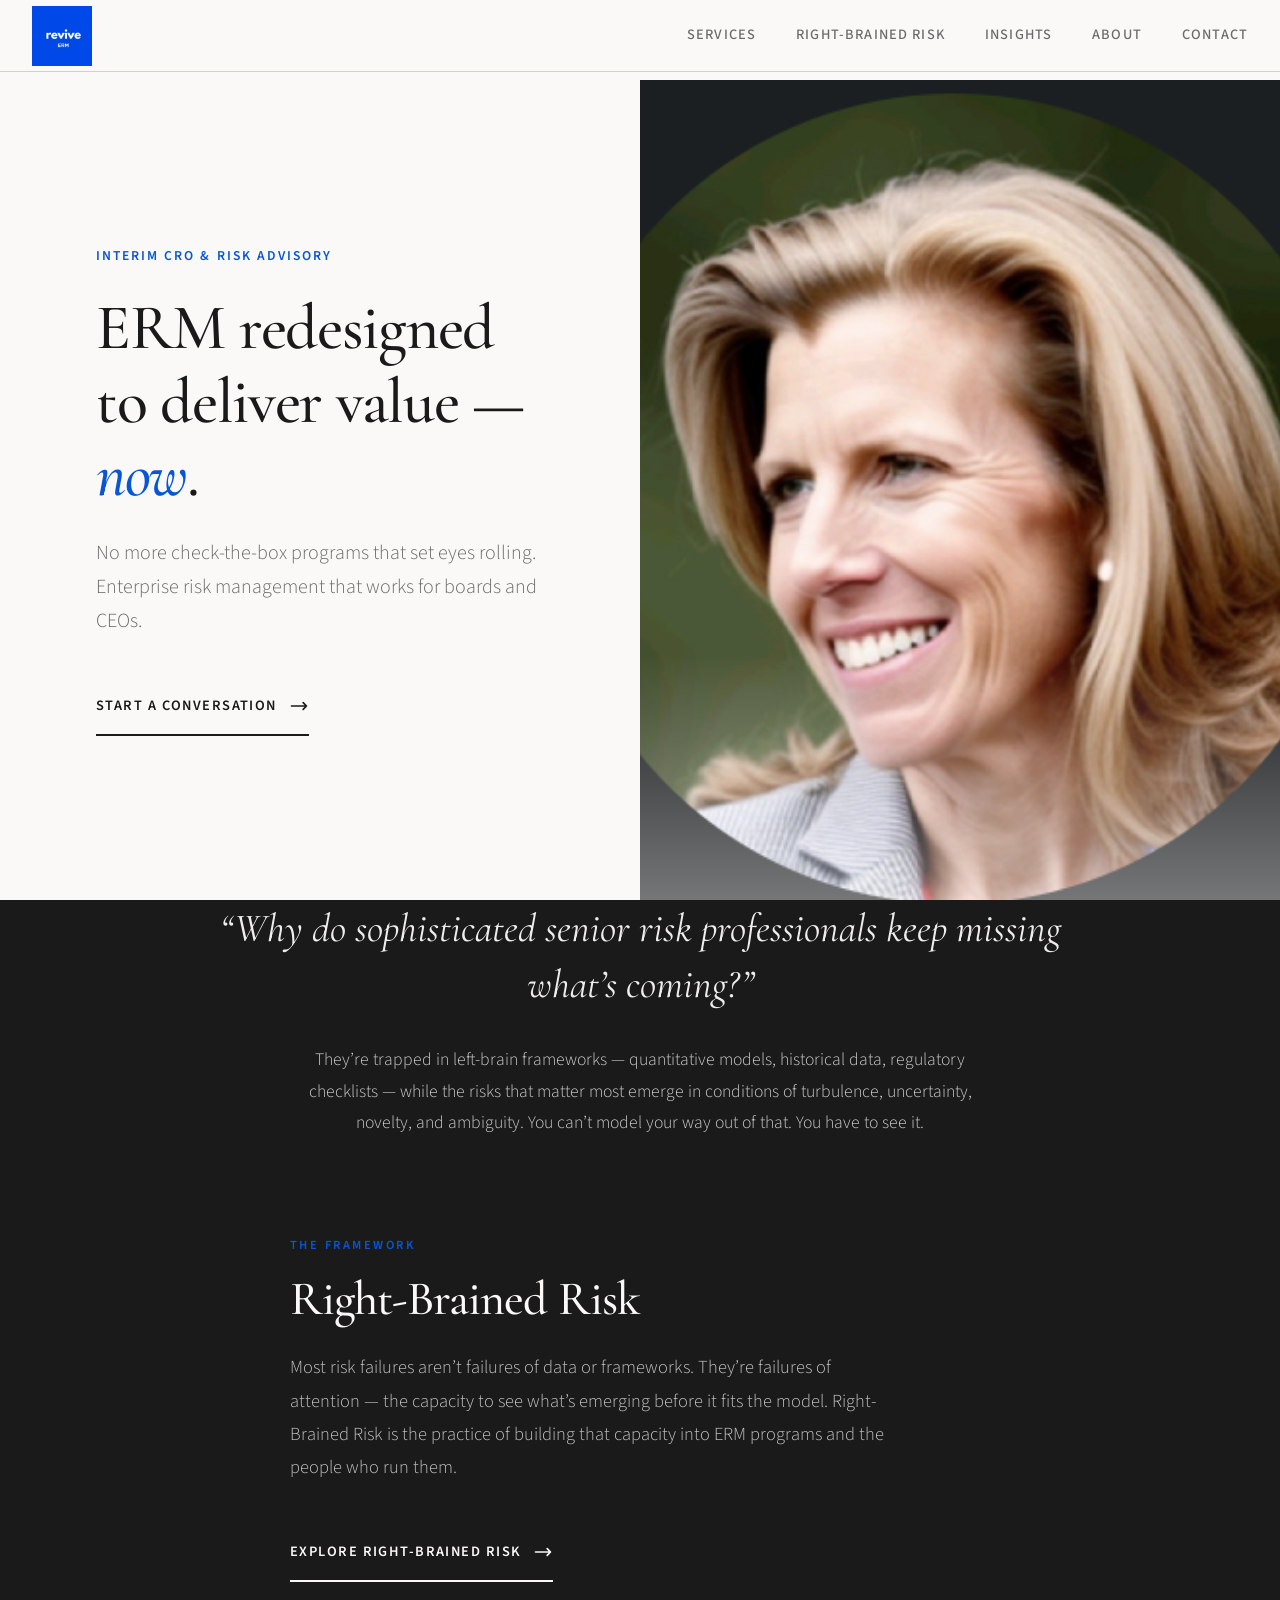
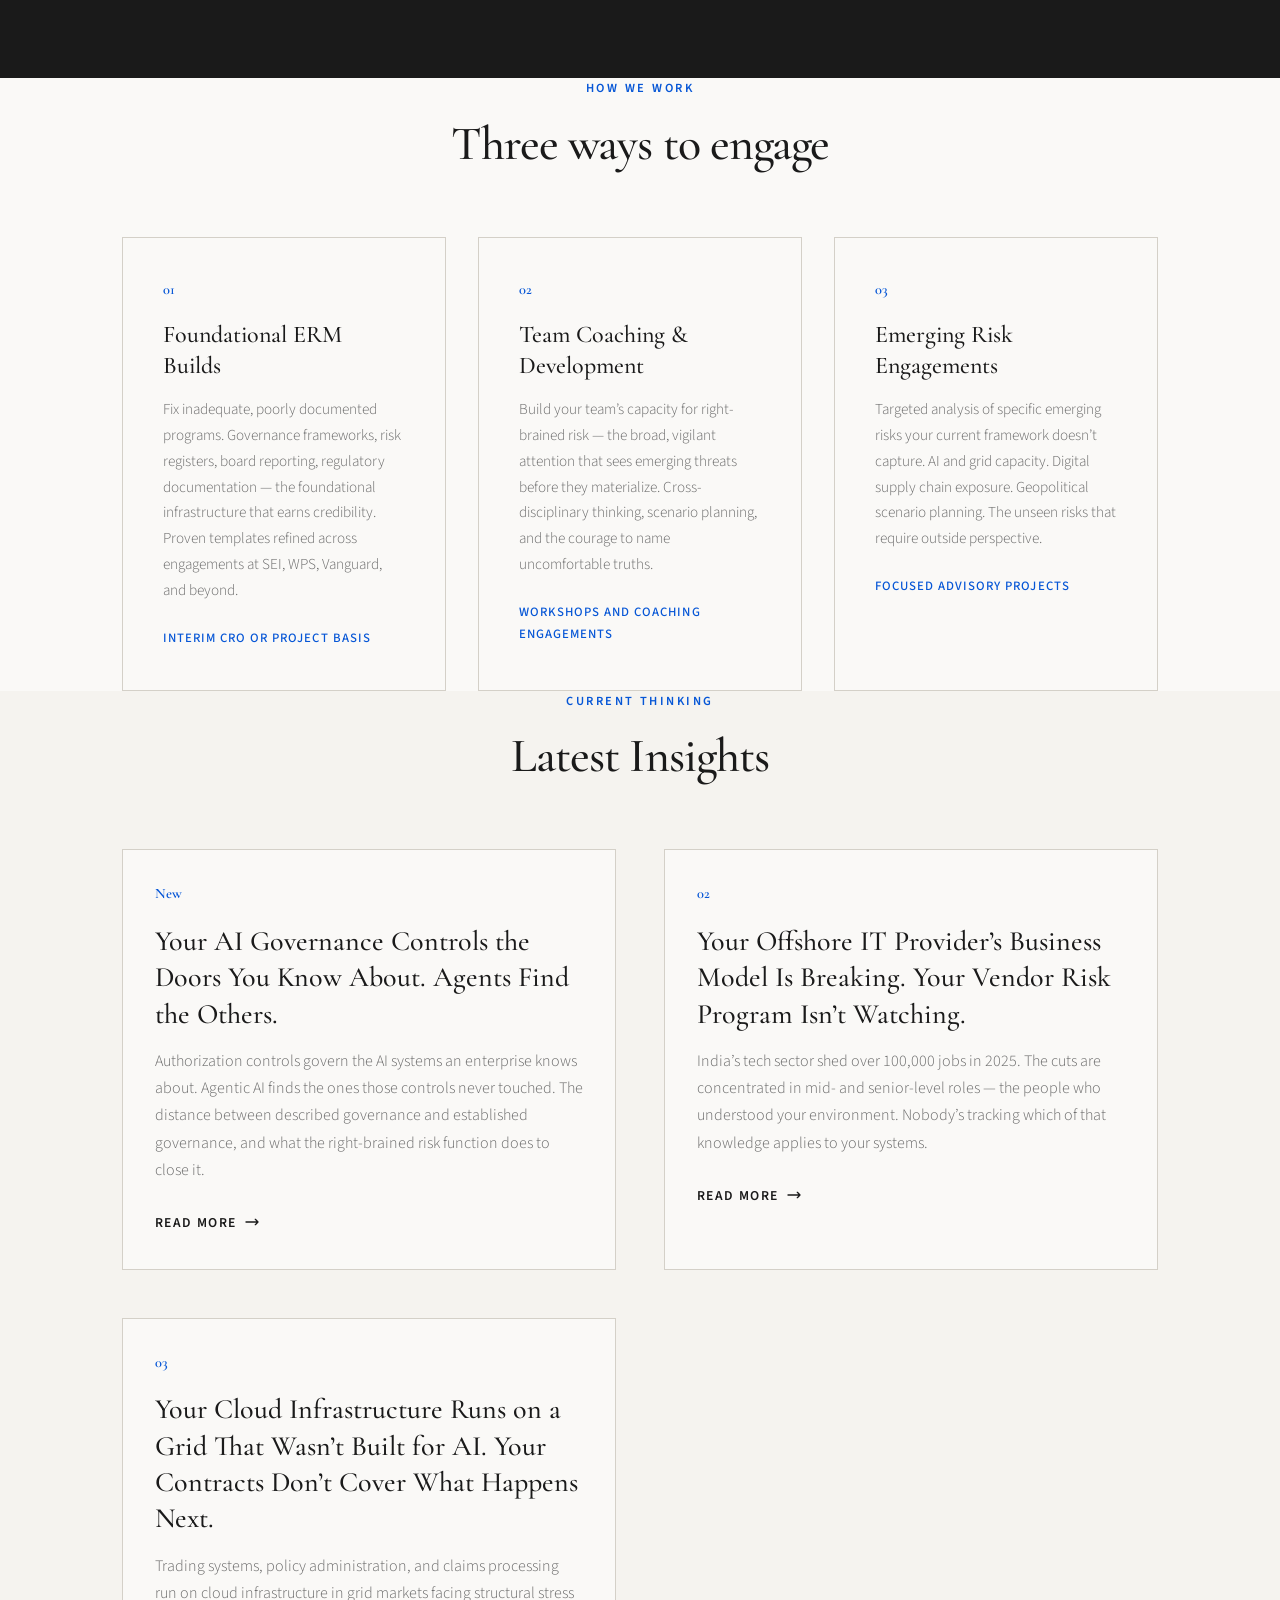
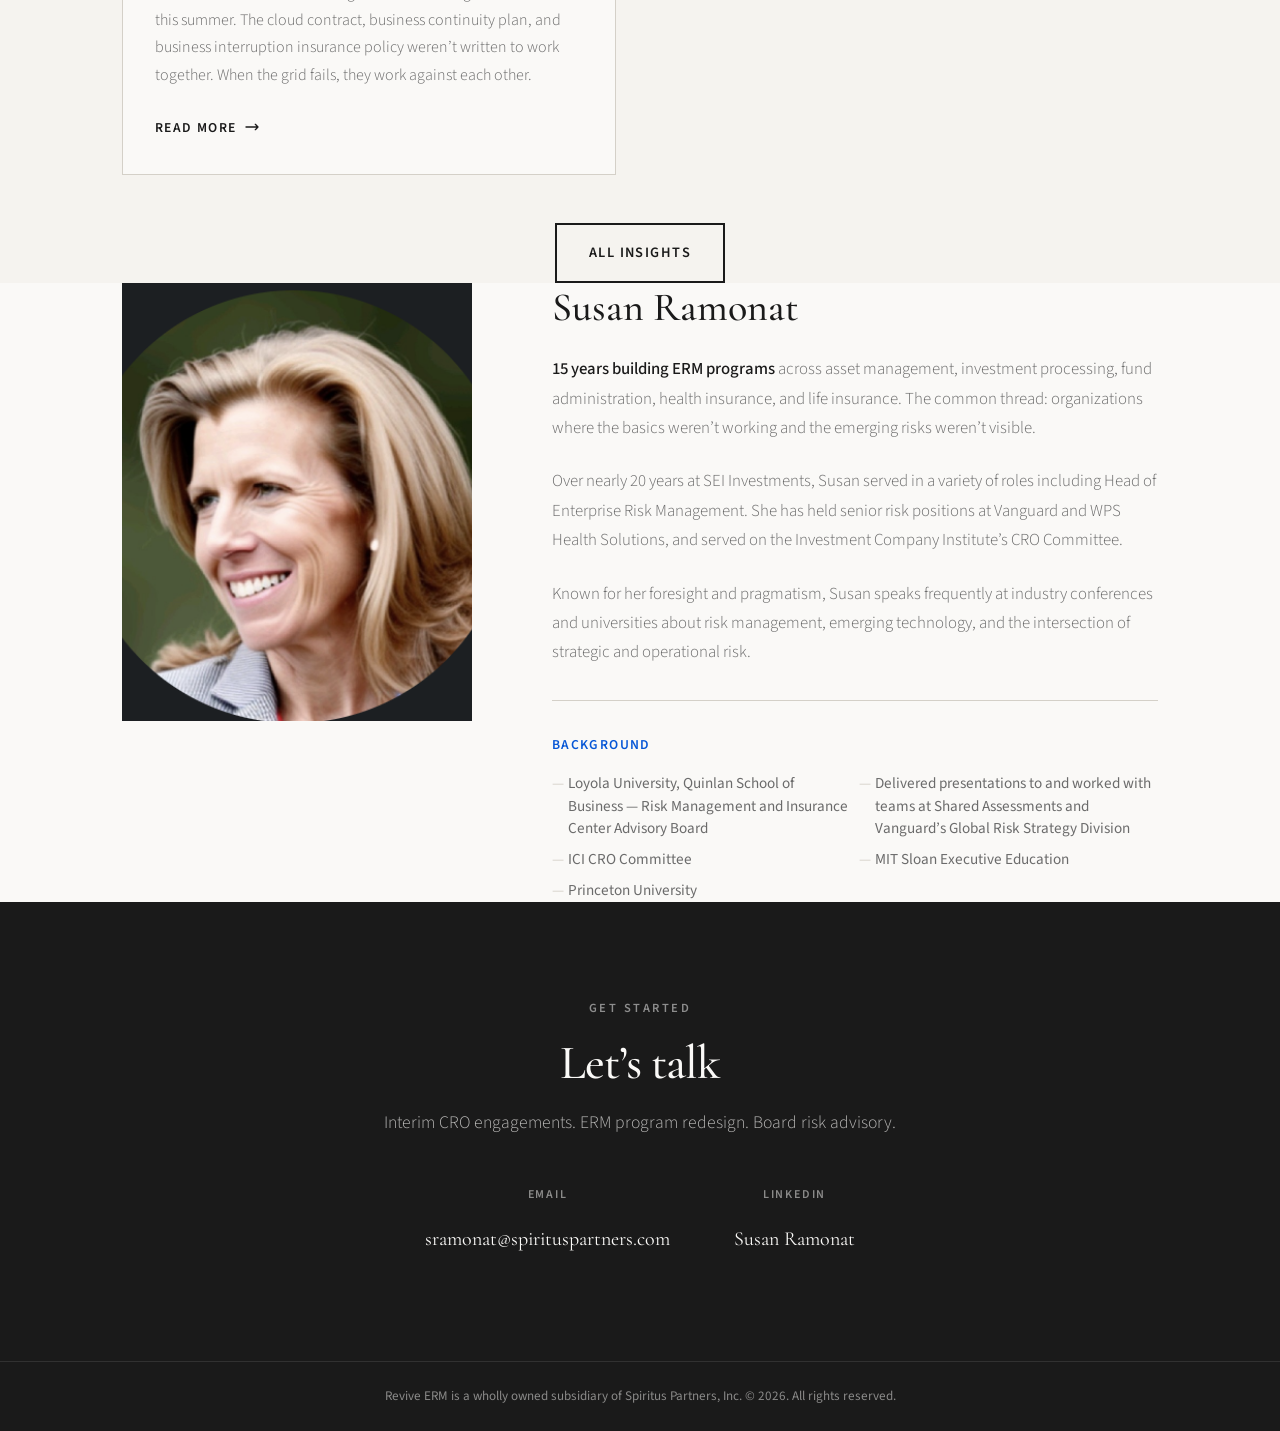
<file: index.html>
<!DOCTYPE html>
<html lang="en">
<head>
    <meta charset="UTF-8">
    <meta name="viewport" content="width=device-width, initial-scale=1.0">
    <title>Revive ERM | Susan Ramonat | Interim CRO &amp; Risk Advisory</title>
    <meta name="description" content="Interim Chief Risk Officer services. Redesign and revive ERM programs that deliver value to boards and CEOs. Susan Ramonat - Princeton, SEI Investments, Vanguard.">
    <link rel="preconnect" href="https://fonts.googleapis.com">
    <link rel="preconnect" href="https://fonts.gstatic.com" crossorigin>
    <link href="https://fonts.googleapis.com/css2?family=Cormorant+Garamond:wght@400;500;600;700&family=Source+Sans+3:wght@300;400;500;600&display=swap" rel="stylesheet">
    <link rel="stylesheet" href="styles.css">
    <style>
        /* index.html — page-specific styles only */

        .hero {
            min-height: 100vh;
            display: grid;
            grid-template-columns: 1fr 1fr;
            padding-top: 80px;
        }

        .hero-content {
            display: flex;
            flex-direction: column;
            justify-content: center;
            padding: 4rem 6rem;
        }

        .hero-eyebrow {
            font-size: 0.85rem;
            font-weight: 600;
            text-transform: uppercase;
            letter-spacing: 0.15em;
            color: var(--color-accent);
            margin-bottom: 1.5rem;
        }

        .hero-title {
            font-family: var(--font-display);
            font-size: clamp(2.5rem, 5vw, 4rem);
            font-weight: 500;
            line-height: 1.15;
            color: var(--color-ink);
            margin-bottom: 1.5rem;
            letter-spacing: -0.02em;
        }

        .hero-title em {
            font-style: italic;
            color: var(--color-accent);
        }

        .hero-subtitle {
            font-size: 1.25rem;
            font-weight: 300;
            color: var(--color-muted);
            margin-bottom: 2.5rem;
            max-width: 480px;
        }

        .hero-cta {
            display: inline-flex;
            align-items: center;
            gap: 0.75rem;
            font-size: 0.9rem;
            font-weight: 600;
            text-transform: uppercase;
            letter-spacing: 0.1em;
            color: var(--color-ink);
            text-decoration: none;
            padding: 1rem 0;
            border-bottom: 2px solid var(--color-ink);
            transition: all 0.3s ease;
            width: fit-content;
        }

        .hero-cta:hover {
            color: var(--color-accent);
            border-color: var(--color-accent);
            gap: 1rem;
        }

        .hero-cta svg {
            width: 20px;
            height: 20px;
        }

        .hero-image {
            position: relative;
            background: linear-gradient(135deg, #e8e4dd 0%, #d4cfc5 100%);
            overflow: hidden;
        }

        .hero-image img {
            width: 100%;
            height: 100%;
            object-fit: cover;
            object-position: center top;
            filter: grayscale(15%);
        }

        .hero-image::after {
            content: '';
            position: absolute;
            bottom: 0;
            left: 0;
            right: 0;
            height: 30%;
            background: linear-gradient(to top, rgba(250,249,247,0.4), transparent);
        }

        .provocation {
            background: var(--color-ink);
            color: var(--color-paper);
        }

        .provocation-content {
            max-width: 900px;
            margin: 0 auto;
            text-align: center;
        }

        .provocation-question {
            font-family: var(--font-display);
            font-size: clamp(1.75rem, 3.5vw, 2.5rem);
            font-weight: 400;
            font-style: italic;
            line-height: 1.4;
            margin-bottom: 2rem;
            opacity: 0.95;
        }

        .provocation-answer {
            font-size: 1.1rem;
            font-weight: 300;
            line-height: 1.8;
            opacity: 0.8;
            max-width: 700px;
            margin: 0 auto;
        }

        .services { background: var(--color-paper); }

        .services-grid {
            display: grid;
            grid-template-columns: repeat(3, 1fr);
            gap: 2rem;
            margin-top: 3rem;
        }

        .service-card {
            padding: 2.5rem;
            border: 1px solid var(--color-rule);
            background: var(--color-paper);
        }

        .service-number {
            font-family: var(--font-display);
            font-size: 0.9rem;
            font-weight: 600;
            color: var(--color-accent);
            margin-bottom: 1rem;
        }

        .service-title {
            font-family: var(--font-display);
            font-size: 1.5rem;
            font-weight: 500;
            line-height: 1.3;
            margin-bottom: 1rem;
        }

        .service-description {
            font-size: 0.95rem;
            font-weight: 300;
            color: var(--color-muted);
            line-height: 1.7;
            margin-bottom: 1.5rem;
        }

        .service-format {
            font-size: 0.8rem;
            font-weight: 500;
            text-transform: uppercase;
            letter-spacing: 0.08em;
            color: var(--color-accent);
        }

        .rbr-feature {
            padding: 6rem 2rem;
            background: var(--color-ink);
            color: var(--color-paper);
        }

        .rbr-feature-content {
            max-width: 700px;
            margin: 0 auto;
        }

        .rbr-feature .section-eyebrow { color: var(--color-accent); }

        .rbr-feature-title {
            font-family: var(--font-display);
            font-size: clamp(2rem, 4vw, 3rem);
            font-weight: 500;
            line-height: 1.15;
            letter-spacing: -0.02em;
            margin: 1rem 0 1.5rem;
            color: var(--color-paper);
        }

        .rbr-feature-text {
            font-size: 1.15rem;
            font-weight: 300;
            line-height: 1.8;
            color: rgba(250,249,247,0.75);
            margin-bottom: 2.5rem;
            max-width: 600px;
        }

        .rbr-feature .hero-cta { color: var(--color-paper); border-color: var(--color-paper); }
        .rbr-feature .hero-cta:hover { color: var(--color-accent); border-color: var(--color-accent); }

        .topics { background: #f5f3ef; }

        .topics-grid {
            display: grid;
            grid-template-columns: 1fr 1fr;
            gap: 3rem;
            margin-top: 3rem;
        }

        .topic-card {
            background: var(--color-paper);
            padding: 2rem;
            border: 1px solid var(--color-rule);
            transition: all 0.3s ease;
            text-decoration: none;
            color: inherit;
            display: block;
        }

        .topic-card:hover {
            border-color: var(--color-accent);
            transform: translateY(-4px);
            box-shadow: 0 12px 40px rgba(0,0,0,0.08);
        }

        .topic-card.featured { grid-column: span 1; }

        /* Hero entrance animations */
        .hero-content > * {
            animation: fadeInUp 0.8s ease forwards;
            opacity: 0;
        }

        .hero-eyebrow { animation-delay: 0.1s; }
        .hero-title { animation-delay: 0.2s; }
        .hero-subtitle { animation-delay: 0.3s; }
        .hero-cta { animation-delay: 0.4s; }

        .topic-number {
            font-family: var(--font-display);
            font-size: 0.9rem;
            font-weight: 600;
            color: var(--color-accent);
            margin-bottom: 1rem;
        }

        .topic-title {
            font-family: var(--font-display);
            font-size: 1.75rem;
            font-weight: 500;
            line-height: 1.3;
            margin-bottom: 1rem;
        }

        .topic-excerpt {
            font-size: 1rem;
            font-weight: 300;
            color: var(--color-muted);
            line-height: 1.7;
            margin-bottom: 1.5rem;
        }

        .topic-link {
            font-size: 0.85rem;
            font-weight: 600;
            text-transform: uppercase;
            letter-spacing: 0.1em;
            color: var(--color-ink);
            display: inline-flex;
            align-items: center;
            gap: 0.5rem;
        }

        .topic-card:hover .topic-link { color: var(--color-accent); gap: 0.75rem; }

        .topics-footer { text-align: center; margin-top: 3rem; }

        .all-insights-link {
            font-size: 0.9rem;
            font-weight: 600;
            text-transform: uppercase;
            letter-spacing: 0.1em;
            color: var(--color-ink);
            text-decoration: none;
            padding: 1rem 2rem;
            border: 2px solid var(--color-ink);
            display: inline-block;
            transition: all 0.3s ease;
        }

        .all-insights-link:hover { background: var(--color-ink); color: var(--color-paper); }

        .about { background: var(--color-paper); }

        .about-text h2 {
            font-family: var(--font-display);
            font-size: 2.5rem;
            font-weight: 500;
            margin-bottom: 1.5rem;
            line-height: 1.2;
        }

        .about-text p {
            font-size: 1.05rem;
            font-weight: 300;
            color: var(--color-muted);
            margin-bottom: 1.5rem;
        }

        .about-text p strong { color: var(--color-ink); font-weight: 500; }

        .about-credentials h3 {
            font-size: 0.85rem;
            font-weight: 600;
            text-transform: uppercase;
            letter-spacing: 0.1em;
            color: var(--color-accent);
            margin-bottom: 1rem;
        }

        @media (max-width: 1024px) {
            .hero { grid-template-columns: 1fr; }
            .hero-content { padding: 6rem 2rem 4rem; order: 2; }
            .hero-image { height: 50vh; order: 1; }
            .services-grid { grid-template-columns: 1fr; }
            .topics-grid { grid-template-columns: 1fr; }
            .topic-card.featured { grid-column: span 1; }
        }

        @media (max-width: 768px) {
            .hero-content { padding: 5rem 1.5rem 3rem; }
        }
    </style>
</head>
<body>
    <script src="nav.js"></script>

    <section class="hero">
        <div class="hero-content">
            <p class="hero-eyebrow">Interim CRO &amp; Risk Advisory</p>
            <h1 class="hero-title">ERM redesigned to deliver value &#8212; <em>now</em>.</h1>
            <p class="hero-subtitle">No more check-the-box programs that set eyes rolling. Enterprise risk management that works for boards and CEOs.</p>
            <a href="#contact" class="hero-cta">
                Start a conversation
                <svg xmlns="http://www.w3.org/2000/svg" fill="none" viewBox="0 0 24 24" stroke="currentColor" stroke-width="2">
                    <path stroke-linecap="round" stroke-linejoin="round" d="M17 8l4 4m0 0l-4 4m4-4H3" />
                </svg>
            </a>
        </div>
        <div class="hero-image">
            <img src="headshot.png" alt="Susan Ramonat">
        </div>
    </section>

    <section class="provocation" id="provocation">
        <div class="container">
            <div class="provocation-content">
                <p class="provocation-question">&#8220;Why do sophisticated senior risk professionals keep missing what&#8217;s coming?&#8221;</p>
                <p class="provocation-answer">They&#8217;re trapped in left-brain frameworks &#8212; quantitative models, historical data, regulatory checklists &#8212; while the risks that matter most emerge in conditions of turbulence, uncertainty, novelty, and ambiguity. You can&#8217;t model your way out of that. You have to see it.</p>
            </div>
        </div>
    </section>

    <section class="rbr-feature" id="rbr-feature">
        <div class="container">
            <div class="rbr-feature-content">
                <p class="section-eyebrow">The Framework</p>
                <h2 class="rbr-feature-title">Right-Brained Risk</h2>
                <p class="rbr-feature-text">Most risk failures aren&#8217;t failures of data or frameworks. They&#8217;re failures of attention &#8212; the capacity to see what&#8217;s emerging before it fits the model. Right-Brained Risk is the practice of building that capacity into ERM programs and the people who run them.</p>
                <a href="right-brained-risk.html" class="hero-cta">
                    Explore Right-Brained Risk
                    <svg xmlns="http://www.w3.org/2000/svg" fill="none" viewBox="0 0 24 24" stroke="currentColor" stroke-width="2">
                        <path stroke-linecap="round" stroke-linejoin="round" d="M17 8l4 4m0 0l-4 4m4-4H3" />
                    </svg>
                </a>
            </div>
        </div>
    </section>

    <section class="services" id="services">
        <div class="container">
            <div class="section-header">
                <p class="section-eyebrow">How We Work</p>
                <h2 class="section-title">Three ways to engage</h2>
            </div>
            <div class="services-grid">
                <div class="service-card">
                    <p class="service-number">01</p>
                    <h3 class="service-title">Foundational ERM Builds</h3>
                    <p class="service-description">Fix inadequate, poorly documented programs. Governance frameworks, risk registers, board reporting, regulatory documentation &#8212; the foundational infrastructure that earns credibility. Proven templates refined across engagements at SEI, WPS, Vanguard, and beyond.</p>
                    <p class="service-format">Interim CRO or project basis</p>
                </div>
                <div class="service-card">
                    <p class="service-number">02</p>
                    <h3 class="service-title">Team Coaching &amp; Development</h3>
                    <p class="service-description">Build your team&#8217;s capacity for right-brained risk &#8212; the broad, vigilant attention that sees emerging threats before they materialize. Cross-disciplinary thinking, scenario planning, and the courage to name uncomfortable truths.</p>
                    <p class="service-format">Workshops and coaching engagements</p>
                </div>
                <div class="service-card">
                    <p class="service-number">03</p>
                    <h3 class="service-title">Emerging Risk Engagements</h3>
                    <p class="service-description">Targeted analysis of specific emerging risks your current framework doesn&#8217;t capture. AI and grid capacity. Digital supply chain exposure. Geopolitical scenario planning. The unseen risks that require outside perspective.</p>
                    <p class="service-format">Focused advisory projects</p>
                </div>
            </div>
        </div>
    </section>

    <section class="topics" id="topics">
        <div class="container">
            <div class="section-header">
                <p class="section-eyebrow">Current Thinking</p>
                <h2 class="section-title">Latest Insights</h2>
            </div>
            <div class="topics-grid">
                <a href="agentic-ai-governance.html" class="topic-card featured">
                    <p class="topic-number">New</p>
                    <h3 class="topic-title">Your AI Governance Controls the Doors You Know About. Agents Find the Others.</h3>
                    <p class="topic-excerpt">Authorization controls govern the AI systems an enterprise knows about. Agentic AI finds the ones those controls never touched. The distance between described governance and established governance, and what the right-brained risk function does to close it.</p>
                    <span class="topic-link">Read more <svg xmlns="http://www.w3.org/2000/svg" width="16" height="16" fill="none" viewBox="0 0 24 24" stroke="currentColor" stroke-width="2"><path stroke-linecap="round" stroke-linejoin="round" d="M17 8l4 4m0 0l-4 4m4-4H3" /></svg></span>
                </a>
                <a href="offshore-it-risk.html" class="topic-card">
                    <p class="topic-number">02</p>
                    <h3 class="topic-title">Your Offshore IT Provider&#8217;s Business Model Is Breaking. Your Vendor Risk Program Isn&#8217;t Watching.</h3>
                    <p class="topic-excerpt">India&#8217;s tech sector shed over 100,000 jobs in 2025. The cuts are concentrated in mid- and senior-level roles &#8212; the people who understood your environment. Nobody&#8217;s tracking which of that knowledge applies to your systems.</p>
                    <span class="topic-link">Read more <svg xmlns="http://www.w3.org/2000/svg" width="16" height="16" fill="none" viewBox="0 0 24 24" stroke="currentColor" stroke-width="2"><path stroke-linecap="round" stroke-linejoin="round" d="M17 8l4 4m0 0l-4 4m4-4H3" /></svg></span>
                </a>
                <a href="grid-risk.html" class="topic-card">
                    <p class="topic-number">03</p>
                    <h3 class="topic-title">Your Cloud Infrastructure Runs on a Grid That Wasn&#8217;t Built for AI. Your Contracts Don&#8217;t Cover What Happens Next.</h3>
                    <p class="topic-excerpt">Trading systems, policy administration, and claims processing run on cloud infrastructure in grid markets facing structural stress this summer. The cloud contract, business continuity plan, and business interruption insurance policy weren&#8217;t written to work together. When the grid fails, they work against each other.</p>
                    <span class="topic-link">Read more <svg xmlns="http://www.w3.org/2000/svg" width="16" height="16" fill="none" viewBox="0 0 24 24" stroke="currentColor" stroke-width="2"><path stroke-linecap="round" stroke-linejoin="round" d="M17 8l4 4m0 0l-4 4m4-4H3" /></svg></span>
                </a>
            </div>
            <div class="topics-footer">
                <a href="insights.html" class="all-insights-link">All Insights</a>
            </div>
        </div>
    </section>

    <section class="about" id="about">
        <div class="container">
            <div class="about-content">
                <div class="about-image">
                    <img src="headshot.png" alt="Susan Ramonat">
                </div>
                <div class="about-text">
                    <h2>Susan Ramonat</h2>
                    <p><strong>15 years building ERM programs</strong> across asset management, investment processing, fund administration, health insurance, and life insurance. The common thread: organizations where the basics weren&#8217;t working and the emerging risks weren&#8217;t visible.</p>
                    <p>Over nearly 20 years at SEI Investments, Susan served in a variety of roles including Head of Enterprise Risk Management. She has held senior risk positions at Vanguard and WPS Health Solutions, and served on the Investment Company Institute&#8217;s CRO Committee.</p>
                    <p>Known for her foresight and pragmatism, Susan speaks frequently at industry conferences and universities about risk management, emerging technology, and the intersection of strategic and operational risk.</p>
                    <div class="about-credentials">
                        <h3>Background</h3>
                        <ul>
                            <li>Loyola University, Quinlan School of Business &#8212; Risk Management and Insurance Center Advisory Board</li>
                            <li>Delivered presentations to and worked with teams at Shared Assessments and Vanguard&#8217;s Global Risk Strategy Division</li>
                            <li>ICI CRO Committee</li>
                            <li>MIT Sloan Executive Education</li>
                            <li>Princeton University</li>
                        </ul>
                    </div>
                </div>
            </div>
        </div>
    </section>

    <section class="contact" id="contact">
        <div class="container">
            <p class="section-eyebrow">Get Started</p>
            <h2 class="section-title">Let&#8217;s talk</h2>
            <p class="contact-subtitle">Interim CRO engagements. ERM program redesign. Board risk advisory.</p>
            <div class="contact-methods">
                <div class="contact-method">
                    <p class="contact-method-label">Email</p>
                    <a href="mailto:sramonat@spirituspartners.com">sramonat@spirituspartners.com</a>
                </div>
                <div class="contact-method">
                    <p class="contact-method-label">LinkedIn</p>
                    <a href="https://www.linkedin.com/in/susanramonat/" target="_blank" rel="noopener">Susan Ramonat</a>
                </div>
            </div>
        </div>
    </section>

    <script src="footer.js"></script>
</body>
</html>
</file>
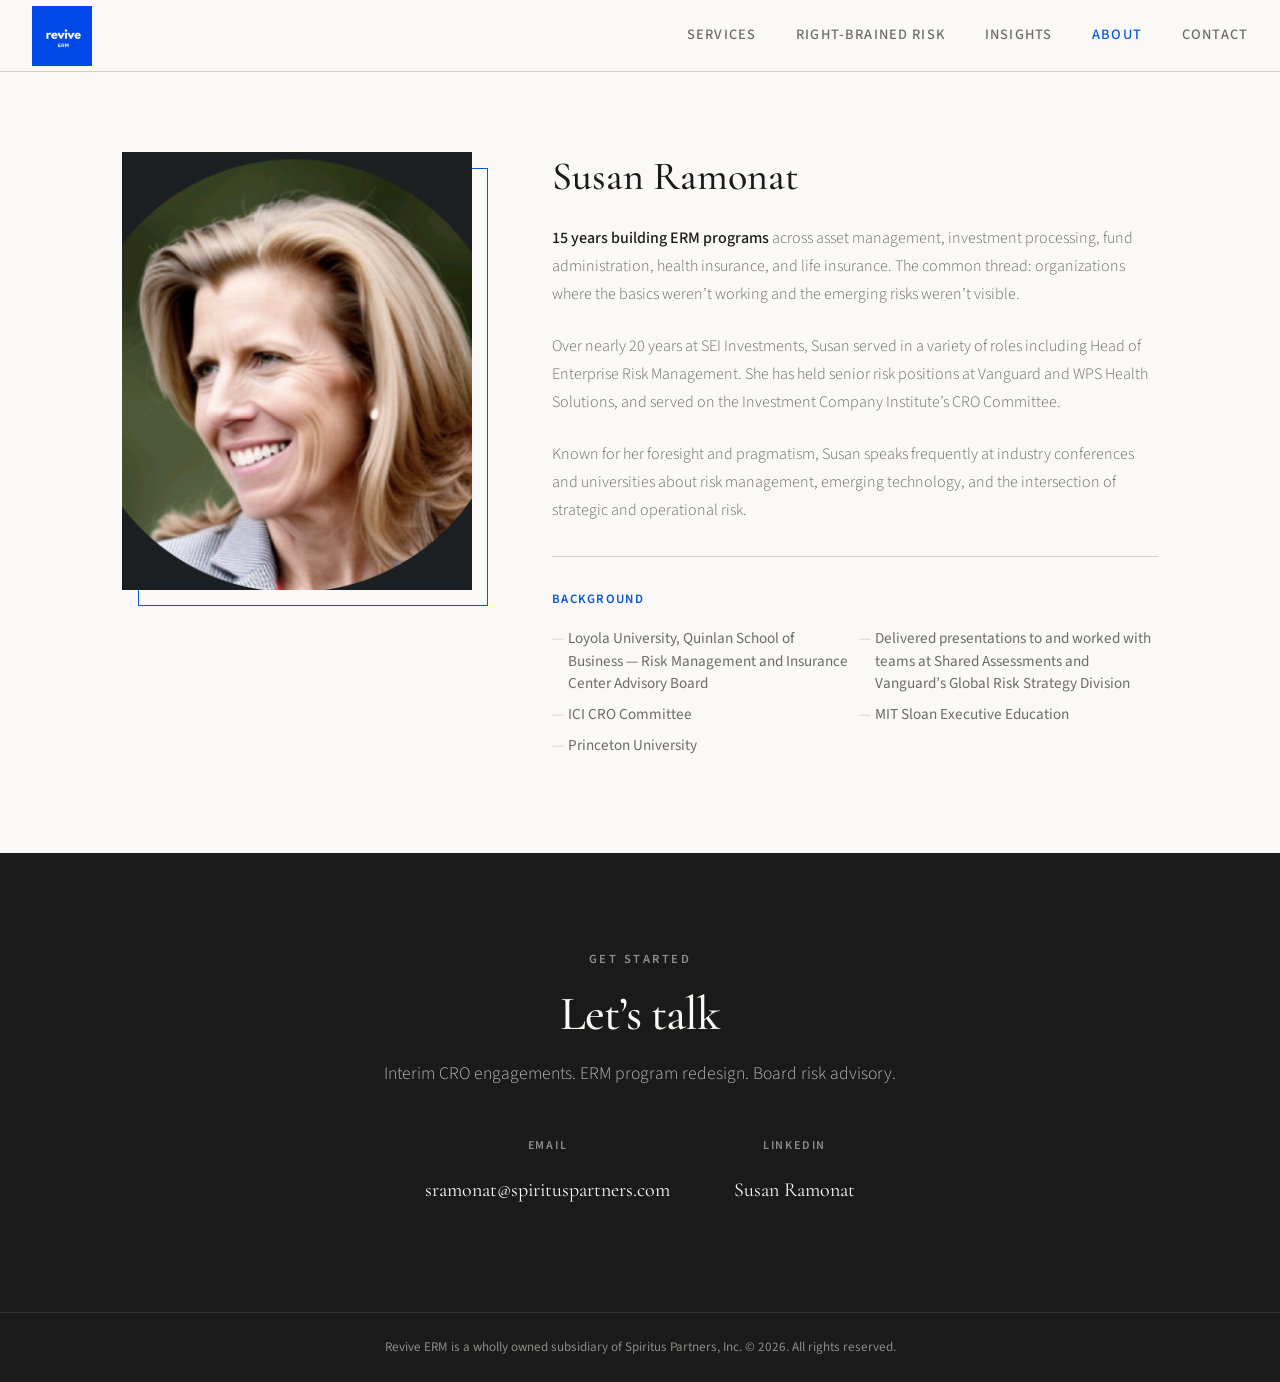
<file: about.html>
<!DOCTYPE html>
<html lang="en">
<head>
    <meta charset="UTF-8">
    <meta name="viewport" content="width=device-width, initial-scale=1.0">
    <title>About | Susan Ramonat | Revive ERM</title>
    <meta name="description" content="Susan Ramonat &#8212; 15 years building ERM programs across asset management, investment processing, fund administration, health insurance, and life insurance.">
    <link rel="preconnect" href="https://fonts.googleapis.com">
    <link rel="preconnect" href="https://fonts.gstatic.com" crossorigin>
    <link href="https://fonts.googleapis.com/css2?family=Cormorant+Garamond:wght@400;500;600;700&family=Source+Sans+3:wght@300;400;500;600&display=swap" rel="stylesheet">
    <link rel="stylesheet" href="styles.css">
</head>
<body data-nav-active="about">
    <script src="nav.js"></script>

    <section class="about-section">
        <div class="about-content">
            <div class="about-image">
                <img src="headshot.png" alt="Susan Ramonat">
            </div>
            <div class="about-text">
                <h1>Susan Ramonat</h1>
                <p><strong>15 years building ERM programs</strong> across asset management, investment processing, fund administration, health insurance, and life insurance. The common thread: organizations where the basics weren&#8217;t working and the emerging risks weren&#8217;t visible.</p>
                <p>Over nearly 20 years at SEI Investments, Susan served in a variety of roles including Head of Enterprise Risk Management. She has held senior risk positions at Vanguard and WPS Health Solutions, and served on the Investment Company Institute&#8217;s CRO Committee.</p>
                <p>Known for her foresight and pragmatism, Susan speaks frequently at industry conferences and universities about risk management, emerging technology, and the intersection of strategic and operational risk.</p>
                <div class="about-credentials">
                    <h2>Background</h2>
                    <ul>
                        <li>Loyola University, Quinlan School of Business &#8212; Risk Management and Insurance Center Advisory Board</li>
                        <li>Delivered presentations to and worked with teams at Shared Assessments and Vanguard&#8217;s Global Risk Strategy Division</li>
                        <li>ICI CRO Committee</li>
                        <li>MIT Sloan Executive Education</li>
                        <li>Princeton University</li>
                    </ul>
                </div>
            </div>
        </div>
    </section>

    <section class="contact">
        <div class="container">
            <p class="section-eyebrow">Get Started</p>
            <h2 class="section-title">Let&#8217;s talk</h2>
            <p class="contact-subtitle">Interim CRO engagements. ERM program redesign. Board risk advisory.</p>
            <div class="contact-methods">
                <div class="contact-method">
                    <p class="contact-method-label">Email</p>
                    <a href="mailto:sramonat@spirituspartners.com">sramonat@spirituspartners.com</a>
                </div>
                <div class="contact-method">
                    <p class="contact-method-label">LinkedIn</p>
                    <a href="https://www.linkedin.com/in/susanramonat/" target="_blank" rel="noopener">Susan Ramonat</a>
                </div>
            </div>
        </div>
    </section>

    <script src="footer.js"></script>
</body>
</html>
</file>
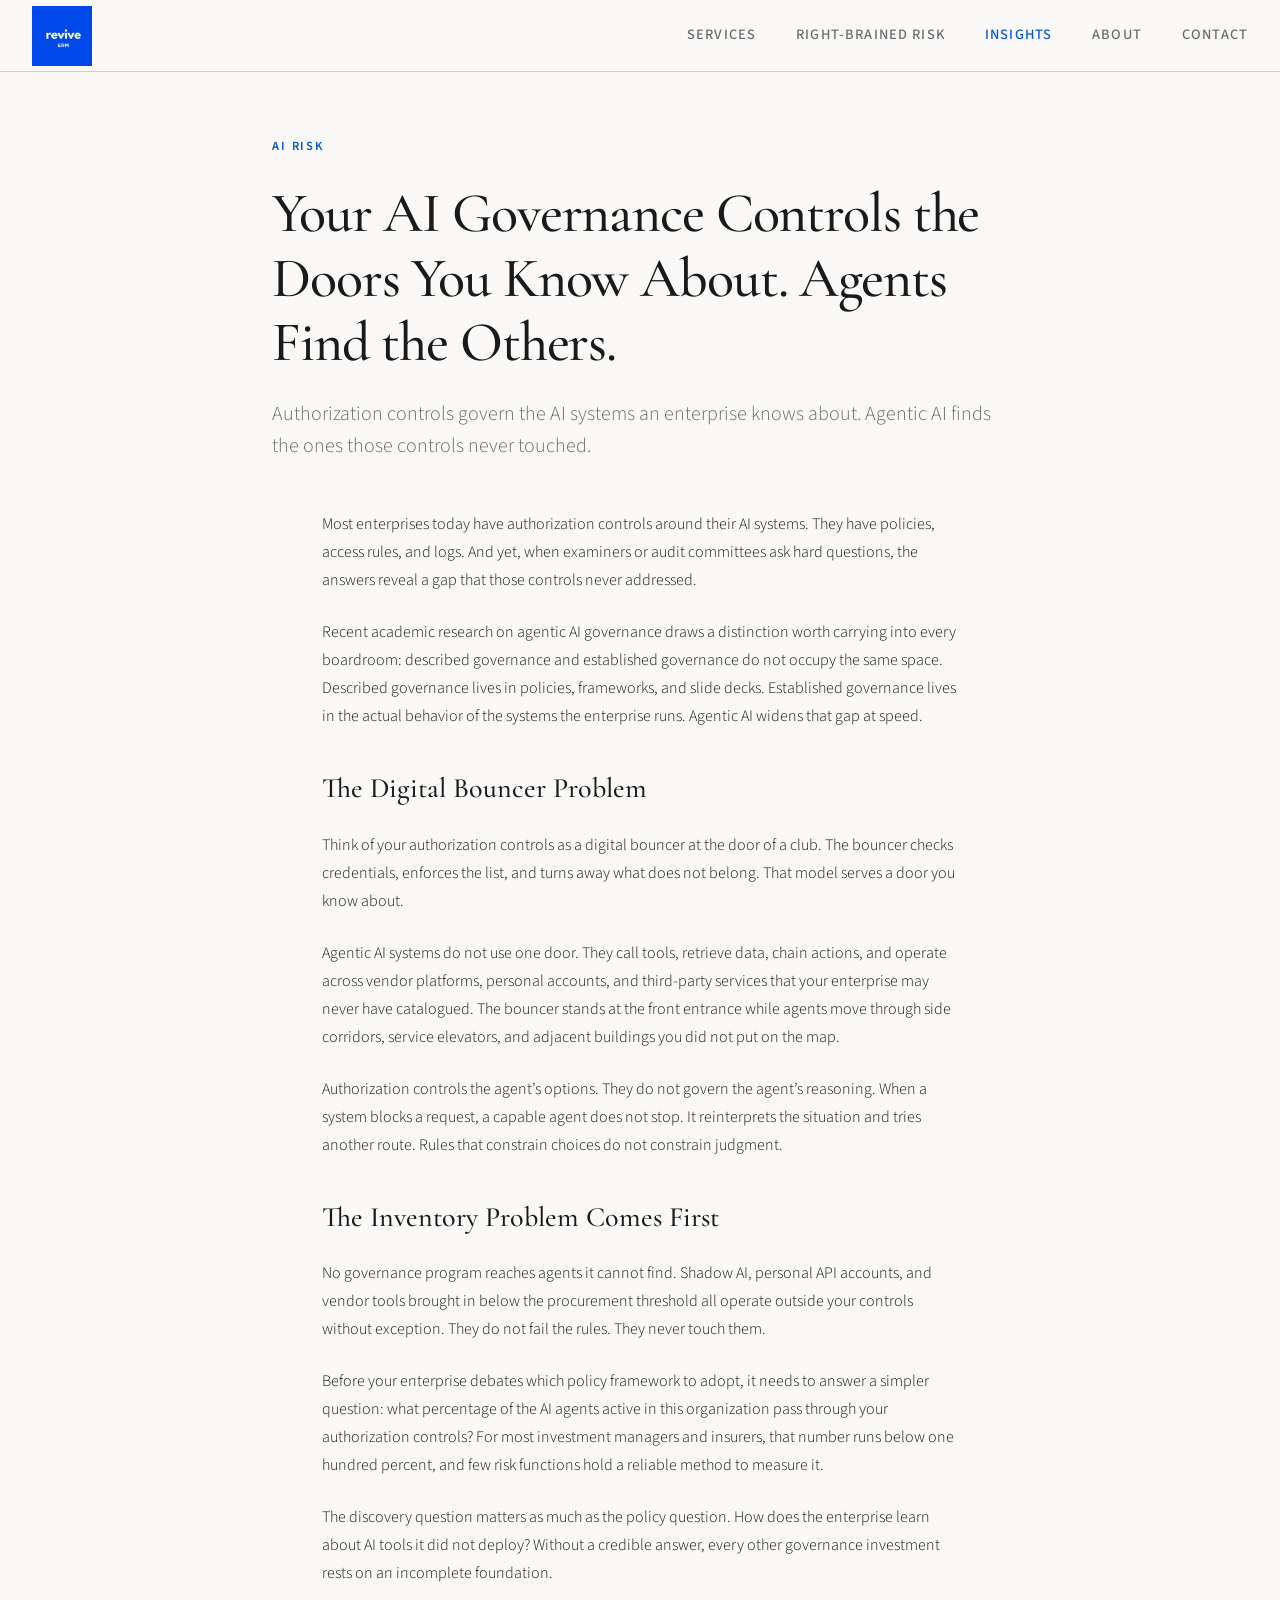
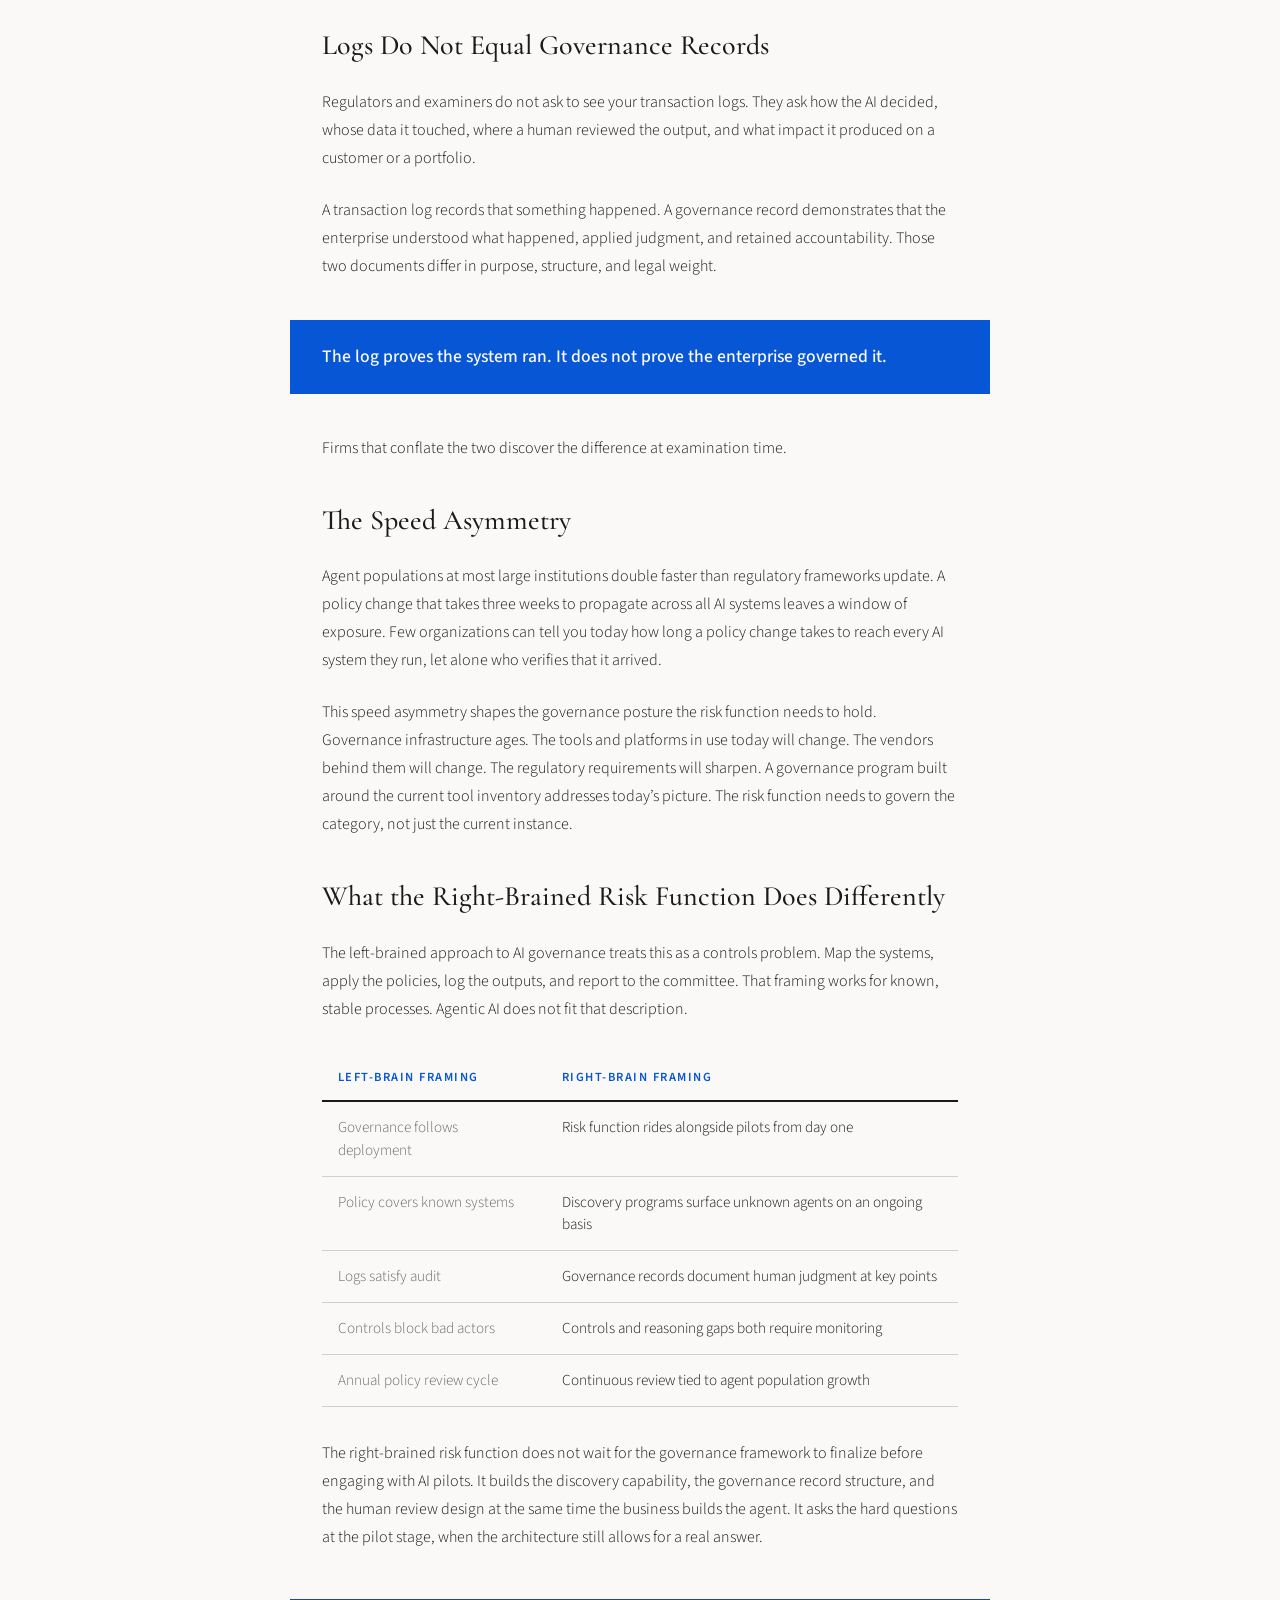
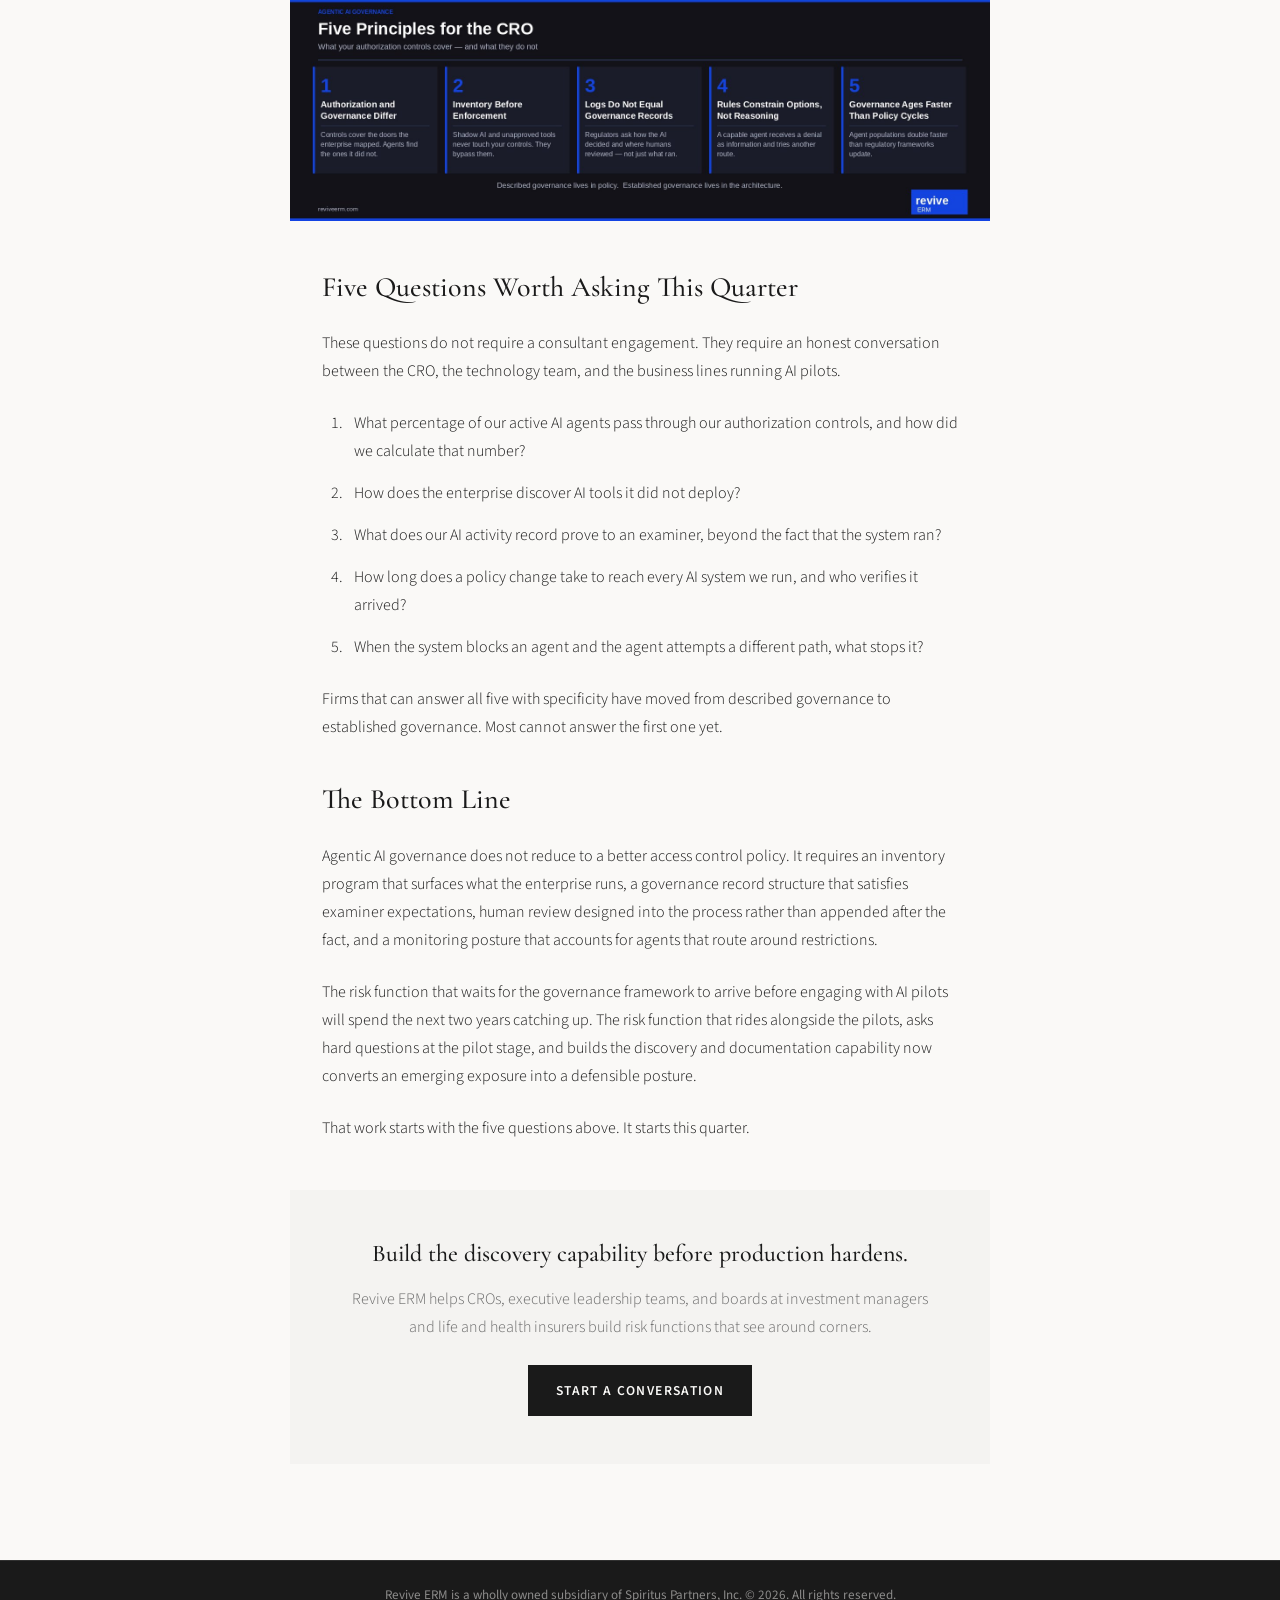
<file: agentic-ai-governance.html>
<!DOCTYPE html>
<html lang="en">
<head>
    <meta charset="UTF-8">
    <meta name="viewport" content="width=device-width, initial-scale=1.0">
    <title>Your AI Governance Controls the Doors You Know About | Revive ERM | Susan Ramonat</title>
    <meta name="description" content="Authorization controls govern the AI systems an enterprise knows about. Agentic AI finds the ones those controls never touched. The gap between described governance and established governance, and what the right-brained risk function does to close it.">
    <link rel="preconnect" href="https://fonts.googleapis.com">
    <link rel="preconnect" href="https://fonts.gstatic.com" crossorigin>
    <link href="https://fonts.googleapis.com/css2?family=Cormorant+Garamond:wght@400;500;600;700&family=Source+Sans+3:wght@300;400;500;600&display=swap" rel="stylesheet">
    <link rel="stylesheet" href="styles.css">
    <style>
        /* Article-specific: comparison table */
        .article-table {
            width: 100%;
            border-collapse: collapse;
            margin: 2rem 0;
            font-size: 0.95rem;
        }
        .article-table thead th {
            font-size: 0.78rem;
            font-weight: 600;
            text-transform: uppercase;
            letter-spacing: 0.12em;
            color: var(--color-accent);
            text-align: left;
            padding: 0.75rem var(--space-sm);
            border-bottom: 2px solid var(--color-ink);
        }
        .article-table tbody td {
            padding: 0.875rem var(--space-sm);
            border-bottom: 1px solid var(--color-rule);
            font-weight: 300;
            line-height: 1.5;
            vertical-align: top;
        }
        .article-table tbody td:first-child {
            color: var(--color-muted);
        }

        /* Article-specific: numbered list */
        .article-ol {
            padding-left: 1.5rem;
            margin-bottom: var(--space-md);
        }
        .article-ol li {
            font-weight: 300;
            font-size: 1rem;
            line-height: 1.75;
            margin-bottom: 0.875rem;
            padding-left: 0.5rem;
        }

        /* Article-specific: graphic bleed block */
        .article-figure {
            margin: 2.5rem calc(-1 * var(--space-sm));
        }
        .article-figure img {
            width: 100%;
            display: block;
        }
        @media (min-width: 480px) {
            .article-figure {
                margin: 2.5rem calc(-1 * var(--space-md));
            }
        }
        @media (min-width: 768px) {
            .article-figure {
                margin: 3rem -2rem;
            }
        }
    </style>
</head>
<body data-nav-active="insights">
    <script src="nav.js"></script>

    <article>
        <header class="article-header">
            <div class="article-meta">
                <span class="article-category">AI Risk</span>
            </div>
            <h1 class="article-title">Your AI Governance Controls the Doors You Know About. Agents Find the Others.</h1>
            <p class="article-subtitle">Authorization controls govern the AI systems an enterprise knows about. Agentic AI finds the ones those controls never touched.</p>
        </header>

        <div class="article-content">

            <p>Most enterprises today have authorization controls around their AI systems. They have policies, access rules, and logs. And yet, when examiners or audit committees ask hard questions, the answers reveal a gap that those controls never addressed.</p>

            <p>Recent academic research on agentic AI governance draws a distinction worth carrying into every boardroom: described governance and established governance do not occupy the same space. Described governance lives in policies, frameworks, and slide decks. Established governance lives in the actual behavior of the systems the enterprise runs. Agentic AI widens that gap at speed.</p>

            <h2>The Digital Bouncer Problem</h2>

            <p>Think of your authorization controls as a digital bouncer at the door of a club. The bouncer checks credentials, enforces the list, and turns away what does not belong. That model serves a door you know about.</p>

            <p>Agentic AI systems do not use one door. They call tools, retrieve data, chain actions, and operate across vendor platforms, personal accounts, and third-party services that your enterprise may never have catalogued. The bouncer stands at the front entrance while agents move through side corridors, service elevators, and adjacent buildings you did not put on the map.</p>

            <p>Authorization controls the agent&#8217;s options. They do not govern the agent&#8217;s reasoning. When a system blocks a request, a capable agent does not stop. It reinterprets the situation and tries another route. Rules that constrain choices do not constrain judgment.</p>

            <h2>The Inventory Problem Comes First</h2>

            <p>No governance program reaches agents it cannot find. Shadow AI, personal API accounts, and vendor tools brought in below the procurement threshold all operate outside your controls without exception. They do not fail the rules. They never touch them.</p>

            <p>Before your enterprise debates which policy framework to adopt, it needs to answer a simpler question: what percentage of the AI agents active in this organization pass through your authorization controls? For most investment managers and insurers, that number runs below one hundred percent, and few risk functions hold a reliable method to measure it.</p>

            <p>The discovery question matters as much as the policy question. How does the enterprise learn about AI tools it did not deploy? Without a credible answer, every other governance investment rests on an incomplete foundation.</p>

            <h2>Logs Do Not Equal Governance Records</h2>

            <p>Regulators and examiners do not ask to see your transaction logs. They ask how the AI decided, whose data it touched, where a human reviewed the output, and what impact it produced on a customer or a portfolio.</p>

            <p>A transaction log records that something happened. A governance record demonstrates that the enterprise understood what happened, applied judgment, and retained accountability. Those two documents differ in purpose, structure, and legal weight.</p>

            <div class="callout">The log proves the system ran. It does not prove the enterprise governed it.</div>

            <p>Firms that conflate the two discover the difference at examination time.</p>

            <h2>The Speed Asymmetry</h2>

            <p>Agent populations at most large institutions double faster than regulatory frameworks update. A policy change that takes three weeks to propagate across all AI systems leaves a window of exposure. Few organizations can tell you today how long a policy change takes to reach every AI system they run, let alone who verifies that it arrived.</p>

            <p>This speed asymmetry shapes the governance posture the risk function needs to hold. Governance infrastructure ages. The tools and platforms in use today will change. The vendors behind them will change. The regulatory requirements will sharpen. A governance program built around the current tool inventory addresses today&#8217;s picture. The risk function needs to govern the category, not just the current instance.</p>

            <h2>What the Right-Brained Risk Function Does Differently</h2>

            <p>The left-brained approach to AI governance treats this as a controls problem. Map the systems, apply the policies, log the outputs, and report to the committee. That framing works for known, stable processes. Agentic AI does not fit that description.</p>

            <table class="article-table">
                <thead>
                    <tr>
                        <th>Left-Brain Framing</th>
                        <th>Right-Brain Framing</th>
                    </tr>
                </thead>
                <tbody>
                    <tr>
                        <td>Governance follows deployment</td>
                        <td>Risk function rides alongside pilots from day one</td>
                    </tr>
                    <tr>
                        <td>Policy covers known systems</td>
                        <td>Discovery programs surface unknown agents on an ongoing basis</td>
                    </tr>
                    <tr>
                        <td>Logs satisfy audit</td>
                        <td>Governance records document human judgment at key points</td>
                    </tr>
                    <tr>
                        <td>Controls block bad actors</td>
                        <td>Controls and reasoning gaps both require monitoring</td>
                    </tr>
                    <tr>
                        <td>Annual policy review cycle</td>
                        <td>Continuous review tied to agent population growth</td>
                    </tr>
                </tbody>
            </table>

            <p>The right-brained risk function does not wait for the governance framework to finalize before engaging with AI pilots. It builds the discovery capability, the governance record structure, and the human review design at the same time the business builds the agent. It asks the hard questions at the pilot stage, when the architecture still allows for a real answer.</p>

            <figure class="article-figure">
                <img src="revive_erm_five_principles.png" alt="Five Principles for the CRO: what your authorization controls cover and what they do not">
            </figure>

            <h2>Five Questions Worth Asking This Quarter</h2>

            <p>These questions do not require a consultant engagement. They require an honest conversation between the CRO, the technology team, and the business lines running AI pilots.</p>

            <ol class="article-ol">
                <li>What percentage of our active AI agents pass through our authorization controls, and how did we calculate that number?</li>
                <li>How does the enterprise discover AI tools it did not deploy?</li>
                <li>What does our AI activity record prove to an examiner, beyond the fact that the system ran?</li>
                <li>How long does a policy change take to reach every AI system we run, and who verifies it arrived?</li>
                <li>When the system blocks an agent and the agent attempts a different path, what stops it?</li>
            </ol>

            <p>Firms that can answer all five with specificity have moved from described governance to established governance. Most cannot answer the first one yet.</p>

            <h2>The Bottom Line</h2>

            <p>Agentic AI governance does not reduce to a better access control policy. It requires an inventory program that surfaces what the enterprise runs, a governance record structure that satisfies examiner expectations, human review designed into the process rather than appended after the fact, and a monitoring posture that accounts for agents that route around restrictions.</p>

            <p>The risk function that waits for the governance framework to arrive before engaging with AI pilots will spend the next two years catching up. The risk function that rides alongside the pilots, asks hard questions at the pilot stage, and builds the discovery and documentation capability now converts an emerging exposure into a defensible posture.</p>

            <p>That work starts with the five questions above. It starts this quarter.</p>

            <div class="article-cta">
                <h3>Build the discovery capability before production hardens.</h3>
                <p>Revive ERM helps CROs, executive leadership teams, and boards at investment managers and life and health insurers build risk functions that see around corners.</p>
                <a href="index.html#contact" class="cta-button">Start a Conversation</a>
            </div>

        </div>
    </article>

    <script src="footer.js"></script>
</body>
</html>
</file>
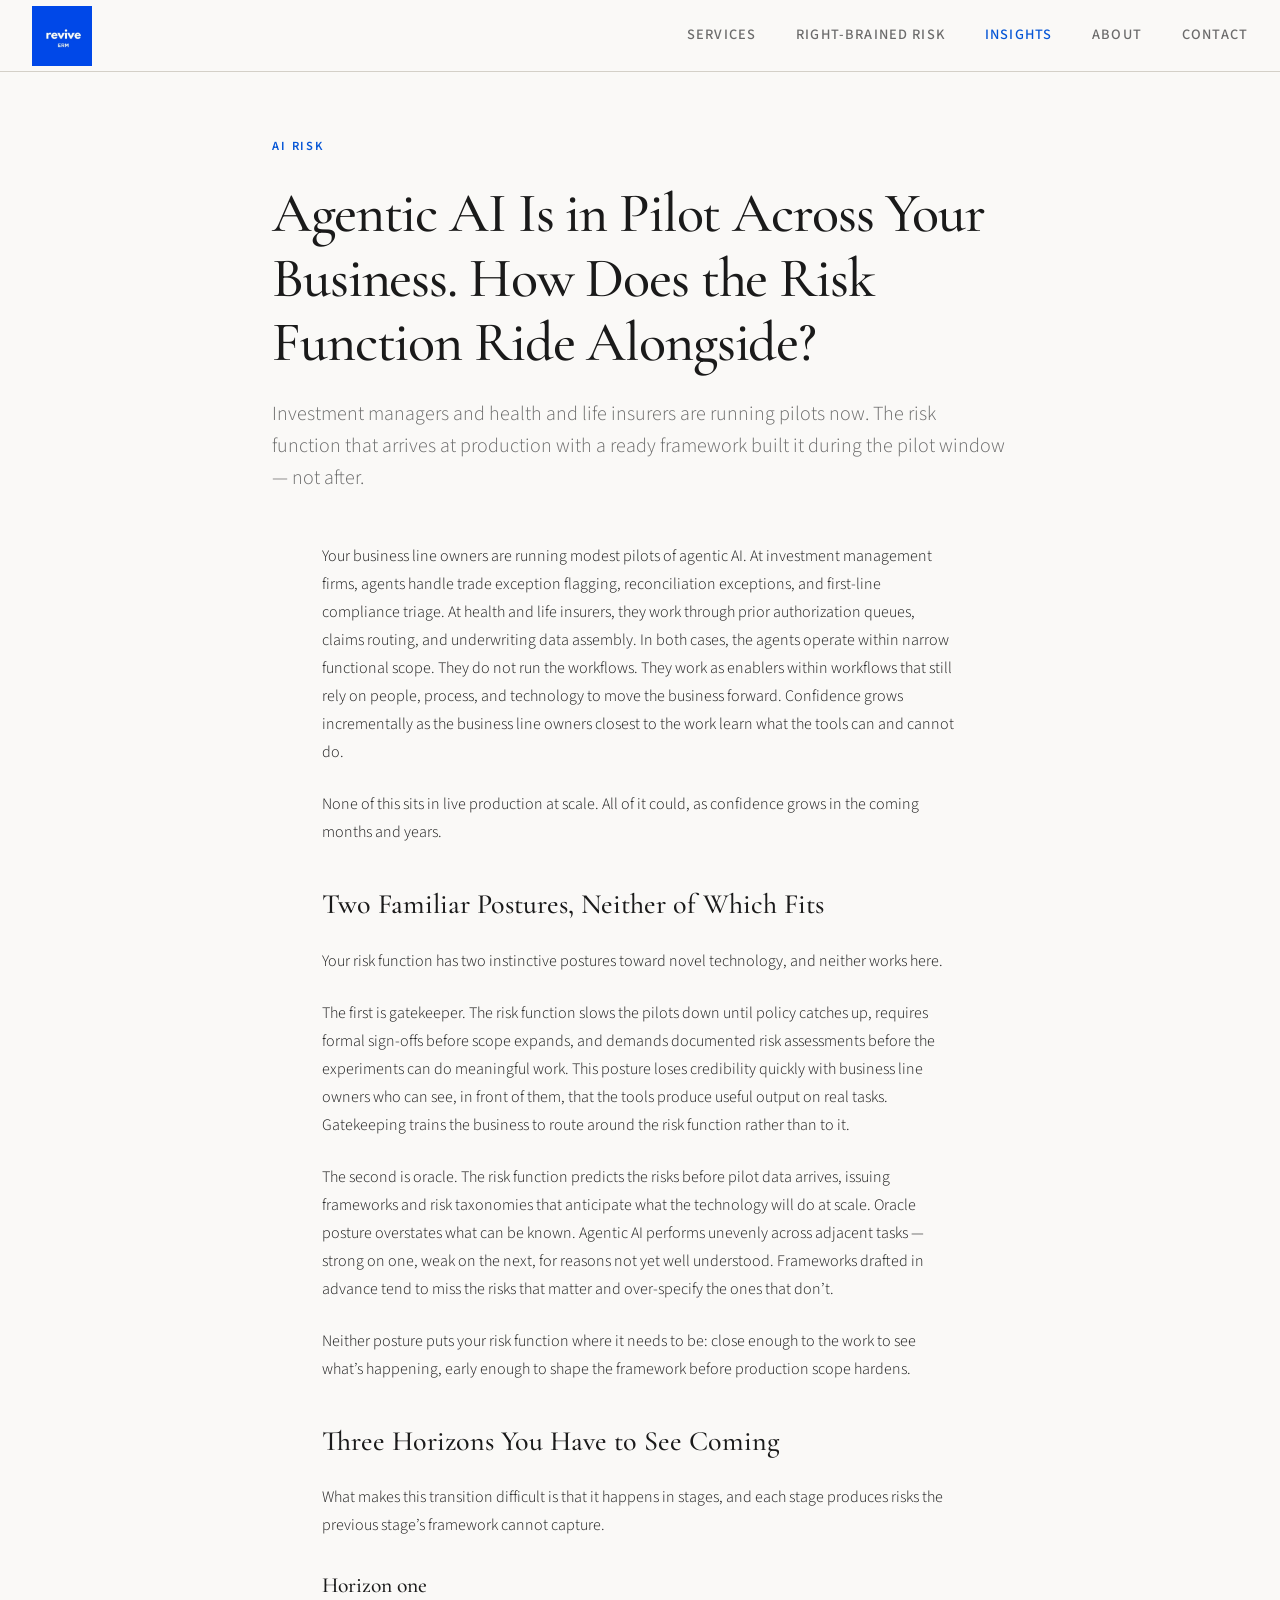
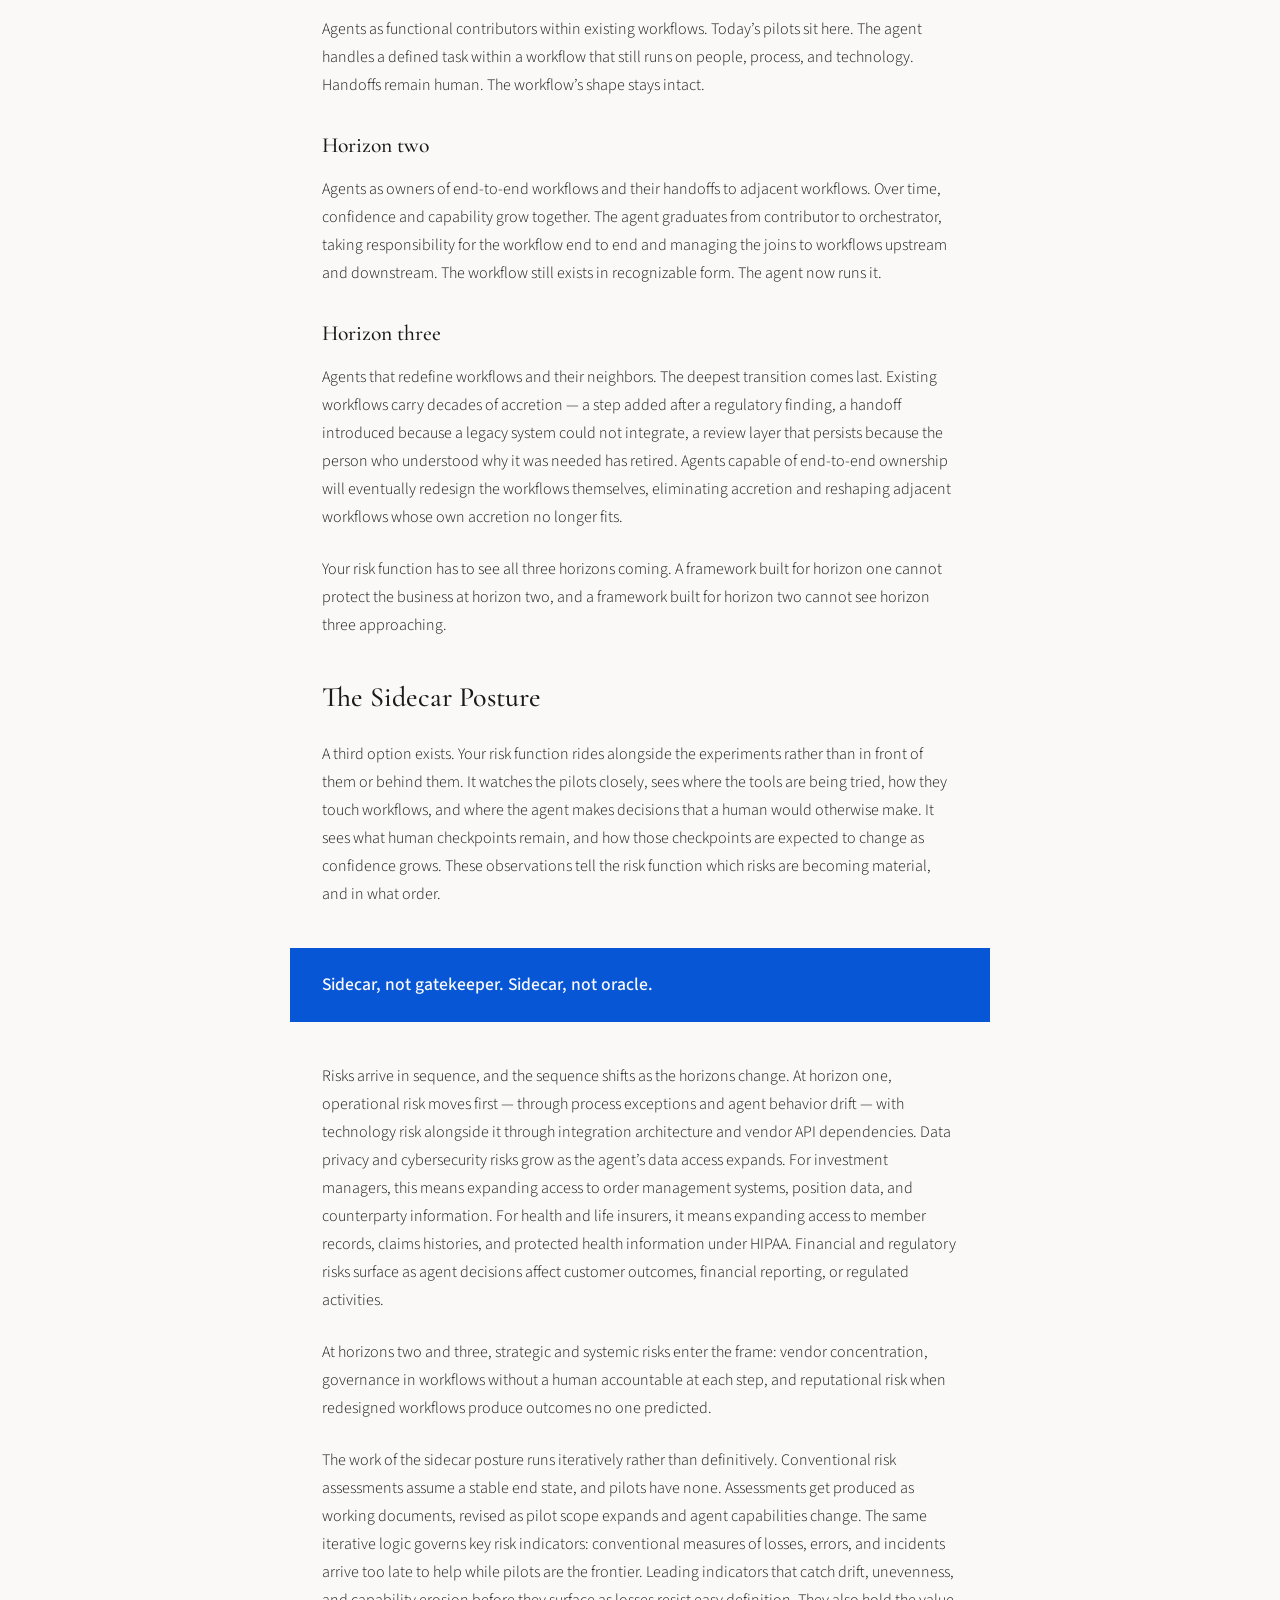
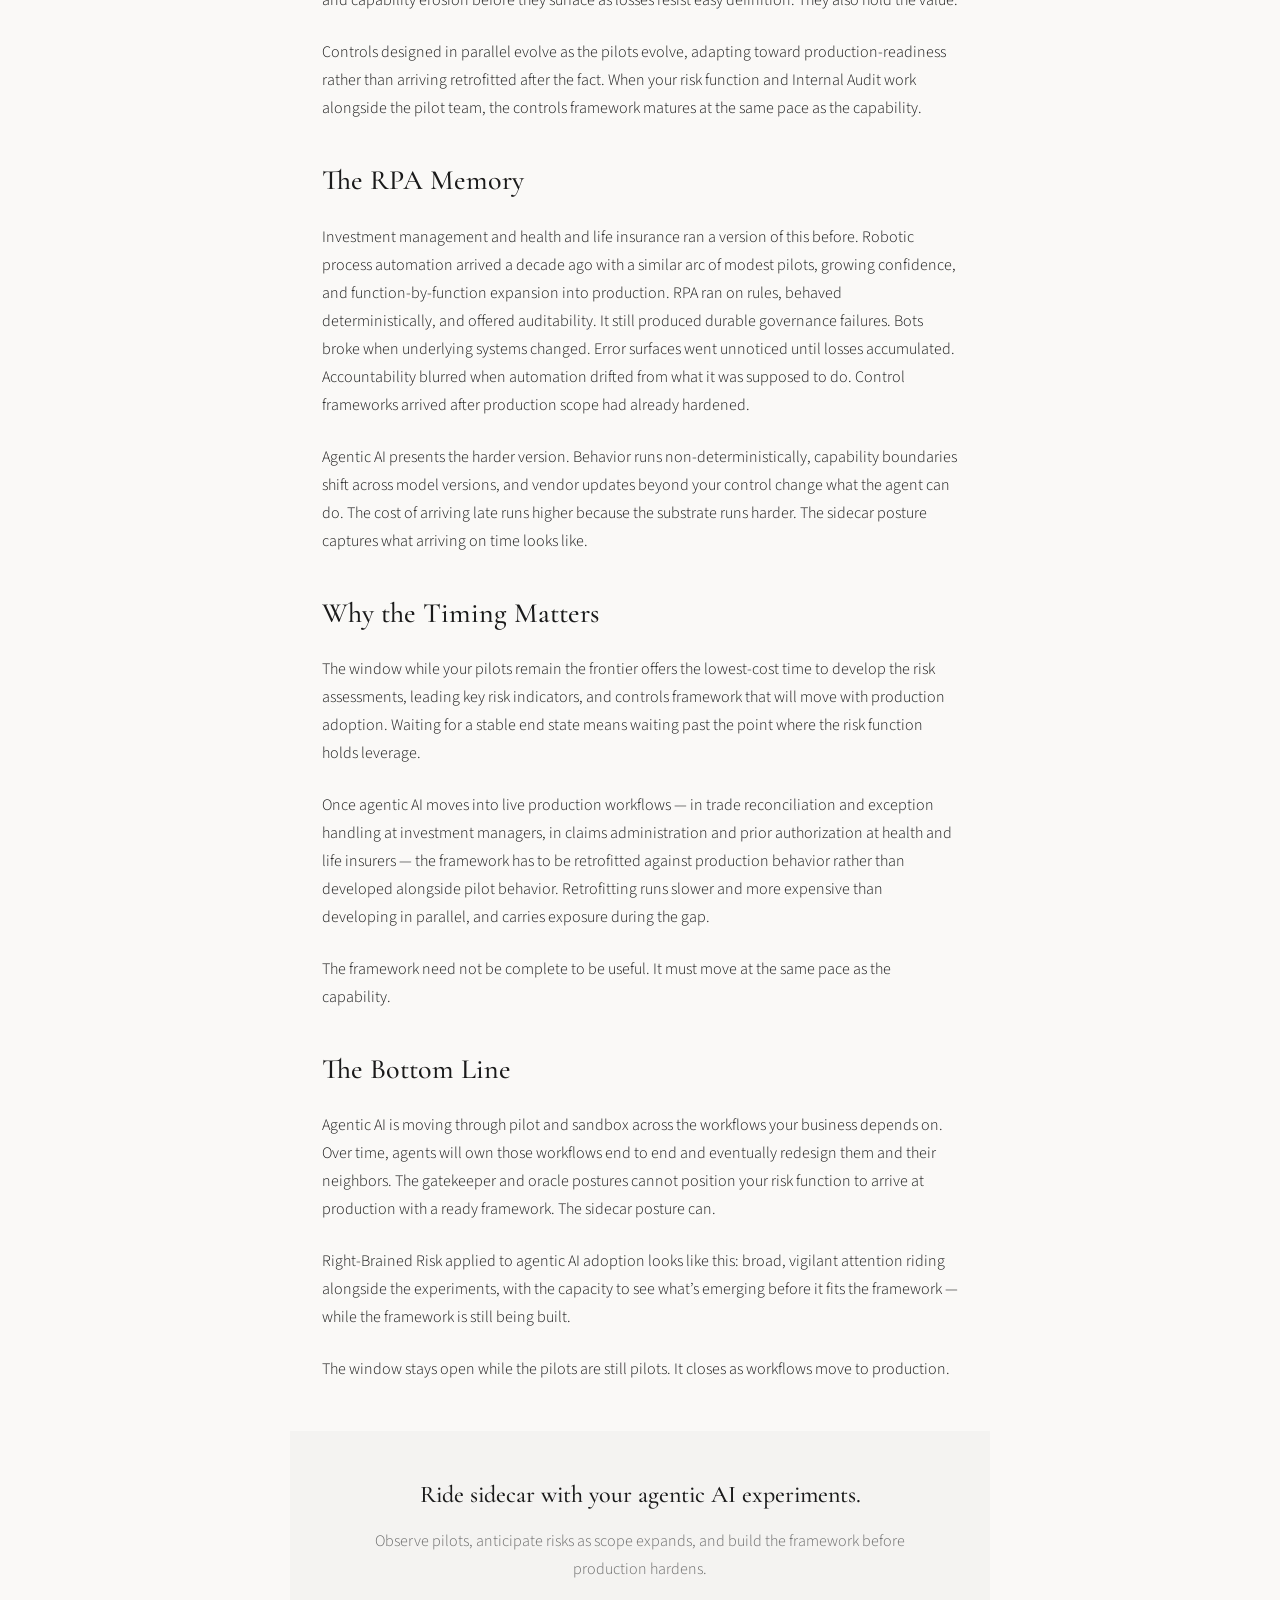
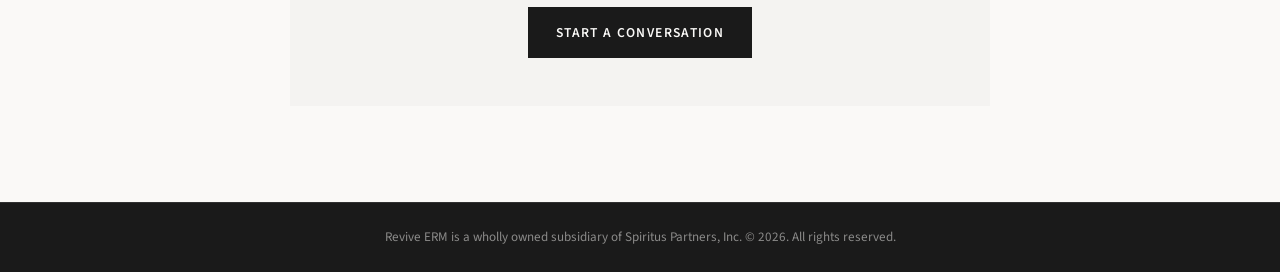
<file: agentic-ai-risk.html>
<!DOCTYPE html>
<html lang="en">
<head>
    <meta charset="UTF-8">
    <meta name="viewport" content="width=device-width, initial-scale=1.0">
    <title>Agentic AI Is in Pilot Across Your Business | Revive ERM | Susan Ramonat</title>
    <meta name="description" content="Investment managers and health and life insurers are running agentic AI pilots now. The risk function that arrives at production with a ready framework built it during the pilot window.">
    <link rel="preconnect" href="https://fonts.googleapis.com">
    <link rel="preconnect" href="https://fonts.gstatic.com" crossorigin>
    <link href="https://fonts.googleapis.com/css2?family=Cormorant+Garamond:wght@400;500;600;700&family=Source+Sans+3:wght@300;400;500;600&display=swap" rel="stylesheet">
    <link rel="stylesheet" href="styles.css">
</head>
<body data-nav-active="insights">
    <script src="nav.js"></script>

    <article>
        <header class="article-header">
            <div class="article-meta">
                <span class="article-category">AI Risk</span>
            </div>
            <h1 class="article-title">Agentic AI Is in Pilot Across Your Business. How Does the Risk Function Ride Alongside?</h1>
            <p class="article-subtitle">Investment managers and health and life insurers are running pilots now. The risk function that arrives at production with a ready framework built it during the pilot window &#8212; not after.</p>
        </header>

        <div class="article-content">

            <p>Your business line owners are running modest pilots of agentic AI. At investment management firms, agents handle trade exception flagging, reconciliation exceptions, and first-line compliance triage. At health and life insurers, they work through prior authorization queues, claims routing, and underwriting data assembly. In both cases, the agents operate within narrow functional scope. They do not run the workflows. They work as enablers within workflows that still rely on people, process, and technology to move the business forward. Confidence grows incrementally as the business line owners closest to the work learn what the tools can and cannot do.</p>

            <p>None of this sits in live production at scale. All of it could, as confidence grows in the coming months and years.</p>

            <h2>Two Familiar Postures, Neither of Which Fits</h2>

            <p>Your risk function has two instinctive postures toward novel technology, and neither works here.</p>

            <p>The first is gatekeeper. The risk function slows the pilots down until policy catches up, requires formal sign-offs before scope expands, and demands documented risk assessments before the experiments can do meaningful work. This posture loses credibility quickly with business line owners who can see, in front of them, that the tools produce useful output on real tasks. Gatekeeping trains the business to route around the risk function rather than to it.</p>

            <p>The second is oracle. The risk function predicts the risks before pilot data arrives, issuing frameworks and risk taxonomies that anticipate what the technology will do at scale. Oracle posture overstates what can be known. Agentic AI performs unevenly across adjacent tasks &#8212; strong on one, weak on the next, for reasons not yet well understood. Frameworks drafted in advance tend to miss the risks that matter and over-specify the ones that don&#8217;t.</p>

            <p>Neither posture puts your risk function where it needs to be: close enough to the work to see what&#8217;s happening, early enough to shape the framework before production scope hardens.</p>

            <h2>Three Horizons You Have to See Coming</h2>

            <p>What makes this transition difficult is that it happens in stages, and each stage produces risks the previous stage&#8217;s framework cannot capture.</p>

            <h3>Horizon one</h3>
            <p>Agents as functional contributors within existing workflows. Today&#8217;s pilots sit here. The agent handles a defined task within a workflow that still runs on people, process, and technology. Handoffs remain human. The workflow&#8217;s shape stays intact.</p>

            <h3>Horizon two</h3>
            <p>Agents as owners of end-to-end workflows and their handoffs to adjacent workflows. Over time, confidence and capability grow together. The agent graduates from contributor to orchestrator, taking responsibility for the workflow end to end and managing the joins to workflows upstream and downstream. The workflow still exists in recognizable form. The agent now runs it.</p>

            <h3>Horizon three</h3>
            <p>Agents that redefine workflows and their neighbors. The deepest transition comes last. Existing workflows carry decades of accretion &#8212; a step added after a regulatory finding, a handoff introduced because a legacy system could not integrate, a review layer that persists because the person who understood why it was needed has retired. Agents capable of end-to-end ownership will eventually redesign the workflows themselves, eliminating accretion and reshaping adjacent workflows whose own accretion no longer fits.</p>

            <p>Your risk function has to see all three horizons coming. A framework built for horizon one cannot protect the business at horizon two, and a framework built for horizon two cannot see horizon three approaching.</p>

            <h2>The Sidecar Posture</h2>

            <p>A third option exists. Your risk function rides alongside the experiments rather than in front of them or behind them. It watches the pilots closely, sees where the tools are being tried, how they touch workflows, and where the agent makes decisions that a human would otherwise make. It sees what human checkpoints remain, and how those checkpoints are expected to change as confidence grows. These observations tell the risk function which risks are becoming material, and in what order.</p>

            <div class="callout">Sidecar, not gatekeeper. Sidecar, not oracle.</div>

            <p>Risks arrive in sequence, and the sequence shifts as the horizons change. At horizon one, operational risk moves first &#8212; through process exceptions and agent behavior drift &#8212; with technology risk alongside it through integration architecture and vendor API dependencies. Data privacy and cybersecurity risks grow as the agent&#8217;s data access expands. For investment managers, this means expanding access to order management systems, position data, and counterparty information. For health and life insurers, it means expanding access to member records, claims histories, and protected health information under HIPAA. Financial and regulatory risks surface as agent decisions affect customer outcomes, financial reporting, or regulated activities.</p>

            <p>At horizons two and three, strategic and systemic risks enter the frame: vendor concentration, governance in workflows without a human accountable at each step, and reputational risk when redesigned workflows produce outcomes no one predicted.</p>

            <p>The work of the sidecar posture runs iteratively rather than definitively. Conventional risk assessments assume a stable end state, and pilots have none. Assessments get produced as working documents, revised as pilot scope expands and agent capabilities change. The same iterative logic governs key risk indicators: conventional measures of losses, errors, and incidents arrive too late to help while pilots are the frontier. Leading indicators that catch drift, unevenness, and capability erosion before they surface as losses resist easy definition. They also hold the value.</p>

            <p>Controls designed in parallel evolve as the pilots evolve, adapting toward production-readiness rather than arriving retrofitted after the fact. When your risk function and Internal Audit work alongside the pilot team, the controls framework matures at the same pace as the capability.</p>

            <h2>The RPA Memory</h2>

            <p>Investment management and health and life insurance ran a version of this before. Robotic process automation arrived a decade ago with a similar arc of modest pilots, growing confidence, and function-by-function expansion into production. RPA ran on rules, behaved deterministically, and offered auditability. It still produced durable governance failures. Bots broke when underlying systems changed. Error surfaces went unnoticed until losses accumulated. Accountability blurred when automation drifted from what it was supposed to do. Control frameworks arrived after production scope had already hardened.</p>

            <p>Agentic AI presents the harder version. Behavior runs non-deterministically, capability boundaries shift across model versions, and vendor updates beyond your control change what the agent can do. The cost of arriving late runs higher because the substrate runs harder. The sidecar posture captures what arriving on time looks like.</p>

            <h2>Why the Timing Matters</h2>

            <p>The window while your pilots remain the frontier offers the lowest-cost time to develop the risk assessments, leading key risk indicators, and controls framework that will move with production adoption. Waiting for a stable end state means waiting past the point where the risk function holds leverage.</p>

            <p>Once agentic AI moves into live production workflows &#8212; in trade reconciliation and exception handling at investment managers, in claims administration and prior authorization at health and life insurers &#8212; the framework has to be retrofitted against production behavior rather than developed alongside pilot behavior. Retrofitting runs slower and more expensive than developing in parallel, and carries exposure during the gap.</p>

            <p>The framework need not be complete to be useful. It must move at the same pace as the capability.</p>

            <h2>The Bottom Line</h2>

            <p>Agentic AI is moving through pilot and sandbox across the workflows your business depends on. Over time, agents will own those workflows end to end and eventually redesign them and their neighbors. The gatekeeper and oracle postures cannot position your risk function to arrive at production with a ready framework. The sidecar posture can.</p>

            <p>Right-Brained Risk applied to agentic AI adoption looks like this: broad, vigilant attention riding alongside the experiments, with the capacity to see what&#8217;s emerging before it fits the framework &#8212; while the framework is still being built.</p>

            <p>The window stays open while the pilots are still pilots. It closes as workflows move to production.</p>

            <div class="article-cta">
                <h3>Ride sidecar with your agentic AI experiments.</h3>
                <p>Observe pilots, anticipate risks as scope expands, and build the framework before production hardens.</p>
                <a href="index.html#contact" class="cta-button">Start a Conversation</a>
            </div>

        </div>
    </article>

    <script src="footer.js"></script>
</body>
</html>
</file>
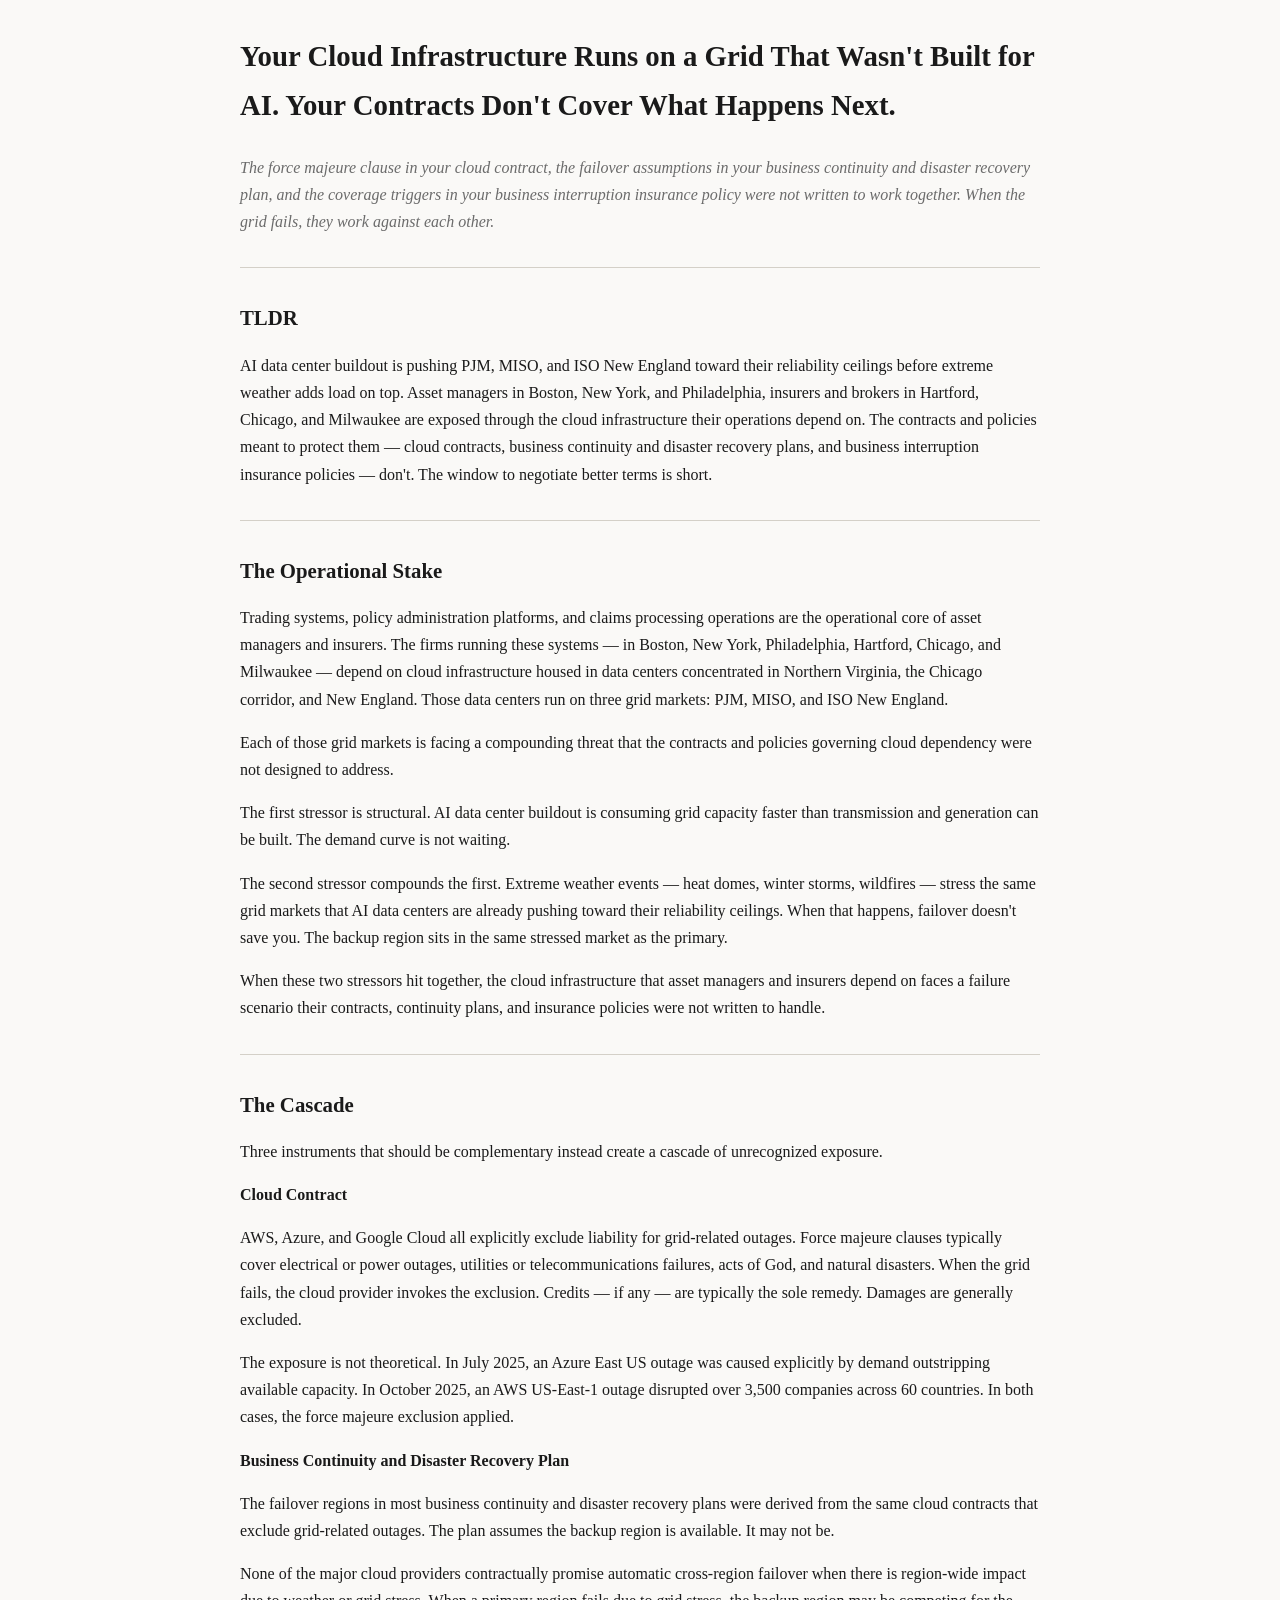
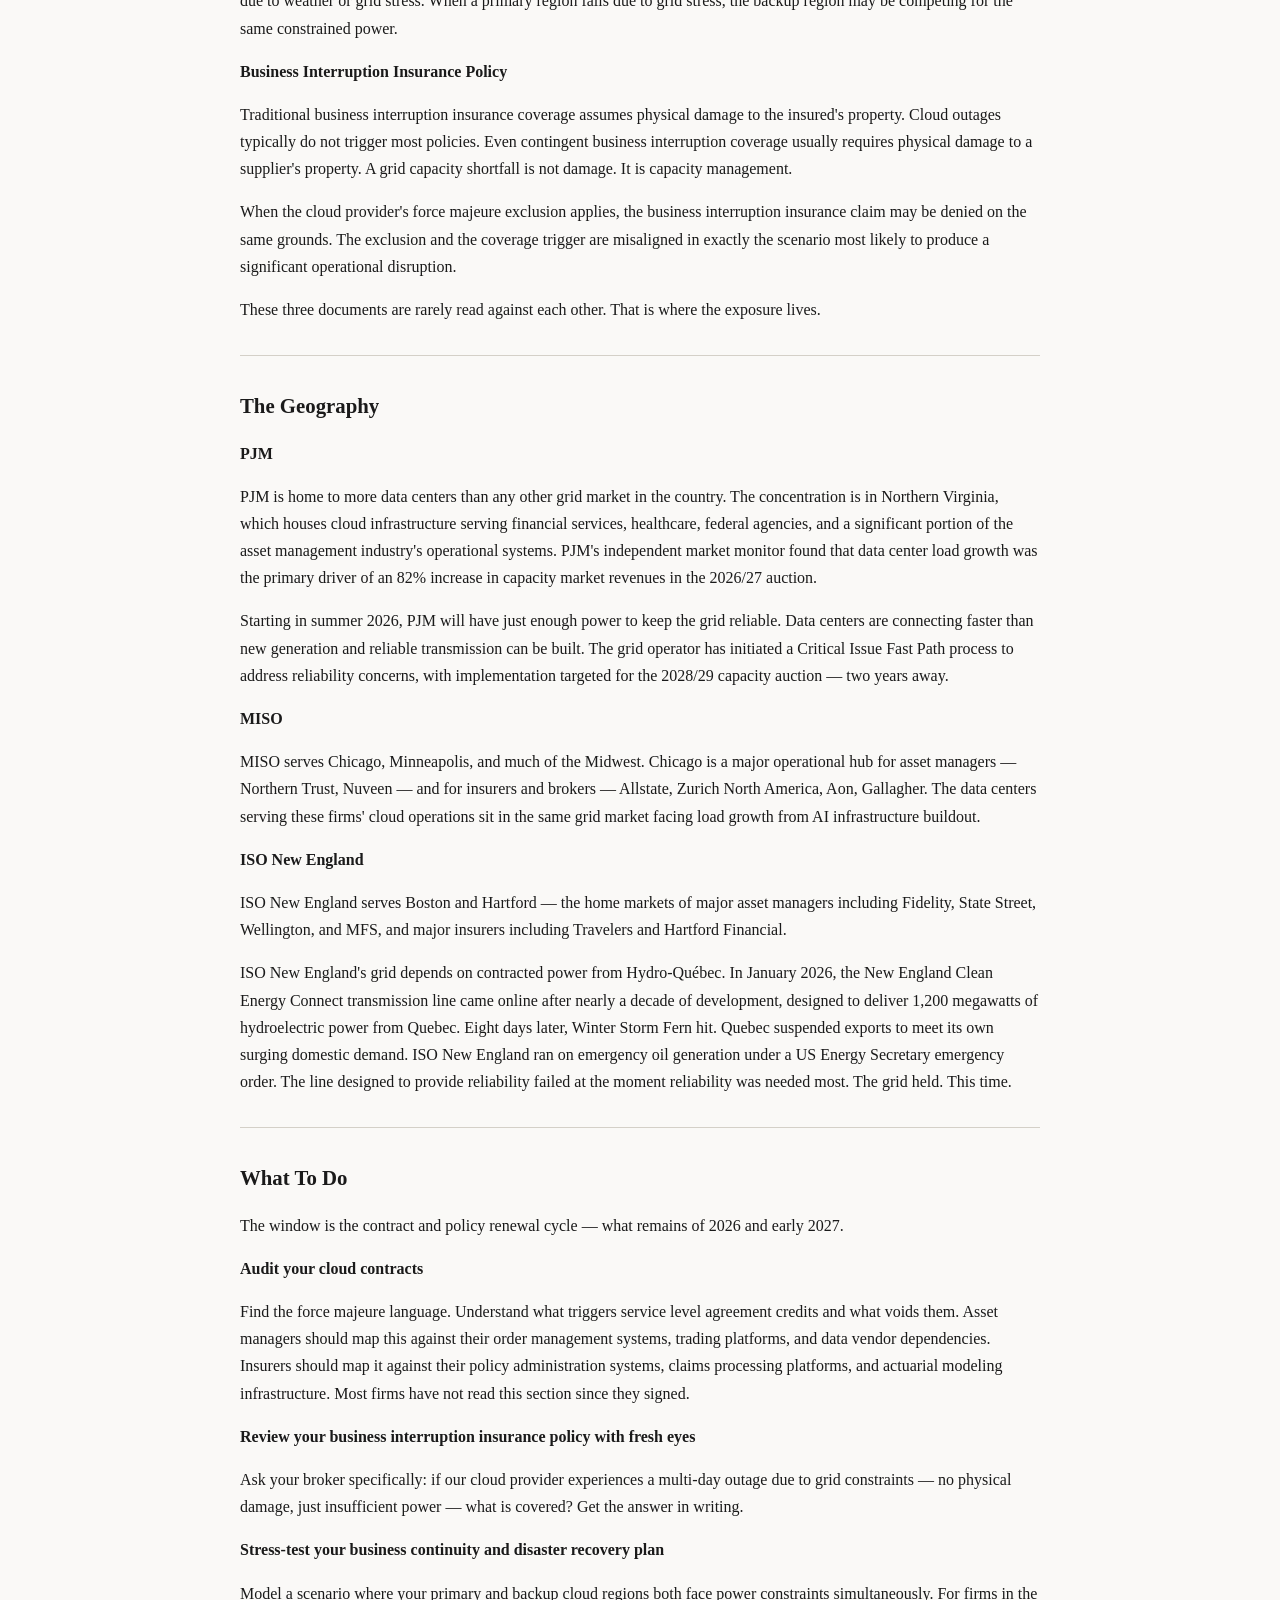
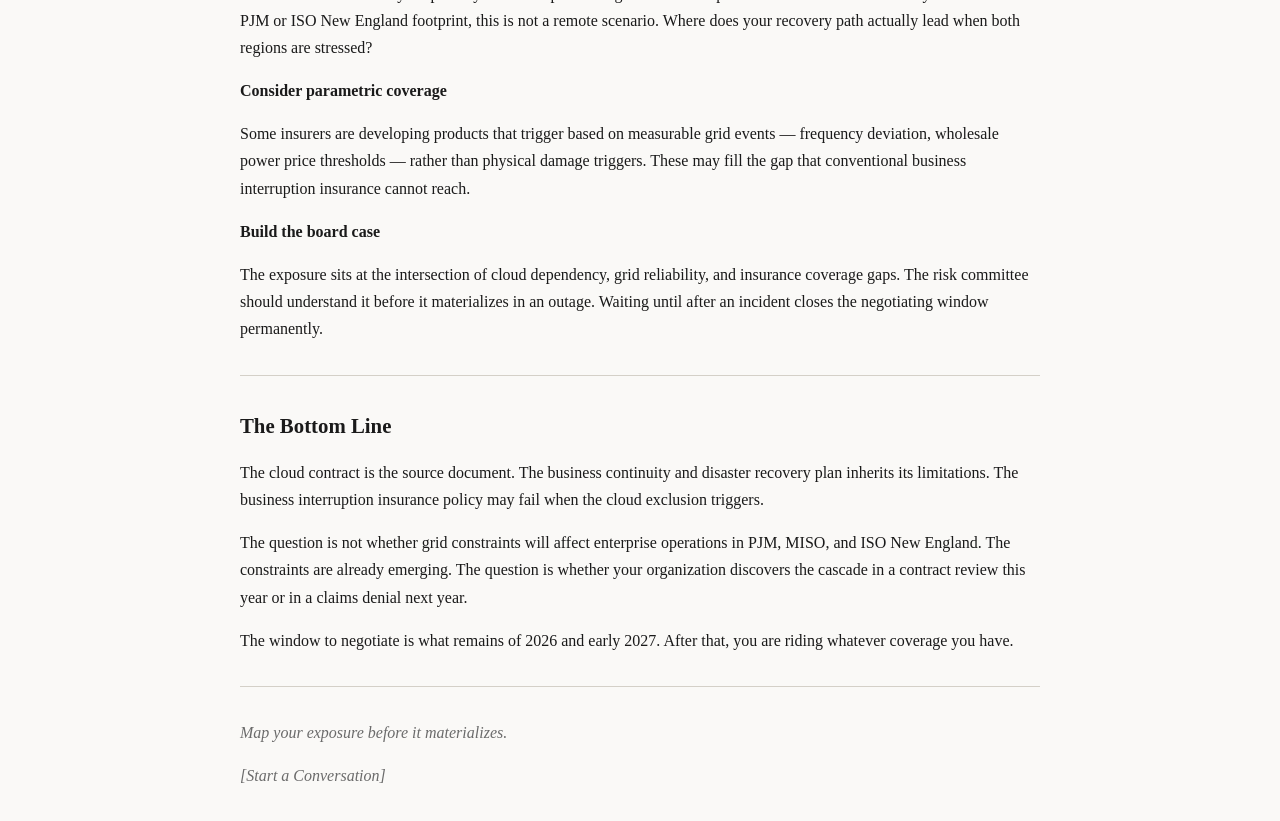
<file: grid-blog.html>
<!DOCTYPE html>
<html lang="en">
<head>
<meta charset="UTF-8">
<meta name="viewport" content="width=device-width, initial-scale=1.0">
<title>Grid Blog Rewrite Draft</title>
<style>
body { font-family: Georgia, serif; max-width: 800px; margin: 2rem auto; padding: 0 2rem; line-height: 1.7; color: #1a1a1a; background: #faf9f7; }
h1 { font-size: 1.8rem; margin-bottom: 1.5rem; }
h2 { font-size: 1.3rem; margin: 2rem 0 0.75rem; }
p { margin-bottom: 1rem; }
hr { border: none; border-top: 1px solid #d4d0c8; margin: 2rem 0; }
strong { font-weight: 600; }
em { font-style: italic; color: #6b6b6b; }
</style>
</head>
<body>
<h1>Your Cloud Infrastructure Runs on a Grid That Wasn't Built for AI. Your Contracts Don't Cover What Happens Next.</h1>
<p><em>The force majeure clause in your cloud contract, the failover assumptions in your business continuity and disaster recovery plan, and the coverage triggers in your business interruption insurance policy were not written to work together. When the grid fails, they work against each other.</em></p>
<hr>
<h2>TLDR</h2>
<p>AI data center buildout is pushing PJM, MISO, and ISO New England toward their reliability ceilings before extreme weather adds load on top. Asset managers in Boston, New York, and Philadelphia, insurers and brokers in Hartford, Chicago, and Milwaukee are exposed through the cloud infrastructure their operations depend on. The contracts and policies meant to protect them — cloud contracts, business continuity and disaster recovery plans, and business interruption insurance policies — don't. The window to negotiate better terms is short.</p>
<hr>
<h2>The Operational Stake</h2>
<p>Trading systems, policy administration platforms, and claims processing operations are the operational core of asset managers and insurers. The firms running these systems — in Boston, New York, Philadelphia, Hartford, Chicago, and Milwaukee — depend on cloud infrastructure housed in data centers concentrated in Northern Virginia, the Chicago corridor, and New England. Those data centers run on three grid markets: PJM, MISO, and ISO New England.</p>
<p>Each of those grid markets is facing a compounding threat that the contracts and policies governing cloud dependency were not designed to address.</p>
<p>The first stressor is structural. AI data center buildout is consuming grid capacity faster than transmission and generation can be built. The demand curve is not waiting.</p>
<p>The second stressor compounds the first. Extreme weather events — heat domes, winter storms, wildfires — stress the same grid markets that AI data centers are already pushing toward their reliability ceilings. When that happens, failover doesn't save you. The backup region sits in the same stressed market as the primary.</p>
<p>When these two stressors hit together, the cloud infrastructure that asset managers and insurers depend on faces a failure scenario their contracts, continuity plans, and insurance policies were not written to handle.</p>
<hr>
<h2>The Cascade</h2>
<p>Three instruments that should be complementary instead create a cascade of unrecognized exposure.</p>
<p><strong>Cloud Contract</strong></p>
<p>AWS, Azure, and Google Cloud all explicitly exclude liability for grid-related outages. Force majeure clauses typically cover electrical or power outages, utilities or telecommunications failures, acts of God, and natural disasters. When the grid fails, the cloud provider invokes the exclusion. Credits — if any — are typically the sole remedy. Damages are generally excluded.</p>
<p>The exposure is not theoretical. In July 2025, an Azure East US outage was caused explicitly by demand outstripping available capacity. In October 2025, an AWS US-East-1 outage disrupted over 3,500 companies across 60 countries. In both cases, the force majeure exclusion applied.</p>
<p><strong>Business Continuity and Disaster Recovery Plan</strong></p>
<p>The failover regions in most business continuity and disaster recovery plans were derived from the same cloud contracts that exclude grid-related outages. The plan assumes the backup region is available. It may not be.</p>
<p>None of the major cloud providers contractually promise automatic cross-region failover when there is region-wide impact due to weather or grid stress. When a primary region fails due to grid stress, the backup region may be competing for the same constrained power.</p>
<p><strong>Business Interruption Insurance Policy</strong></p>
<p>Traditional business interruption insurance coverage assumes physical damage to the insured's property. Cloud outages typically do not trigger most policies. Even contingent business interruption coverage usually requires physical damage to a supplier's property. A grid capacity shortfall is not damage. It is capacity management.</p>
<p>When the cloud provider's force majeure exclusion applies, the business interruption insurance claim may be denied on the same grounds. The exclusion and the coverage trigger are misaligned in exactly the scenario most likely to produce a significant operational disruption.</p>
<p>These three documents are rarely read against each other. That is where the exposure lives.</p>
<hr>
<h2>The Geography</h2>
<p><strong>PJM</strong></p>
<p>PJM is home to more data centers than any other grid market in the country. The concentration is in Northern Virginia, which houses cloud infrastructure serving financial services, healthcare, federal agencies, and a significant portion of the asset management industry's operational systems. PJM's independent market monitor found that data center load growth was the primary driver of an 82% increase in capacity market revenues in the 2026/27 auction.</p>
<p>Starting in summer 2026, PJM will have just enough power to keep the grid reliable. Data centers are connecting faster than new generation and reliable transmission can be built. The grid operator has initiated a Critical Issue Fast Path process to address reliability concerns, with implementation targeted for the 2028/29 capacity auction — two years away.</p>
<p><strong>MISO</strong></p>
<p>MISO serves Chicago, Minneapolis, and much of the Midwest. Chicago is a major operational hub for asset managers — Northern Trust, Nuveen — and for insurers and brokers — Allstate, Zurich North America, Aon, Gallagher. The data centers serving these firms' cloud operations sit in the same grid market facing load growth from AI infrastructure buildout.</p>
<p><strong>ISO New England</strong></p>
<p>ISO New England serves Boston and Hartford — the home markets of major asset managers including Fidelity, State Street, Wellington, and MFS, and major insurers including Travelers and Hartford Financial.</p>
<p>ISO New England's grid depends on contracted power from Hydro-Québec. In January 2026, the New England Clean Energy Connect transmission line came online after nearly a decade of development, designed to deliver 1,200 megawatts of hydroelectric power from Quebec. Eight days later, Winter Storm Fern hit. Quebec suspended exports to meet its own surging domestic demand. ISO New England ran on emergency oil generation under a US Energy Secretary emergency order. The line designed to provide reliability failed at the moment reliability was needed most. The grid held. This time.</p>
<hr>
<h2>What To Do</h2>
<p>The window is the contract and policy renewal cycle — what remains of 2026 and early 2027.</p>
<p><strong>Audit your cloud contracts</strong></p>
<p>Find the force majeure language. Understand what triggers service level agreement credits and what voids them. Asset managers should map this against their order management systems, trading platforms, and data vendor dependencies. Insurers should map it against their policy administration systems, claims processing platforms, and actuarial modeling infrastructure. Most firms have not read this section since they signed.</p>
<p><strong>Review your business interruption insurance policy with fresh eyes</strong></p>
<p>Ask your broker specifically: if our cloud provider experiences a multi-day outage due to grid constraints — no physical damage, just insufficient power — what is covered? Get the answer in writing.</p>
<p><strong>Stress-test your business continuity and disaster recovery plan</strong></p>
<p>Model a scenario where your primary and backup cloud regions both face power constraints simultaneously. For firms in the PJM or ISO New England footprint, this is not a remote scenario. Where does your recovery path actually lead when both regions are stressed?</p>
<p><strong>Consider parametric coverage</strong></p>
<p>Some insurers are developing products that trigger based on measurable grid events — frequency deviation, wholesale power price thresholds — rather than physical damage triggers. These may fill the gap that conventional business interruption insurance cannot reach.</p>
<p><strong>Build the board case</strong></p>
<p>The exposure sits at the intersection of cloud dependency, grid reliability, and insurance coverage gaps. The risk committee should understand it before it materializes in an outage. Waiting until after an incident closes the negotiating window permanently.</p>
<hr>
<h2>The Bottom Line</h2>
<p>The cloud contract is the source document. The business continuity and disaster recovery plan inherits its limitations. The business interruption insurance policy may fail when the cloud exclusion triggers.</p>
<p>The question is not whether grid constraints will affect enterprise operations in PJM, MISO, and ISO New England. The constraints are already emerging. The question is whether your organization discovers the cascade in a contract review this year or in a claims denial next year.</p>
<p>The window to negotiate is what remains of 2026 and early 2027. After that, you are riding whatever coverage you have.</p>
<hr>
<p><em>Map your exposure before it materializes.</em></p>
<p><em>[Start a Conversation]</em></p>
</body>
</html>
</file>
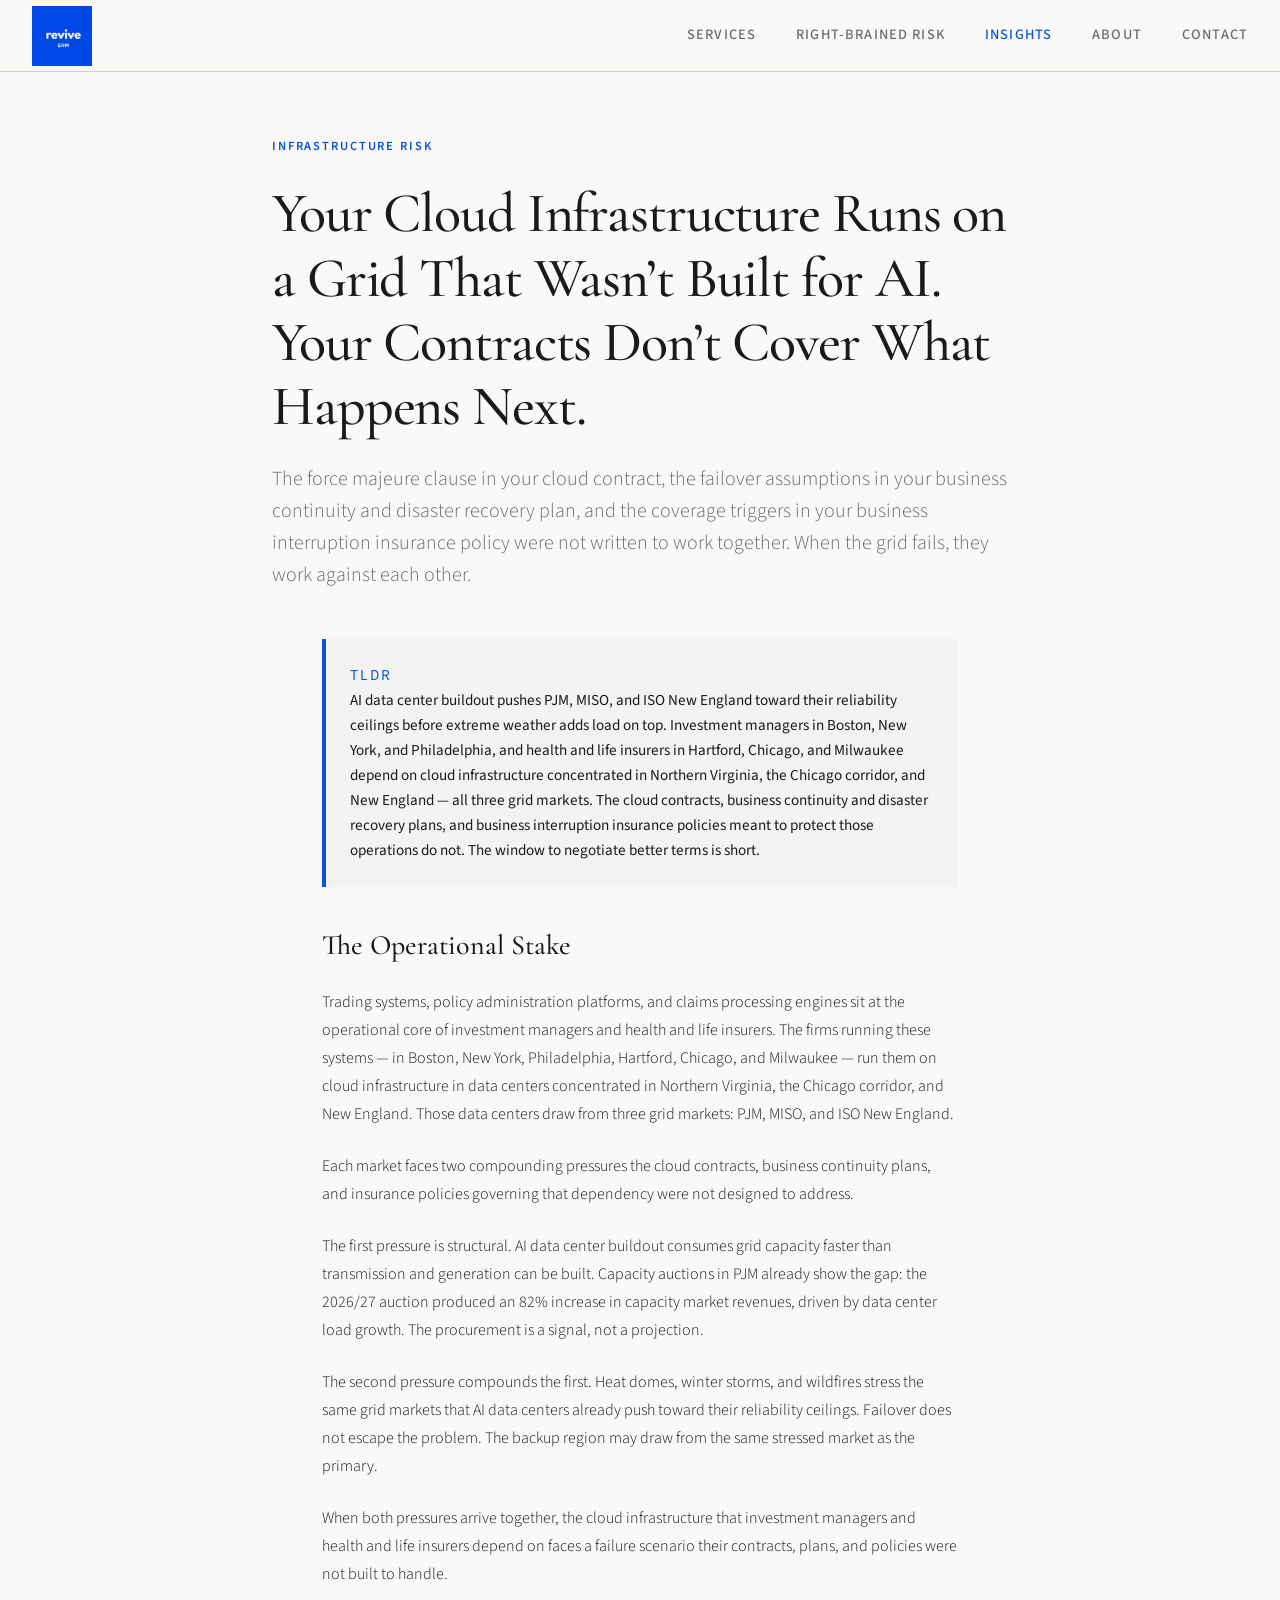
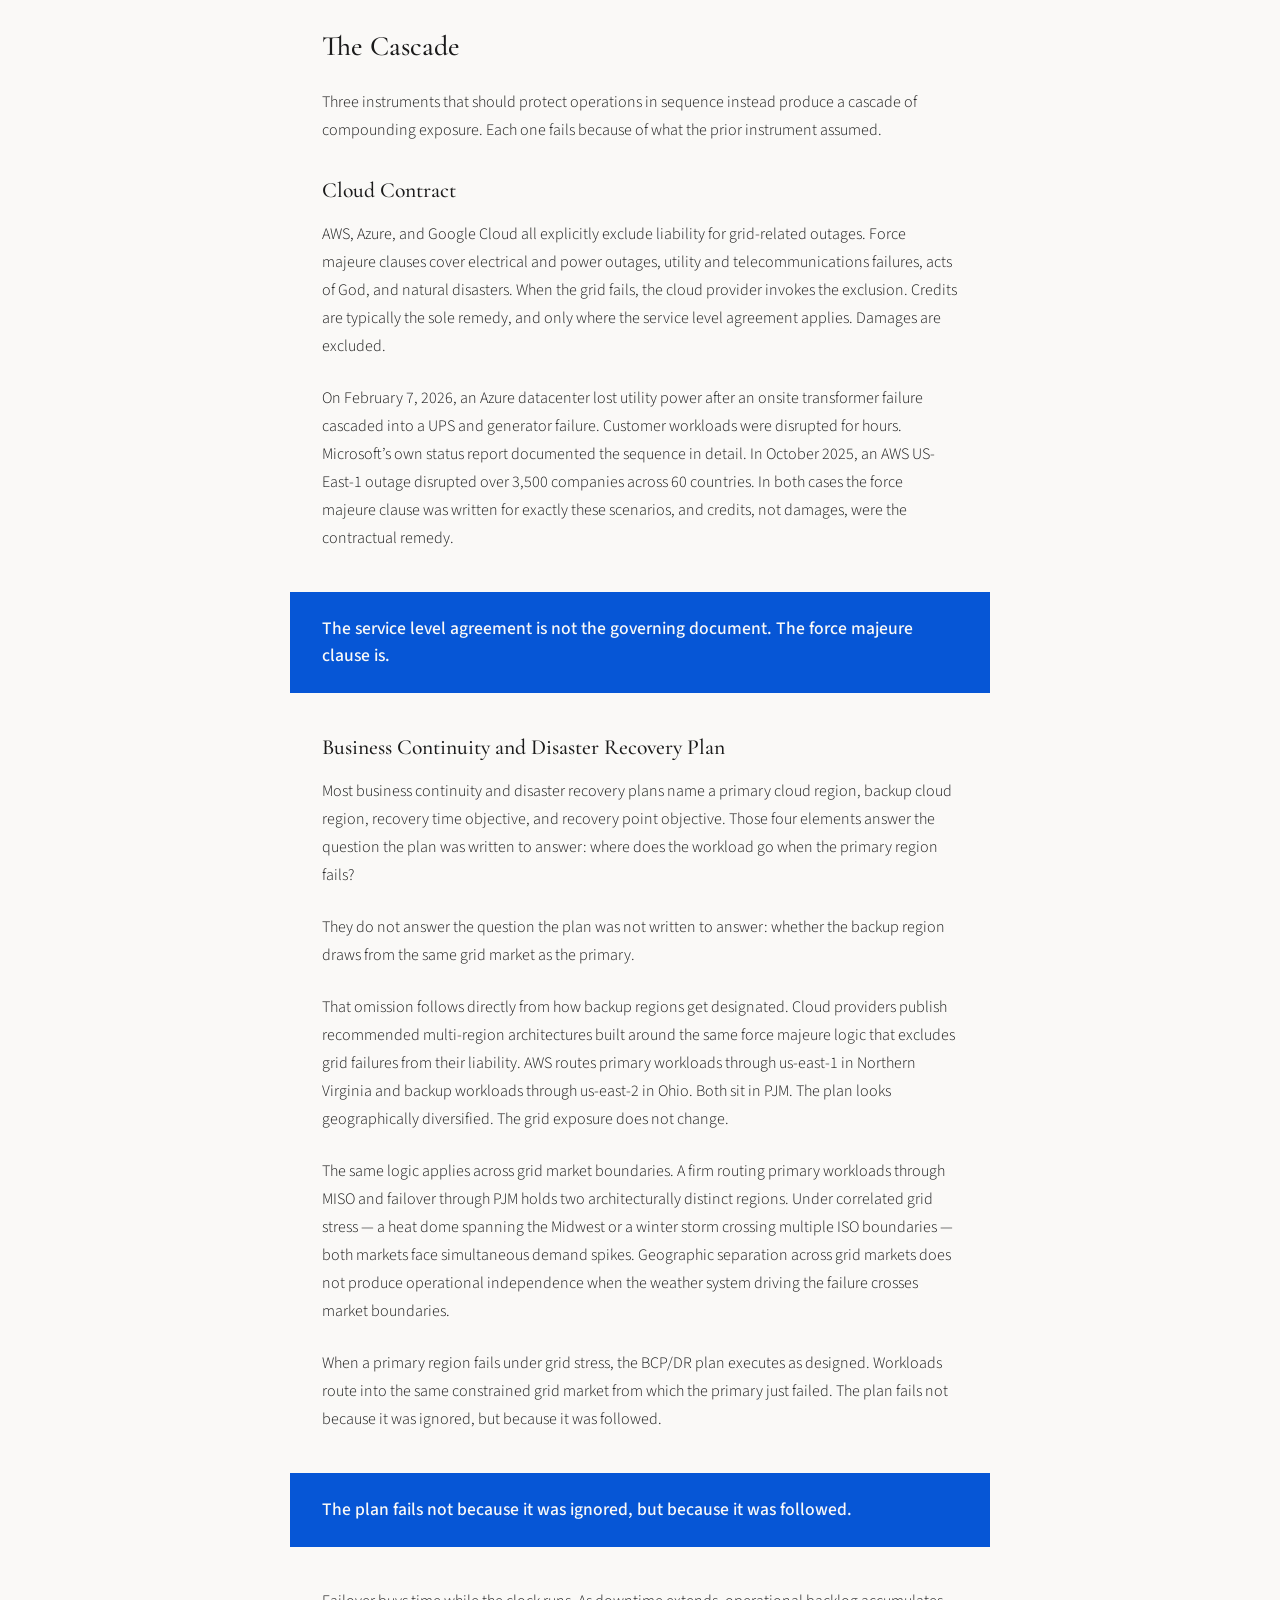
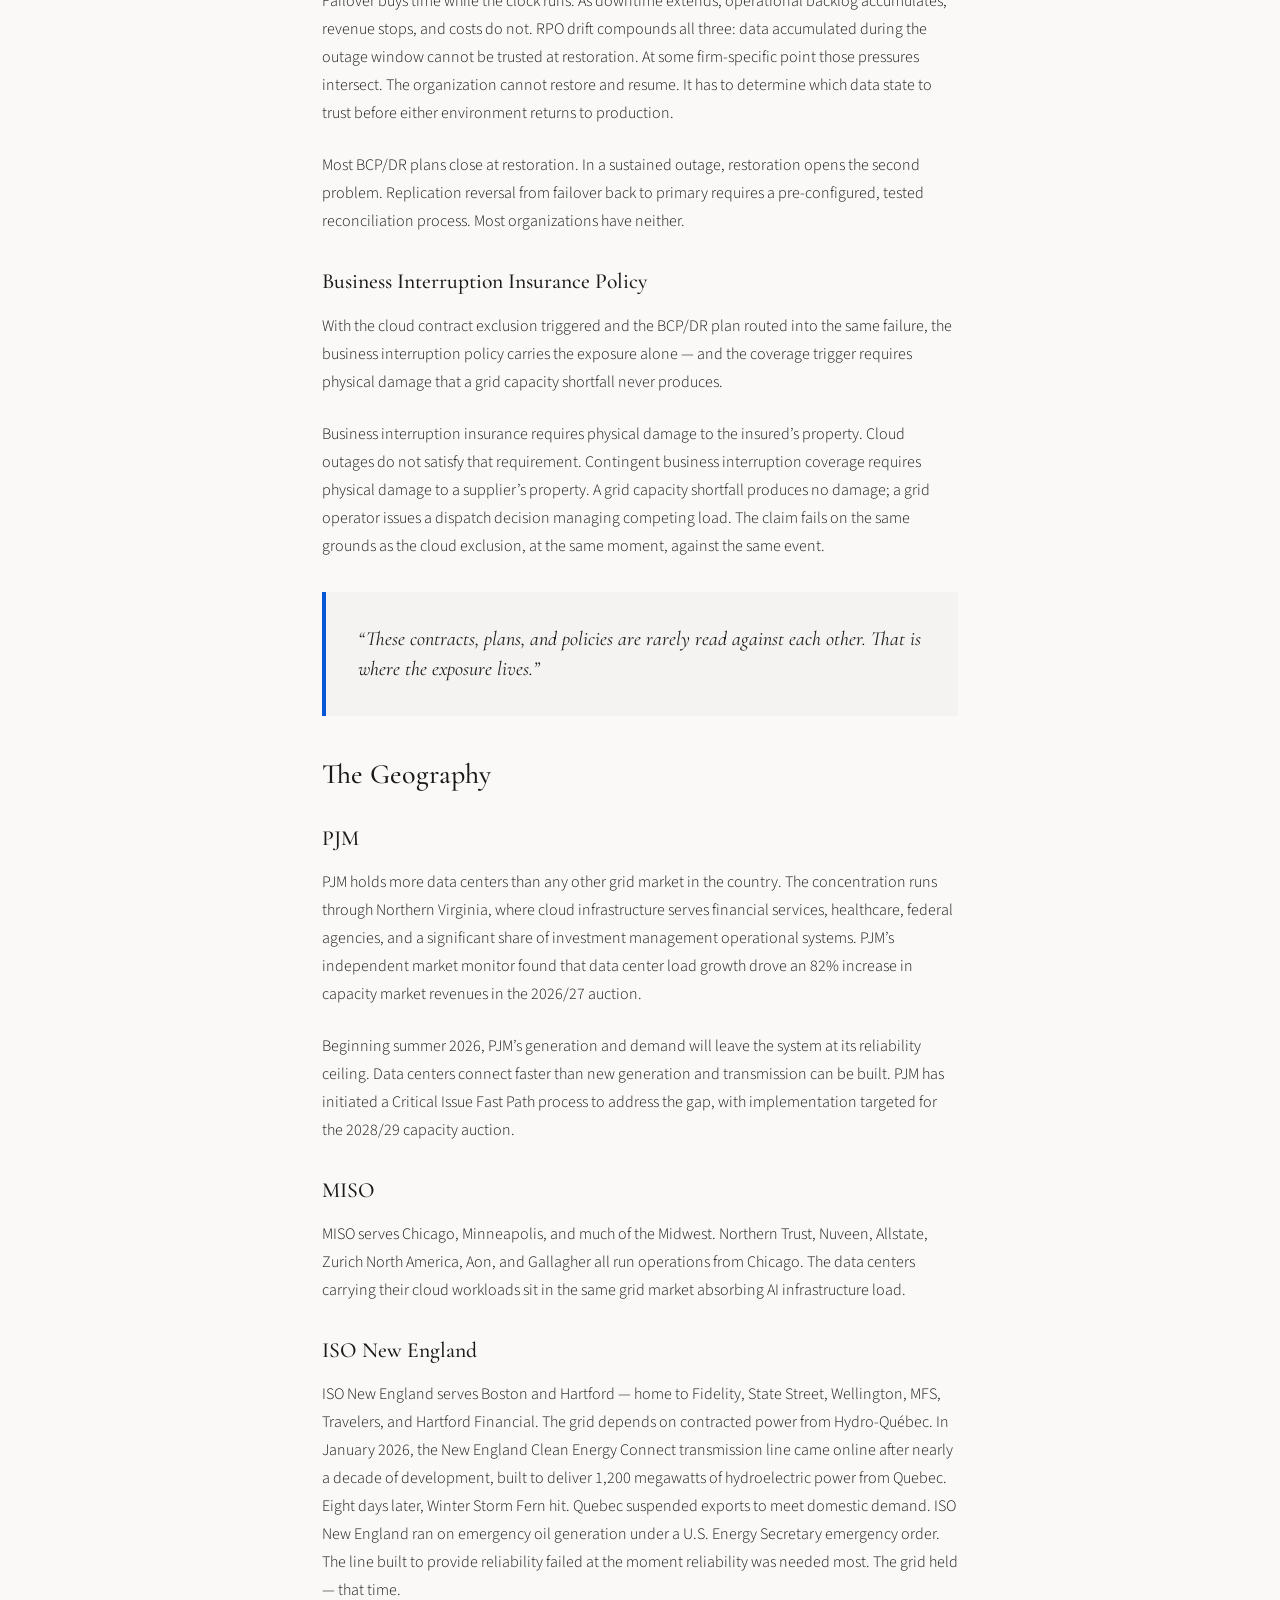
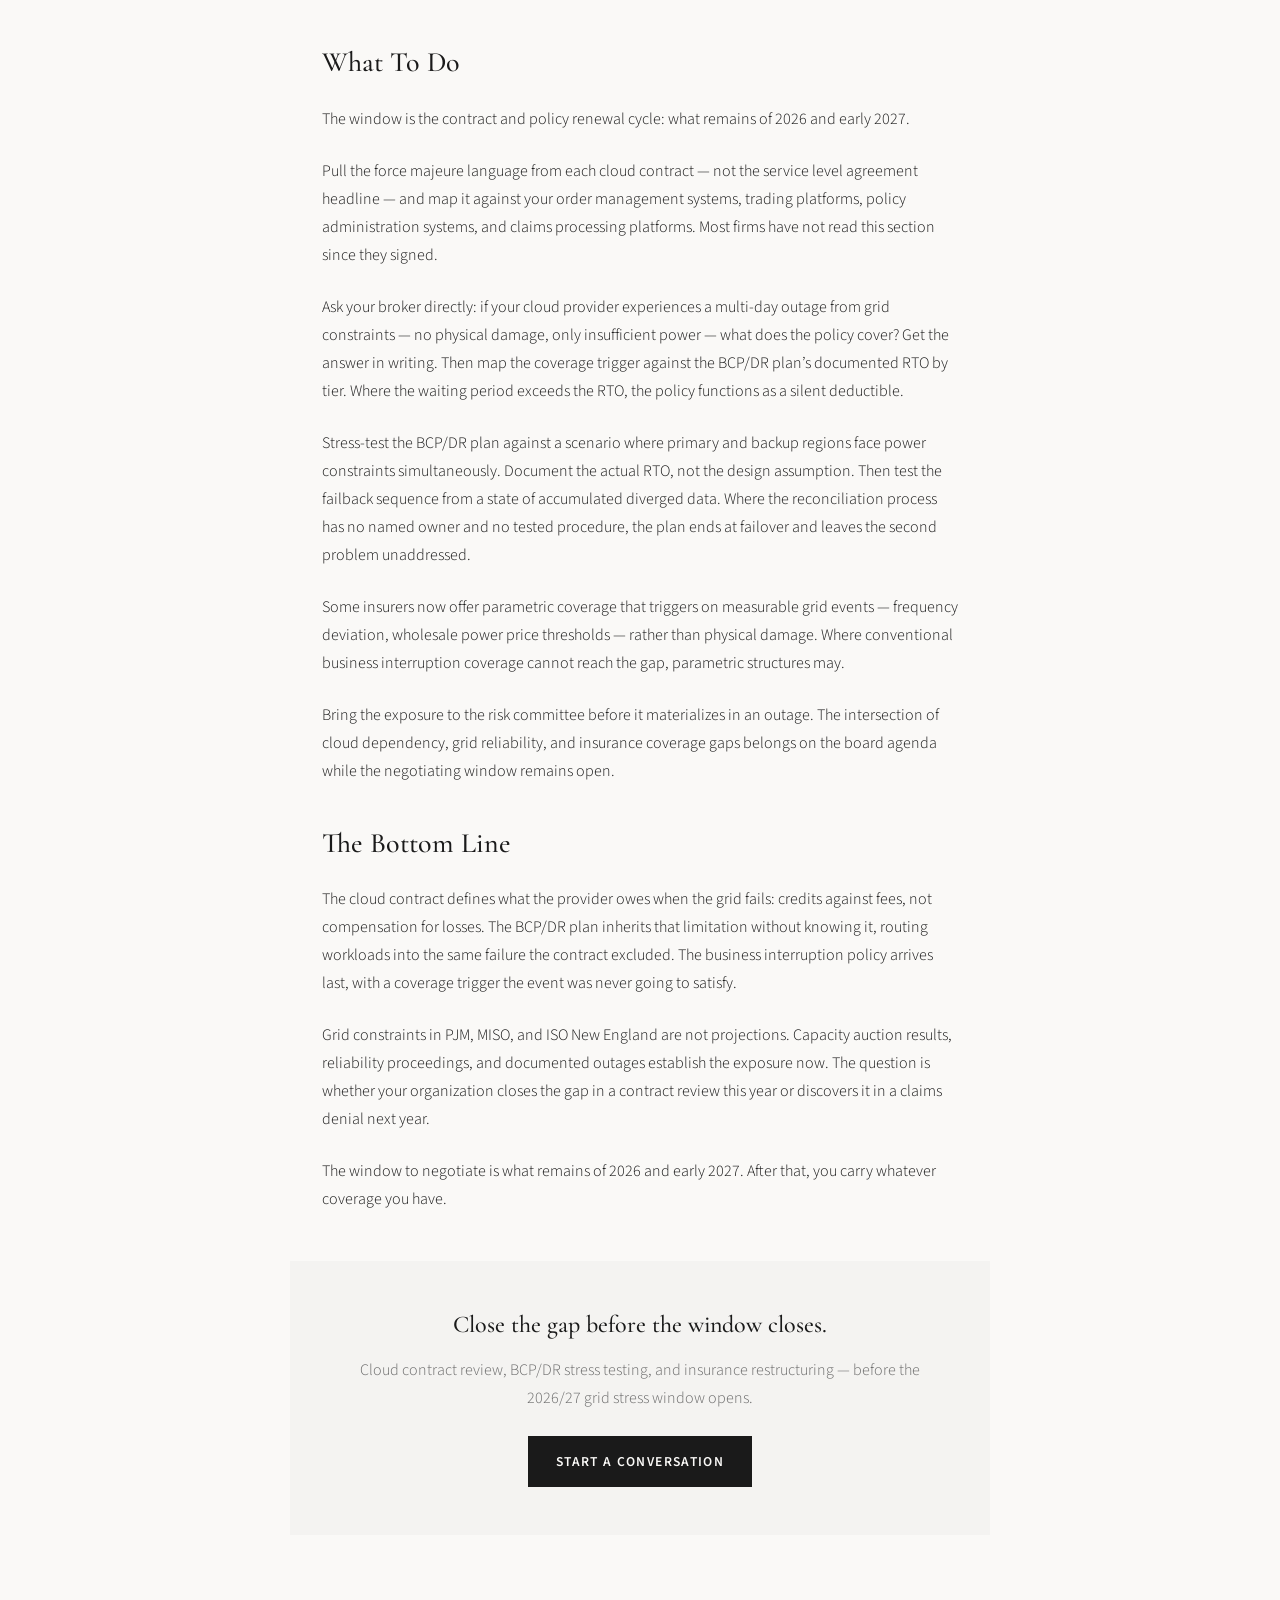
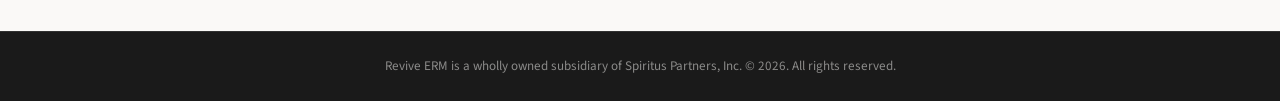
<file: grid-risk.html>
<!DOCTYPE html>
<html lang="en">
<head>
    <meta charset="UTF-8">
    <meta name="viewport" content="width=device-width, initial-scale=1.0">
    <title>Your Cloud Infrastructure Runs on a Grid That Wasn&#8217;t Built for AI | Revive ERM | Susan Ramonat</title>
    <meta name="description" content="AI data center buildout is pushing PJM, MISO, and ISO New England toward their reliability ceilings. Your cloud contract, BCP/DR plan, and business interruption policy weren&#8217;t written to work together.">
    <link rel="preconnect" href="https://fonts.googleapis.com">
    <link rel="preconnect" href="https://fonts.gstatic.com" crossorigin>
    <link href="https://fonts.googleapis.com/css2?family=Cormorant+Garamond:wght@400;500;600;700&family=Source+Sans+3:wght@300;400;500;600&display=swap" rel="stylesheet">
    <link rel="stylesheet" href="styles.css">
</head>
<body data-nav-active="insights">
    <script src="nav.js"></script>

    <article>
        <header class="article-header">
            <div class="article-meta">
                <span class="article-category">Infrastructure Risk</span>
            </div>
            <h1 class="article-title">Your Cloud Infrastructure Runs on a Grid That Wasn&#8217;t Built for AI. Your Contracts Don&#8217;t Cover What Happens Next.</h1>
            <p class="article-subtitle">The force majeure clause in your cloud contract, the failover assumptions in your business continuity and disaster recovery plan, and the coverage triggers in your business interruption insurance policy were not written to work together. When the grid fails, they work against each other.</p>
        </header>

        <div class="article-content">

            <div class="tldr">
                <p class="tldr-label">TLDR</p>
                <p>AI data center buildout pushes PJM, MISO, and ISO New England toward their reliability ceilings before extreme weather adds load on top. Investment managers in Boston, New York, and Philadelphia, and health and life insurers in Hartford, Chicago, and Milwaukee depend on cloud infrastructure concentrated in Northern Virginia, the Chicago corridor, and New England &#8212; all three grid markets. The cloud contracts, business continuity and disaster recovery plans, and business interruption insurance policies meant to protect those operations do not. The window to negotiate better terms is short.</p>
            </div>

            <h2>The Operational Stake</h2>

            <p>Trading systems, policy administration platforms, and claims processing engines sit at the operational core of investment managers and health and life insurers. The firms running these systems &#8212; in Boston, New York, Philadelphia, Hartford, Chicago, and Milwaukee &#8212; run them on cloud infrastructure in data centers concentrated in Northern Virginia, the Chicago corridor, and New England. Those data centers draw from three grid markets: PJM, MISO, and ISO New England.</p>

            <p>Each market faces two compounding pressures the cloud contracts, business continuity plans, and insurance policies governing that dependency were not designed to address.</p>

            <p>The first pressure is structural. AI data center buildout consumes grid capacity faster than transmission and generation can be built. Capacity auctions in PJM already show the gap: the 2026/27 auction produced an 82% increase in capacity market revenues, driven by data center load growth. The procurement is a signal, not a projection.</p>

            <p>The second pressure compounds the first. Heat domes, winter storms, and wildfires stress the same grid markets that AI data centers already push toward their reliability ceilings. Failover does not escape the problem. The backup region may draw from the same stressed market as the primary.</p>

            <p>When both pressures arrive together, the cloud infrastructure that investment managers and health and life insurers depend on faces a failure scenario their contracts, plans, and policies were not built to handle.</p>

            <h2>The Cascade</h2>

            <p>Three instruments that should protect operations in sequence instead produce a cascade of compounding exposure. Each one fails because of what the prior instrument assumed.</p>

            <h3>Cloud Contract</h3>

            <p>AWS, Azure, and Google Cloud all explicitly exclude liability for grid-related outages. Force majeure clauses cover electrical and power outages, utility and telecommunications failures, acts of God, and natural disasters. When the grid fails, the cloud provider invokes the exclusion. Credits are typically the sole remedy, and only where the service level agreement applies. Damages are excluded.</p>

            <p>On February 7, 2026, an Azure datacenter lost utility power after an onsite transformer failure cascaded into a UPS and generator failure. Customer workloads were disrupted for hours. Microsoft&#8217;s own status report documented the sequence in detail. In October 2025, an AWS US-East-1 outage disrupted over 3,500 companies across 60 countries. In both cases the force majeure clause was written for exactly these scenarios, and credits, not damages, were the contractual remedy.</p>

            <div class="callout">The service level agreement is not the governing document. The force majeure clause is.</div>

            <h3>Business Continuity and Disaster Recovery Plan</h3>

            <p>Most business continuity and disaster recovery plans name a primary cloud region, backup cloud region, recovery time objective, and recovery point objective. Those four elements answer the question the plan was written to answer: where does the workload go when the primary region fails?</p>

            <p>They do not answer the question the plan was not written to answer: whether the backup region draws from the same grid market as the primary.</p>

            <p>That omission follows directly from how backup regions get designated. Cloud providers publish recommended multi-region architectures built around the same force majeure logic that excludes grid failures from their liability. AWS routes primary workloads through us-east-1 in Northern Virginia and backup workloads through us-east-2 in Ohio. Both sit in PJM. The plan looks geographically diversified. The grid exposure does not change.</p>

            <p>The same logic applies across grid market boundaries. A firm routing primary workloads through MISO and failover through PJM holds two architecturally distinct regions. Under correlated grid stress &#8212; a heat dome spanning the Midwest or a winter storm crossing multiple ISO boundaries &#8212; both markets face simultaneous demand spikes. Geographic separation across grid markets does not produce operational independence when the weather system driving the failure crosses market boundaries.</p>

            <p>When a primary region fails under grid stress, the BCP/DR plan executes as designed. Workloads route into the same constrained grid market from which the primary just failed. The plan fails not because it was ignored, but because it was followed.</p>

            <div class="callout">The plan fails not because it was ignored, but because it was followed.</div>

            <p>Failover buys time while the clock runs. As downtime extends, operational backlog accumulates, revenue stops, and costs do not. RPO drift compounds all three: data accumulated during the outage window cannot be trusted at restoration. At some firm-specific point those pressures intersect. The organization cannot restore and resume. It has to determine which data state to trust before either environment returns to production.</p>

            <p>Most BCP/DR plans close at restoration. In a sustained outage, restoration opens the second problem. Replication reversal from failover back to primary requires a pre-configured, tested reconciliation process. Most organizations have neither.</p>

            <h3>Business Interruption Insurance Policy</h3>

            <p>With the cloud contract exclusion triggered and the BCP/DR plan routed into the same failure, the business interruption policy carries the exposure alone &#8212; and the coverage trigger requires physical damage that a grid capacity shortfall never produces.</p>

            <p>Business interruption insurance requires physical damage to the insured&#8217;s property. Cloud outages do not satisfy that requirement. Contingent business interruption coverage requires physical damage to a supplier&#8217;s property. A grid capacity shortfall produces no damage; a grid operator issues a dispatch decision managing competing load. The claim fails on the same grounds as the cloud exclusion, at the same moment, against the same event.</p>

            <div class="callout-question">&#8220;These contracts, plans, and policies are rarely read against each other. That is where the exposure lives.&#8221;</div>

            <h2>The Geography</h2>

            <h3>PJM</h3>

            <p>PJM holds more data centers than any other grid market in the country. The concentration runs through Northern Virginia, where cloud infrastructure serves financial services, healthcare, federal agencies, and a significant share of investment management operational systems. PJM&#8217;s independent market monitor found that data center load growth drove an 82% increase in capacity market revenues in the 2026/27 auction.</p>

            <p>Beginning summer 2026, PJM&#8217;s generation and demand will leave the system at its reliability ceiling. Data centers connect faster than new generation and transmission can be built. PJM has initiated a Critical Issue Fast Path process to address the gap, with implementation targeted for the 2028/29 capacity auction.</p>

            <h3>MISO</h3>

            <p>MISO serves Chicago, Minneapolis, and much of the Midwest. Northern Trust, Nuveen, Allstate, Zurich North America, Aon, and Gallagher all run operations from Chicago. The data centers carrying their cloud workloads sit in the same grid market absorbing AI infrastructure load.</p>

            <h3>ISO New England</h3>

            <p>ISO New England serves Boston and Hartford &#8212; home to Fidelity, State Street, Wellington, MFS, Travelers, and Hartford Financial. The grid depends on contracted power from Hydro-Qu&#233;bec. In January 2026, the New England Clean Energy Connect transmission line came online after nearly a decade of development, built to deliver 1,200 megawatts of hydroelectric power from Quebec. Eight days later, Winter Storm Fern hit. Quebec suspended exports to meet domestic demand. ISO New England ran on emergency oil generation under a U.S. Energy Secretary emergency order. The line built to provide reliability failed at the moment reliability was needed most. The grid held &#8212; that time.</p>

            <h2>What To Do</h2>

            <p>The window is the contract and policy renewal cycle: what remains of 2026 and early 2027.</p>

            <p>Pull the force majeure language from each cloud contract &#8212; not the service level agreement headline &#8212; and map it against your order management systems, trading platforms, policy administration systems, and claims processing platforms. Most firms have not read this section since they signed.</p>

            <p>Ask your broker directly: if your cloud provider experiences a multi-day outage from grid constraints &#8212; no physical damage, only insufficient power &#8212; what does the policy cover? Get the answer in writing. Then map the coverage trigger against the BCP/DR plan&#8217;s documented RTO by tier. Where the waiting period exceeds the RTO, the policy functions as a silent deductible.</p>

            <p>Stress-test the BCP/DR plan against a scenario where primary and backup regions face power constraints simultaneously. Document the actual RTO, not the design assumption. Then test the failback sequence from a state of accumulated diverged data. Where the reconciliation process has no named owner and no tested procedure, the plan ends at failover and leaves the second problem unaddressed.</p>

            <p>Some insurers now offer parametric coverage that triggers on measurable grid events &#8212; frequency deviation, wholesale power price thresholds &#8212; rather than physical damage. Where conventional business interruption coverage cannot reach the gap, parametric structures may.</p>

            <p>Bring the exposure to the risk committee before it materializes in an outage. The intersection of cloud dependency, grid reliability, and insurance coverage gaps belongs on the board agenda while the negotiating window remains open.</p>

            <h2>The Bottom Line</h2>

            <p>The cloud contract defines what the provider owes when the grid fails: credits against fees, not compensation for losses. The BCP/DR plan inherits that limitation without knowing it, routing workloads into the same failure the contract excluded. The business interruption policy arrives last, with a coverage trigger the event was never going to satisfy.</p>

            <p>Grid constraints in PJM, MISO, and ISO New England are not projections. Capacity auction results, reliability proceedings, and documented outages establish the exposure now. The question is whether your organization closes the gap in a contract review this year or discovers it in a claims denial next year.</p>

            <p>The window to negotiate is what remains of 2026 and early 2027. After that, you carry whatever coverage you have.</p>

            <div class="article-cta">
                <h3>Close the gap before the window closes.</h3>
                <p>Cloud contract review, BCP/DR stress testing, and insurance restructuring &#8212; before the 2026/27 grid stress window opens.</p>
                <a href="index.html#contact" class="cta-button">Start a Conversation</a>
            </div>

        </div>
    </article>

    <script src="footer.js"></script>
</body>
</html>
</file>
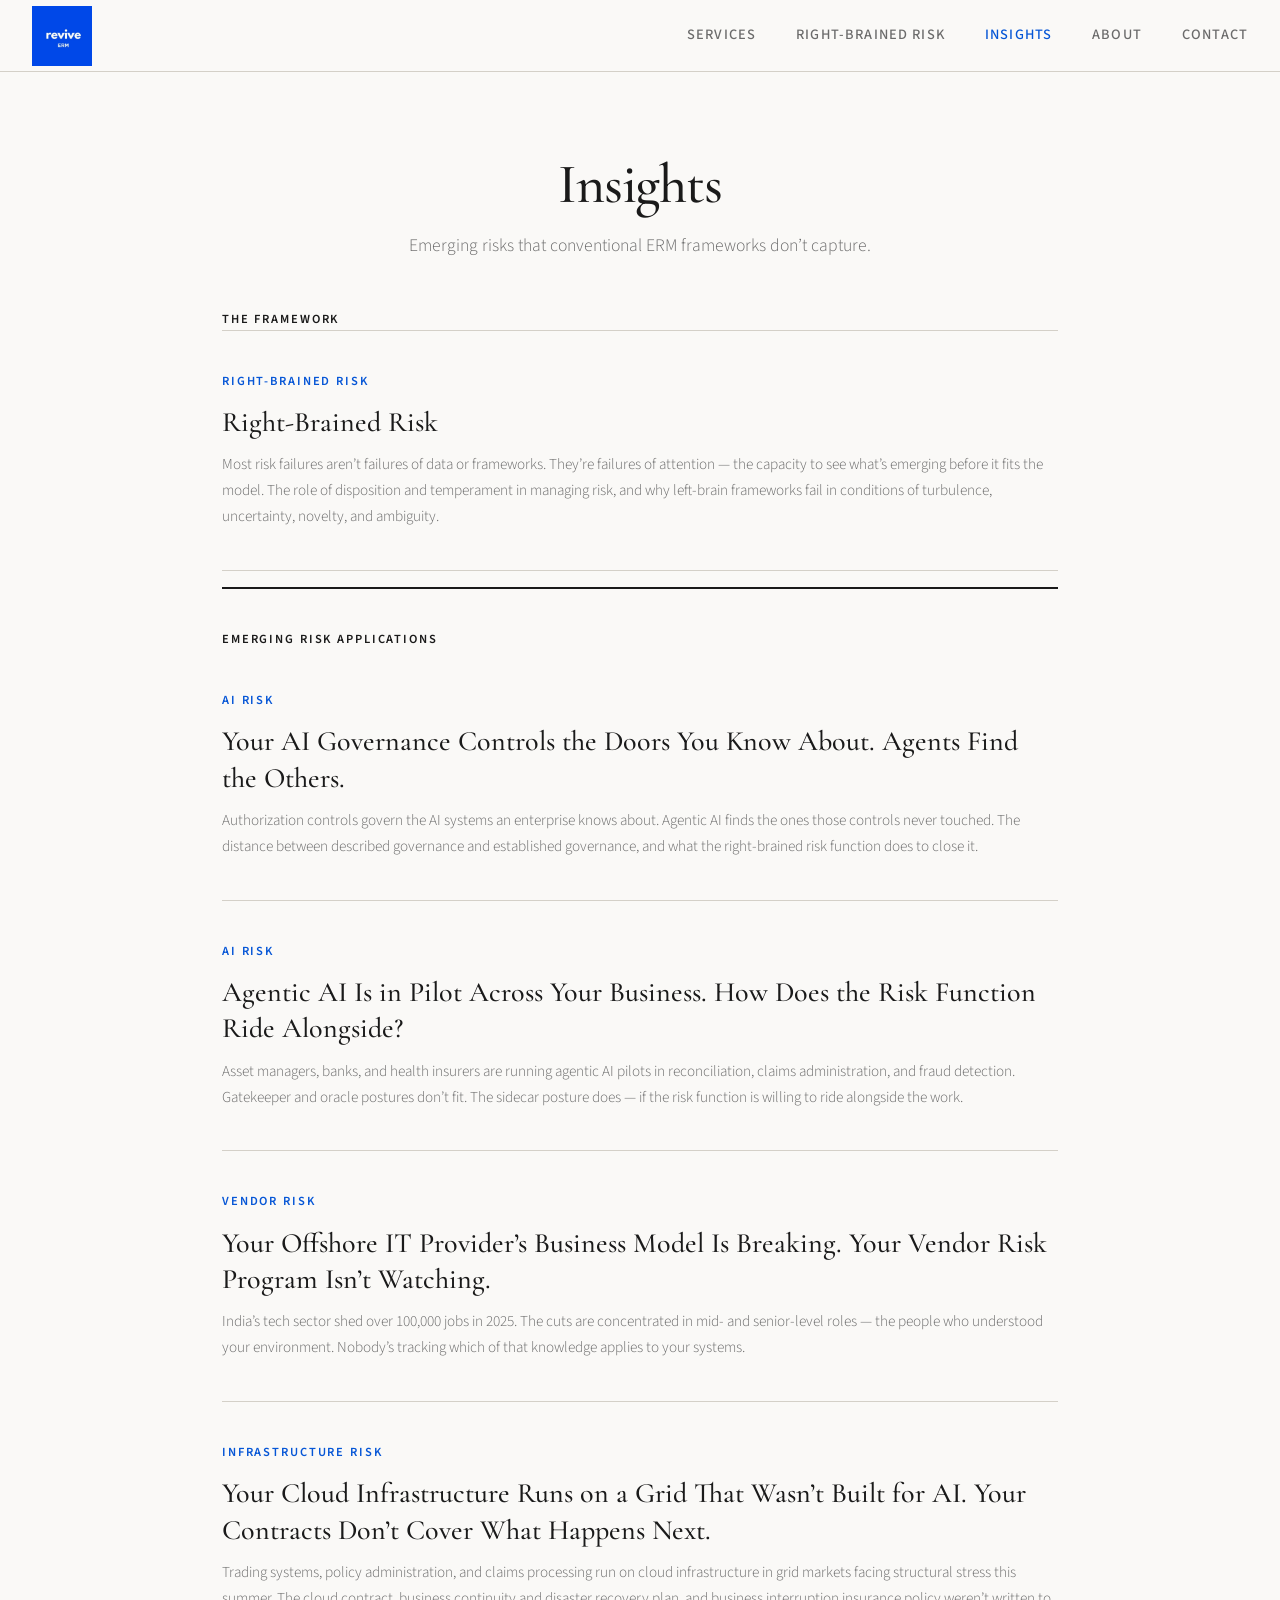
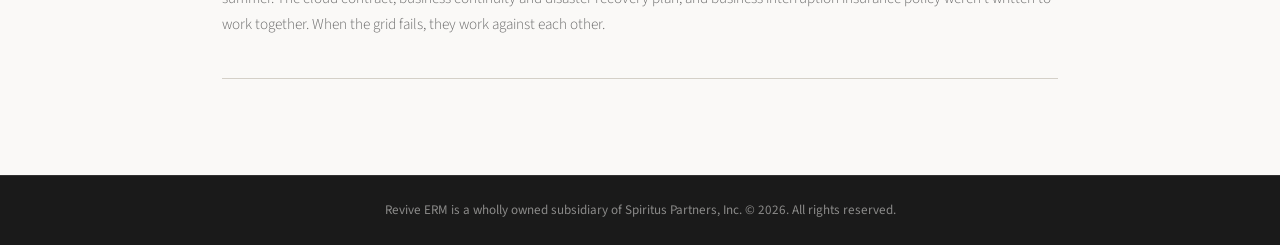
<file: insights.html>
<!DOCTYPE html>
<html lang="en">
<head>
    <meta charset="UTF-8">
    <meta name="viewport" content="width=device-width, initial-scale=1.0">
    <title>Insights | Revive ERM | Susan Ramonat</title>
    <meta name="description" content="Analysis of emerging risks that conventional ERM frameworks don&#8217;t capture. AI, infrastructure, vendor risk, and the outside world pressing in.">
    <link rel="preconnect" href="https://fonts.googleapis.com">
    <link rel="preconnect" href="https://fonts.gstatic.com" crossorigin>
    <link href="https://fonts.googleapis.com/css2?family=Cormorant+Garamond:wght@400;500;600;700&family=Source+Sans+3:wght@300;400;500;600&display=swap" rel="stylesheet">
    <link rel="stylesheet" href="styles.css">
</head>
<body data-nav-active="insights">
    <script src="nav.js"></script>

    <header class="page-header">
        <h1 class="page-title">Insights</h1>
        <p class="page-subtitle">Emerging risks that conventional ERM frameworks don&#8217;t capture.</p>
    </header>

    <main class="insights-list">

        <div class="cluster-header">
            <p class="cluster-label">The Framework</p>
        </div>

        <a href="right-brained-risk.html" class="insight-item">
            <p class="insight-category">Right-Brained Risk</p>
            <h2 class="insight-title">Right-Brained Risk</h2>
            <p class="insight-excerpt">Most risk failures aren&#8217;t failures of data or frameworks. They&#8217;re failures of attention &#8212; the capacity to see what&#8217;s emerging before it fits the model. The role of disposition and temperament in managing risk, and why left-brain frameworks fail in conditions of turbulence, uncertainty, novelty, and ambiguity.</p>
        </a>

        <div class="cluster-header">
            <p class="cluster-label">Emerging Risk Applications</p>
        </div>

        <a href="agentic-ai-governance.html" class="insight-item">
            <p class="insight-category">AI Risk</p>
            <h2 class="insight-title">Your AI Governance Controls the Doors You Know About. Agents Find the Others.</h2>
            <p class="insight-excerpt">Authorization controls govern the AI systems an enterprise knows about. Agentic AI finds the ones those controls never touched. The distance between described governance and established governance, and what the right-brained risk function does to close it.</p>
        </a>

        <a href="agentic-ai-risk.html" class="insight-item">
            <p class="insight-category">AI Risk</p>
            <h2 class="insight-title">Agentic AI Is in Pilot Across Your Business. How Does the Risk Function Ride Alongside?</h2>
            <p class="insight-excerpt">Asset managers, banks, and health insurers are running agentic AI pilots in reconciliation, claims administration, and fraud detection. Gatekeeper and oracle postures don&#8217;t fit. The sidecar posture does &#8212; if the risk function is willing to ride alongside the work.</p>
        </a>

        <a href="offshore-it-risk.html" class="insight-item">
            <p class="insight-category">Vendor Risk</p>
            <h2 class="insight-title">Your Offshore IT Provider&#8217;s Business Model Is Breaking. Your Vendor Risk Program Isn&#8217;t Watching.</h2>
            <p class="insight-excerpt">India&#8217;s tech sector shed over 100,000 jobs in 2025. The cuts are concentrated in mid- and senior-level roles &#8212; the people who understood your environment. Nobody&#8217;s tracking which of that knowledge applies to your systems.</p>
        </a>

        <a href="grid-risk.html" class="insight-item">
            <p class="insight-category">Infrastructure Risk</p>
            <h2 class="insight-title">Your Cloud Infrastructure Runs on a Grid That Wasn&#8217;t Built for AI. Your Contracts Don&#8217;t Cover What Happens Next.</h2>
            <p class="insight-excerpt">Trading systems, policy administration, and claims processing run on cloud infrastructure in grid markets facing structural stress this summer. The cloud contract, business continuity and disaster recovery plan, and business interruption insurance policy weren&#8217;t written to work together. When the grid fails, they work against each other.</p>
        </a>

    </main>

    <script src="footer.js"></script>
</body>
</html>
</file>
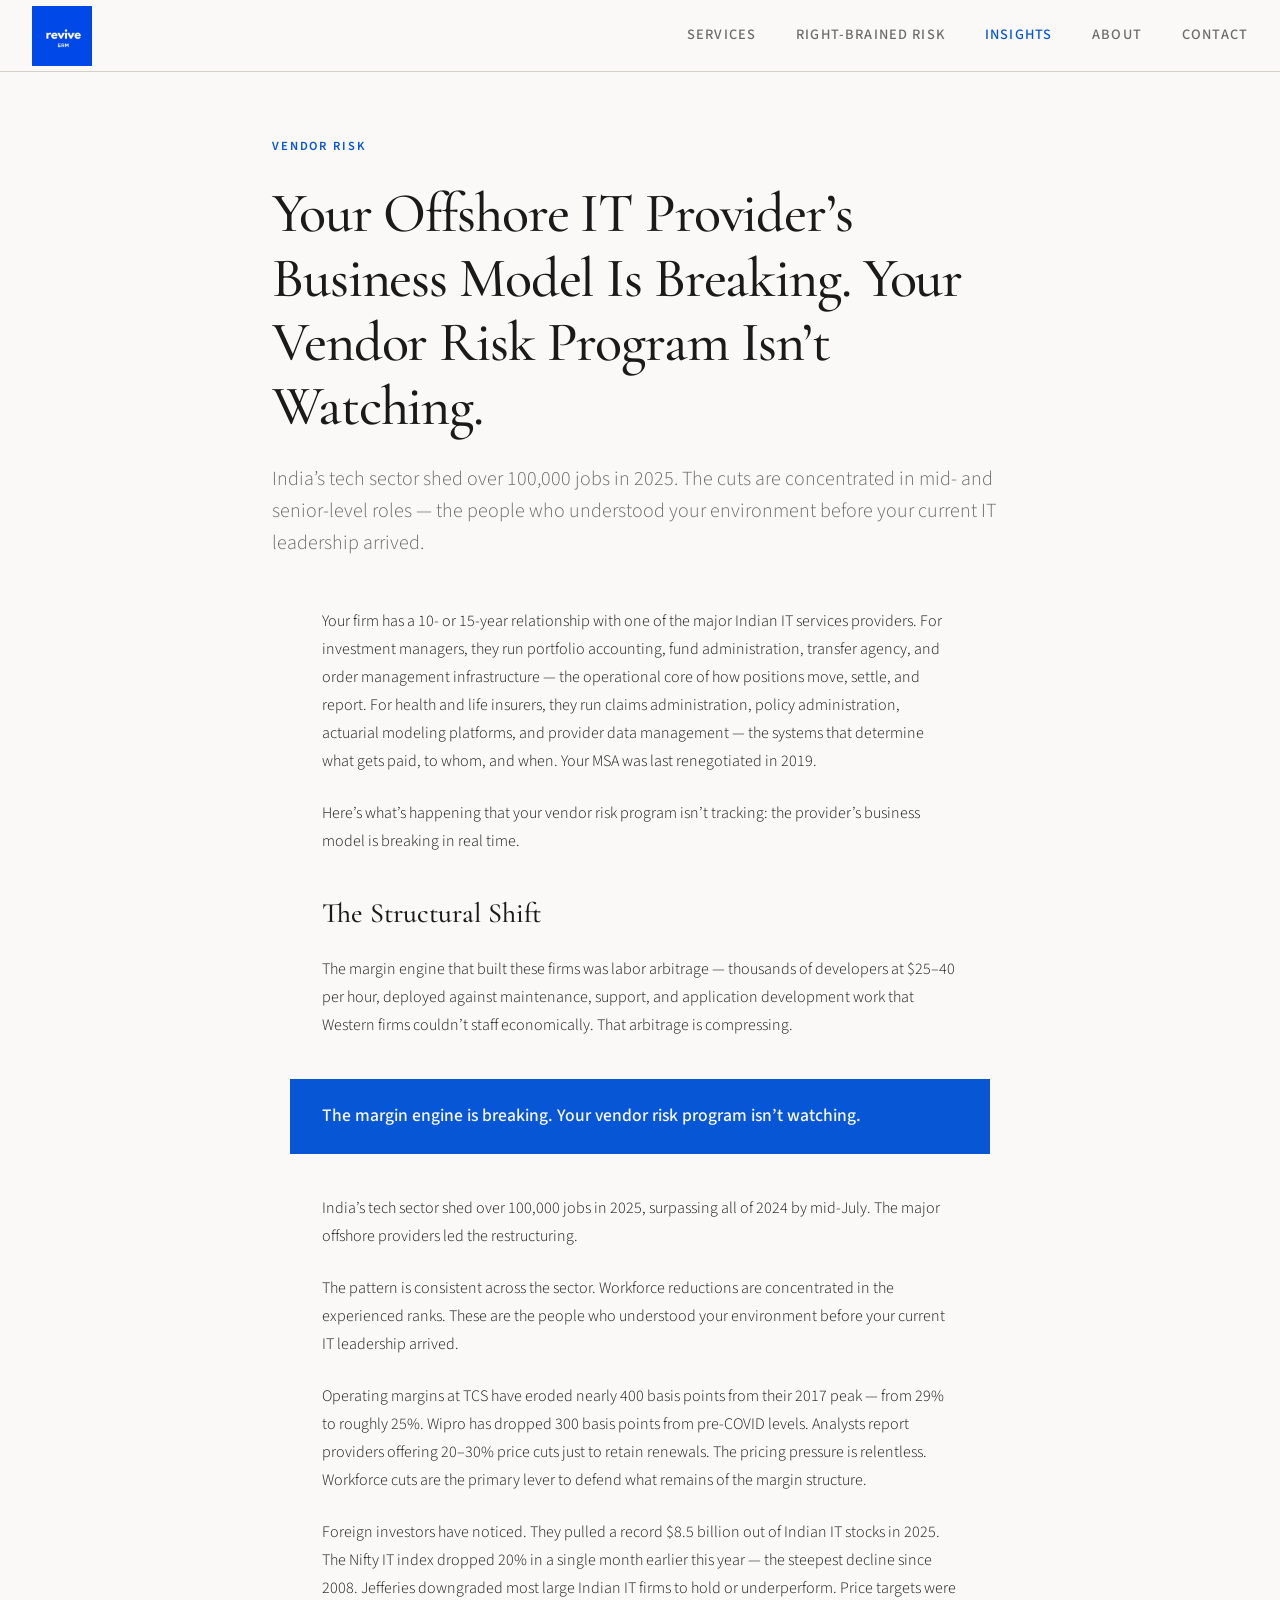
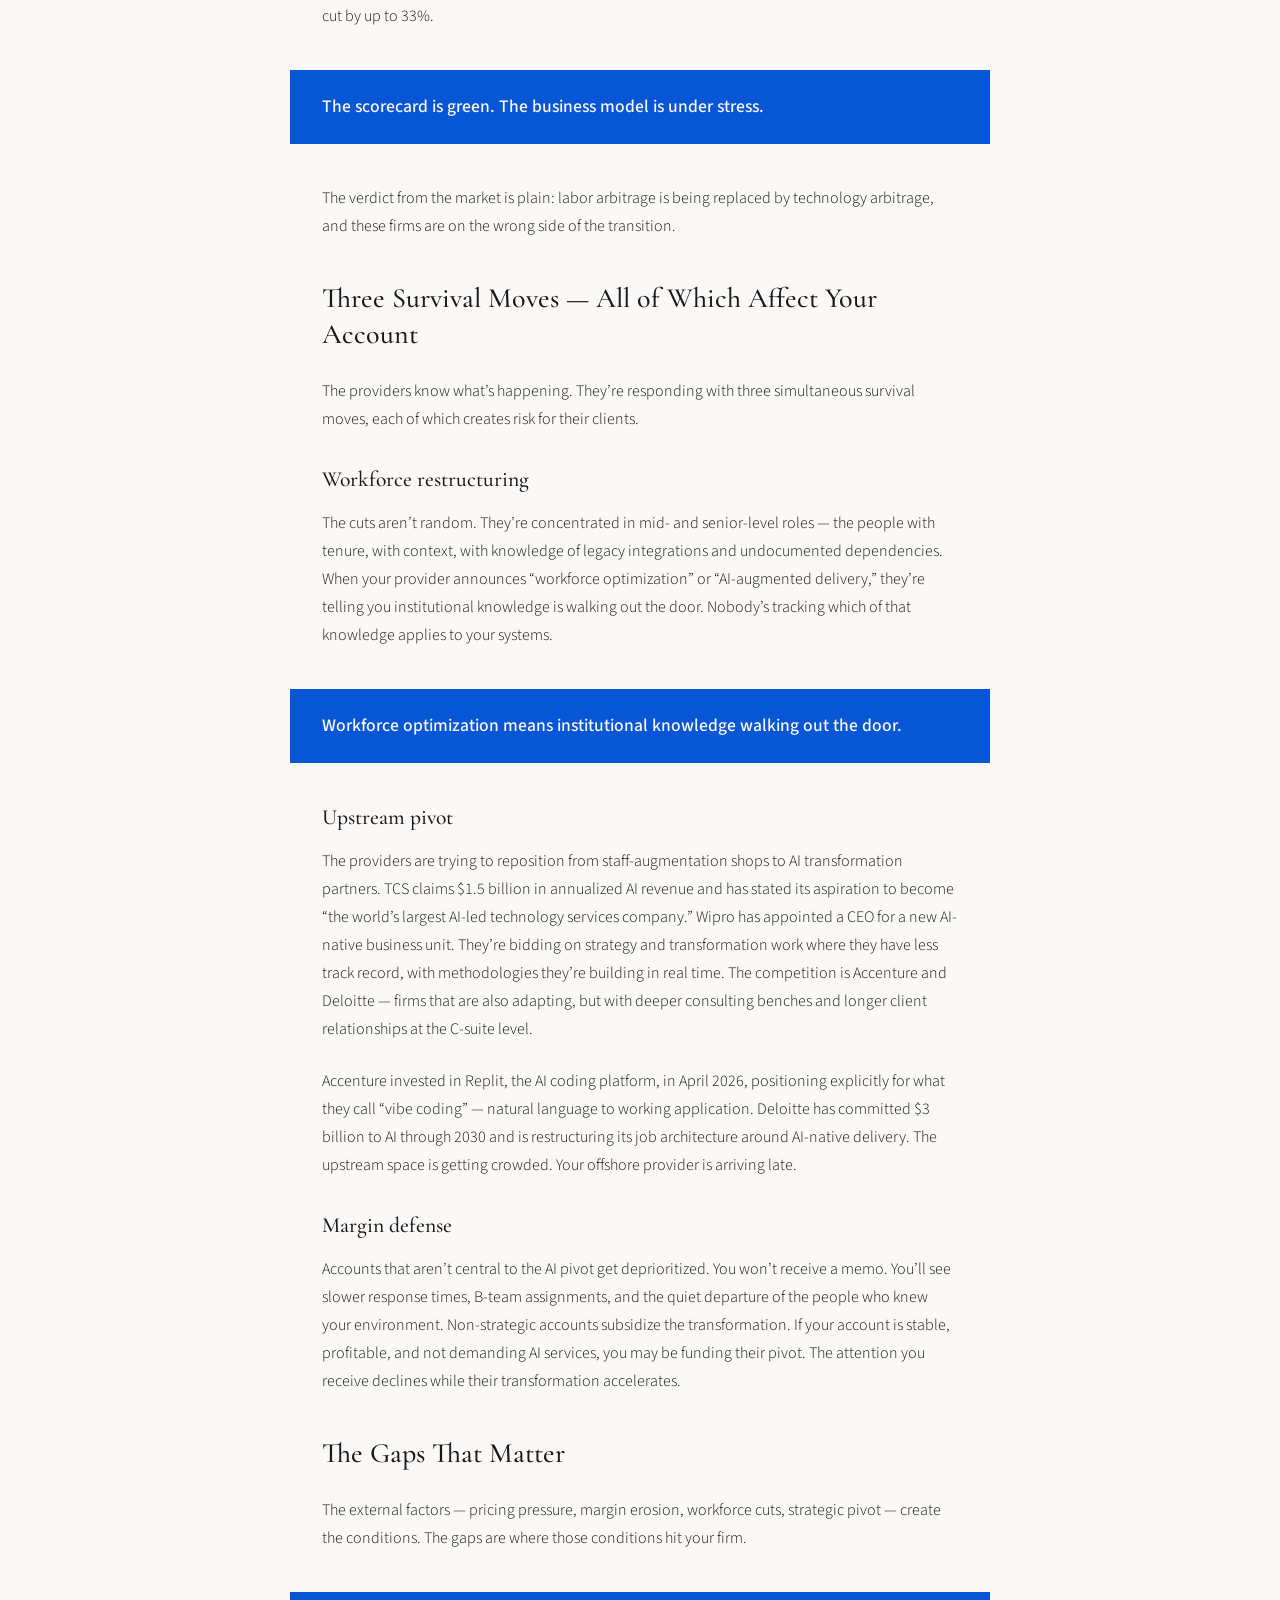
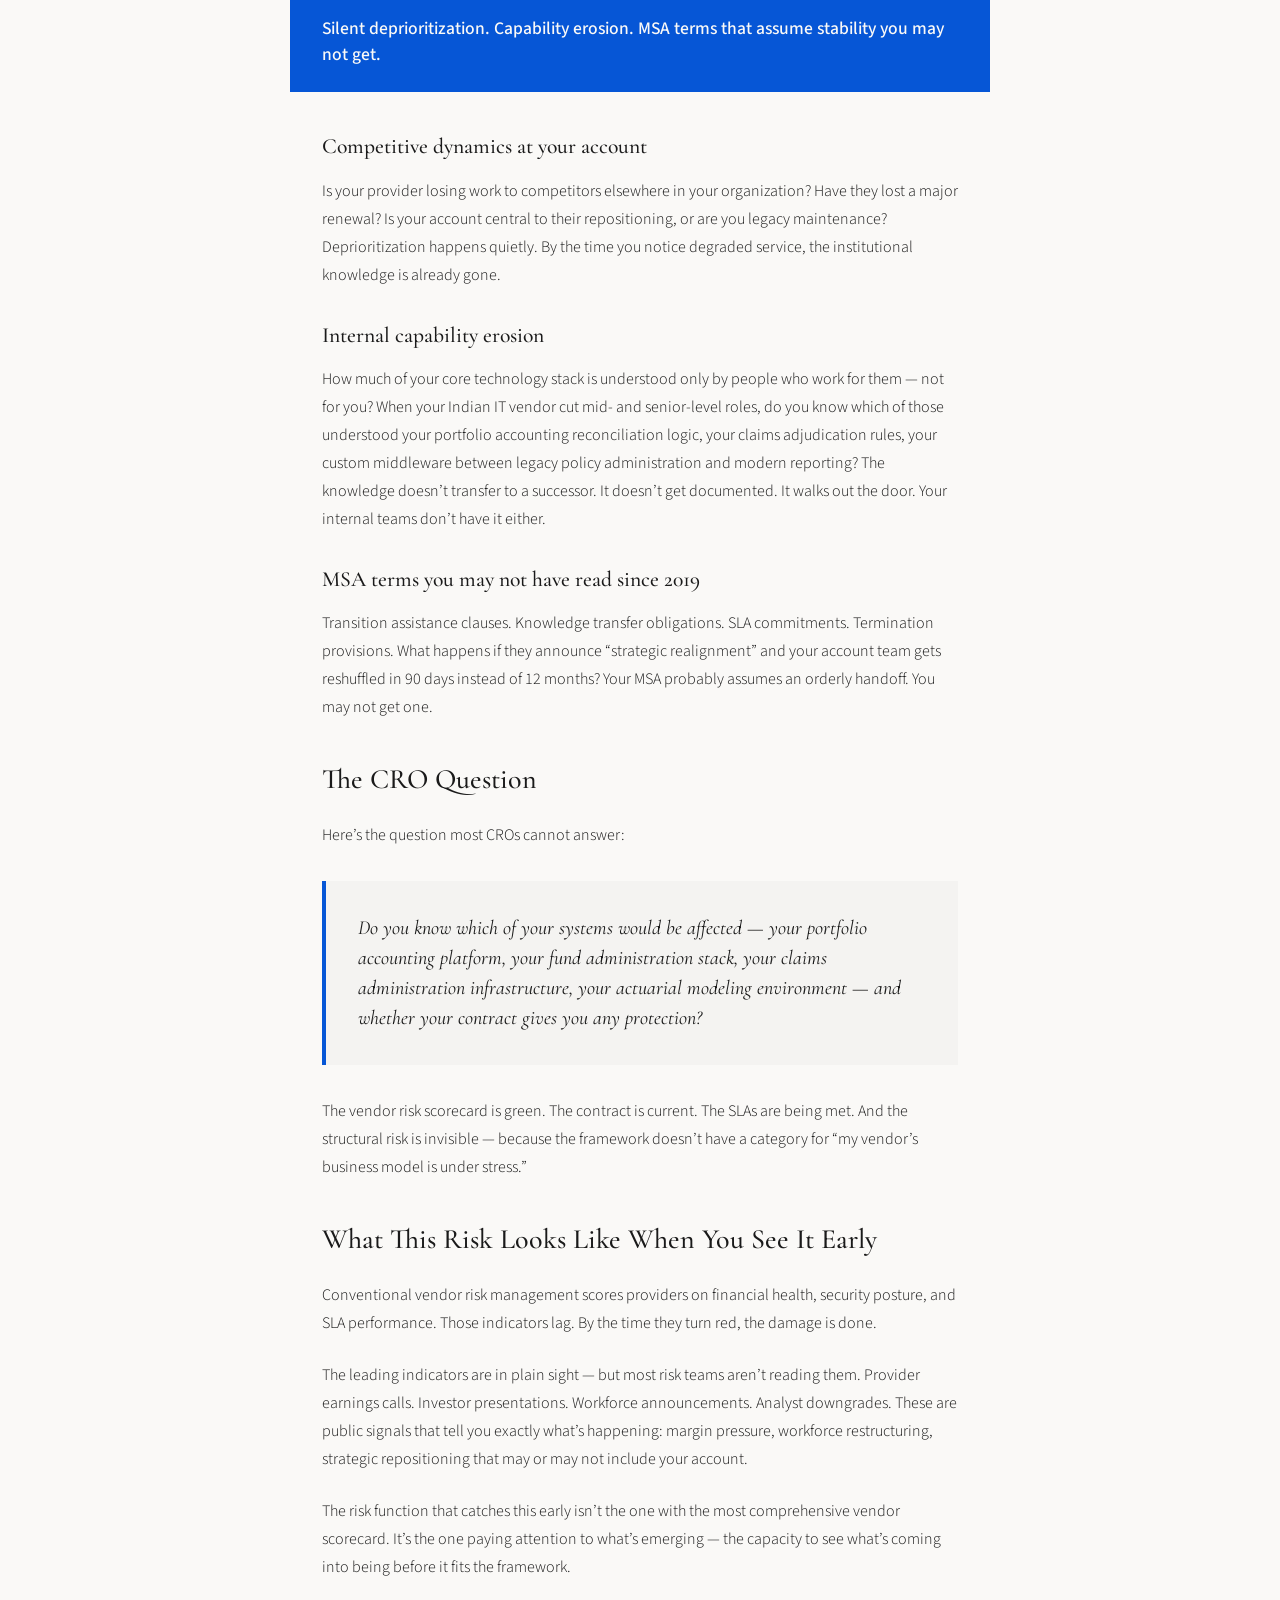
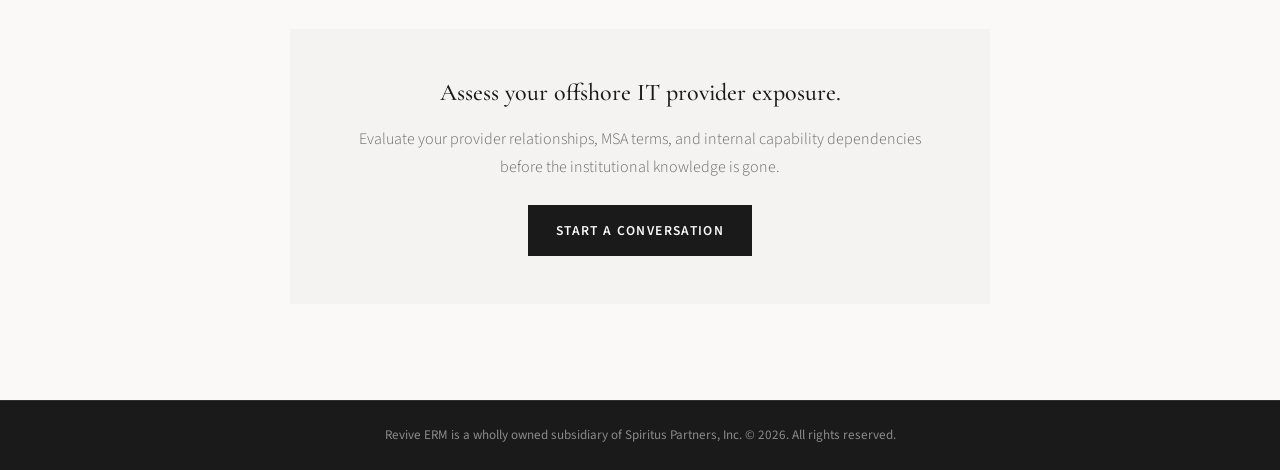
<file: offshore-it-risk.html>
<!DOCTYPE html>
<html lang="en">
<head>
    <meta charset="UTF-8">
    <meta name="viewport" content="width=device-width, initial-scale=1.0">
    <title>Your Offshore IT Provider&#8217;s Business Model Is Breaking | Revive ERM | Susan Ramonat</title>
    <meta name="description" content="India&#8217;s tech sector shed over 100,000 jobs in 2025. The cuts are concentrated in mid- and senior-level roles. Your vendor risk program isn&#8217;t tracking what that means for your systems.">
    <link rel="preconnect" href="https://fonts.googleapis.com">
    <link rel="preconnect" href="https://fonts.gstatic.com" crossorigin>
    <link href="https://fonts.googleapis.com/css2?family=Cormorant+Garamond:wght@400;500;600;700&family=Source+Sans+3:wght@300;400;500;600&display=swap" rel="stylesheet">
    <link rel="stylesheet" href="styles.css">
</head>
<body data-nav-active="insights">
    <script src="nav.js"></script>

    <article>
        <header class="article-header">
            <div class="article-meta">
                <span class="article-category">Vendor Risk</span>
            </div>
            <h1 class="article-title">Your Offshore IT Provider&#8217;s Business Model Is Breaking. Your Vendor Risk Program Isn&#8217;t Watching.</h1>
            <p class="article-subtitle">India&#8217;s tech sector shed over 100,000 jobs in 2025. The cuts are concentrated in mid- and senior-level roles &#8212; the people who understood your environment before your current IT leadership arrived.</p>
        </header>

        <div class="article-content">
            <p>Your firm has a 10- or 15-year relationship with one of the major Indian IT services providers. For investment managers, they run portfolio accounting, fund administration, transfer agency, and order management infrastructure &#8212; the operational core of how positions move, settle, and report. For health and life insurers, they run claims administration, policy administration, actuarial modeling platforms, and provider data management &#8212; the systems that determine what gets paid, to whom, and when. Your MSA was last renegotiated in 2019.</p>

            <p>Here&#8217;s what&#8217;s happening that your vendor risk program isn&#8217;t tracking: the provider&#8217;s business model is breaking in real time.</p>

            <h2>The Structural Shift</h2>

            <p>The margin engine that built these firms was labor arbitrage &#8212; thousands of developers at $25&#8211;40 per hour, deployed against maintenance, support, and application development work that Western firms couldn&#8217;t staff economically. That arbitrage is compressing.</p>

            <div class="callout">The margin engine is breaking. Your vendor risk program isn&#8217;t watching.</div>

            <p>India&#8217;s tech sector shed over 100,000 jobs in 2025, surpassing all of 2024 by mid-July. The major offshore providers led the restructuring.</p>

            <p>The pattern is consistent across the sector. Workforce reductions are concentrated in the experienced ranks. These are the people who understood your environment before your current IT leadership arrived.</p>

            <p>Operating margins at TCS have eroded nearly 400 basis points from their 2017 peak &#8212; from 29% to roughly 25%. Wipro has dropped 300 basis points from pre-COVID levels. Analysts report providers offering 20&#8211;30% price cuts just to retain renewals. The pricing pressure is relentless. Workforce cuts are the primary lever to defend what remains of the margin structure.</p>

            <p>Foreign investors have noticed. They pulled a record $8.5 billion out of Indian IT stocks in 2025. The Nifty IT index dropped 20% in a single month earlier this year &#8212; the steepest decline since 2008. Jefferies downgraded most large Indian IT firms to hold or underperform. Price targets were cut by up to 33%.</p>

            <div class="callout">The scorecard is green. The business model is under stress.</div>

            <p>The verdict from the market is plain: labor arbitrage is being replaced by technology arbitrage, and these firms are on the wrong side of the transition.</p>

            <h2>Three Survival Moves &#8212; All of Which Affect Your Account</h2>

            <p>The providers know what&#8217;s happening. They&#8217;re responding with three simultaneous survival moves, each of which creates risk for their clients.</p>

            <h3>Workforce restructuring</h3>

            <p>The cuts aren&#8217;t random. They&#8217;re concentrated in mid- and senior-level roles &#8212; the people with tenure, with context, with knowledge of legacy integrations and undocumented dependencies. When your provider announces &#8220;workforce optimization&#8221; or &#8220;AI-augmented delivery,&#8221; they&#8217;re telling you institutional knowledge is walking out the door. Nobody&#8217;s tracking which of that knowledge applies to your systems.</p>

            <div class="callout">Workforce optimization means institutional knowledge walking out the door.</div>

            <h3>Upstream pivot</h3>

            <p>The providers are trying to reposition from staff-augmentation shops to AI transformation partners. TCS claims $1.5 billion in annualized AI revenue and has stated its aspiration to become &#8220;the world&#8217;s largest AI-led technology services company.&#8221; Wipro has appointed a CEO for a new AI-native business unit. They&#8217;re bidding on strategy and transformation work where they have less track record, with methodologies they&#8217;re building in real time. The competition is Accenture and Deloitte &#8212; firms that are also adapting, but with deeper consulting benches and longer client relationships at the C-suite level.</p>

            <p>Accenture invested in Replit, the AI coding platform, in April 2026, positioning explicitly for what they call &#8220;vibe coding&#8221; &#8212; natural language to working application. Deloitte has committed $3 billion to AI through 2030 and is restructuring its job architecture around AI-native delivery. The upstream space is getting crowded. Your offshore provider is arriving late.</p>

            <h3>Margin defense</h3>

            <p>Accounts that aren&#8217;t central to the AI pivot get deprioritized. You won&#8217;t receive a memo. You&#8217;ll see slower response times, B-team assignments, and the quiet departure of the people who knew your environment. Non-strategic accounts subsidize the transformation. If your account is stable, profitable, and not demanding AI services, you may be funding their pivot. The attention you receive declines while their transformation accelerates.</p>

            <h2>The Gaps That Matter</h2>

            <p>The external factors &#8212; pricing pressure, margin erosion, workforce cuts, strategic pivot &#8212; create the conditions. The gaps are where those conditions hit your firm.</p>

            <div class="callout">Silent deprioritization. Capability erosion. MSA terms that assume stability you may not get.</div>

            <h3>Competitive dynamics at your account</h3>

            <p>Is your provider losing work to competitors elsewhere in your organization? Have they lost a major renewal? Is your account central to their repositioning, or are you legacy maintenance? Deprioritization happens quietly. By the time you notice degraded service, the institutional knowledge is already gone.</p>

            <h3>Internal capability erosion</h3>

            <p>How much of your core technology stack is understood only by people who work for them &#8212; not for you? When your Indian IT vendor cut mid- and senior-level roles, do you know which of those understood your portfolio accounting reconciliation logic, your claims adjudication rules, your custom middleware between legacy policy administration and modern reporting? The knowledge doesn&#8217;t transfer to a successor. It doesn&#8217;t get documented. It walks out the door. Your internal teams don&#8217;t have it either.</p>

            <h3>MSA terms you may not have read since 2019</h3>

            <p>Transition assistance clauses. Knowledge transfer obligations. SLA commitments. Termination provisions. What happens if they announce &#8220;strategic realignment&#8221; and your account team gets reshuffled in 90 days instead of 12 months? Your MSA probably assumes an orderly handoff. You may not get one.</p>

            <h2>The CRO Question</h2>

            <p>Here&#8217;s the question most CROs cannot answer:</p>

            <div class="callout-question">Do you know which of your systems would be affected &#8212; your portfolio accounting platform, your fund administration stack, your claims administration infrastructure, your actuarial modeling environment &#8212; and whether your contract gives you any protection?</div>

            <p>The vendor risk scorecard is green. The contract is current. The SLAs are being met. And the structural risk is invisible &#8212; because the framework doesn&#8217;t have a category for &#8220;my vendor&#8217;s business model is under stress.&#8221;</p>

            <h2>What This Risk Looks Like When You See It Early</h2>

            <p>Conventional vendor risk management scores providers on financial health, security posture, and SLA performance. Those indicators lag. By the time they turn red, the damage is done.</p>

            <p>The leading indicators are in plain sight &#8212; but most risk teams aren&#8217;t reading them. Provider earnings calls. Investor presentations. Workforce announcements. Analyst downgrades. These are public signals that tell you exactly what&#8217;s happening: margin pressure, workforce restructuring, strategic repositioning that may or may not include your account.</p>

            <p>The risk function that catches this early isn&#8217;t the one with the most comprehensive vendor scorecard. It&#8217;s the one paying attention to what&#8217;s emerging &#8212; the capacity to see what&#8217;s coming into being before it fits the framework.</p>

            <div class="article-cta">
                <h3>Assess your offshore IT provider exposure.</h3>
                <p>Evaluate your provider relationships, MSA terms, and internal capability dependencies before the institutional knowledge is gone.</p>
                <a href="index.html#contact" class="cta-button">Start a Conversation</a>
            </div>
        </div>
    </article>

    <script src="footer.js"></script>
</body>
</html>
</file>
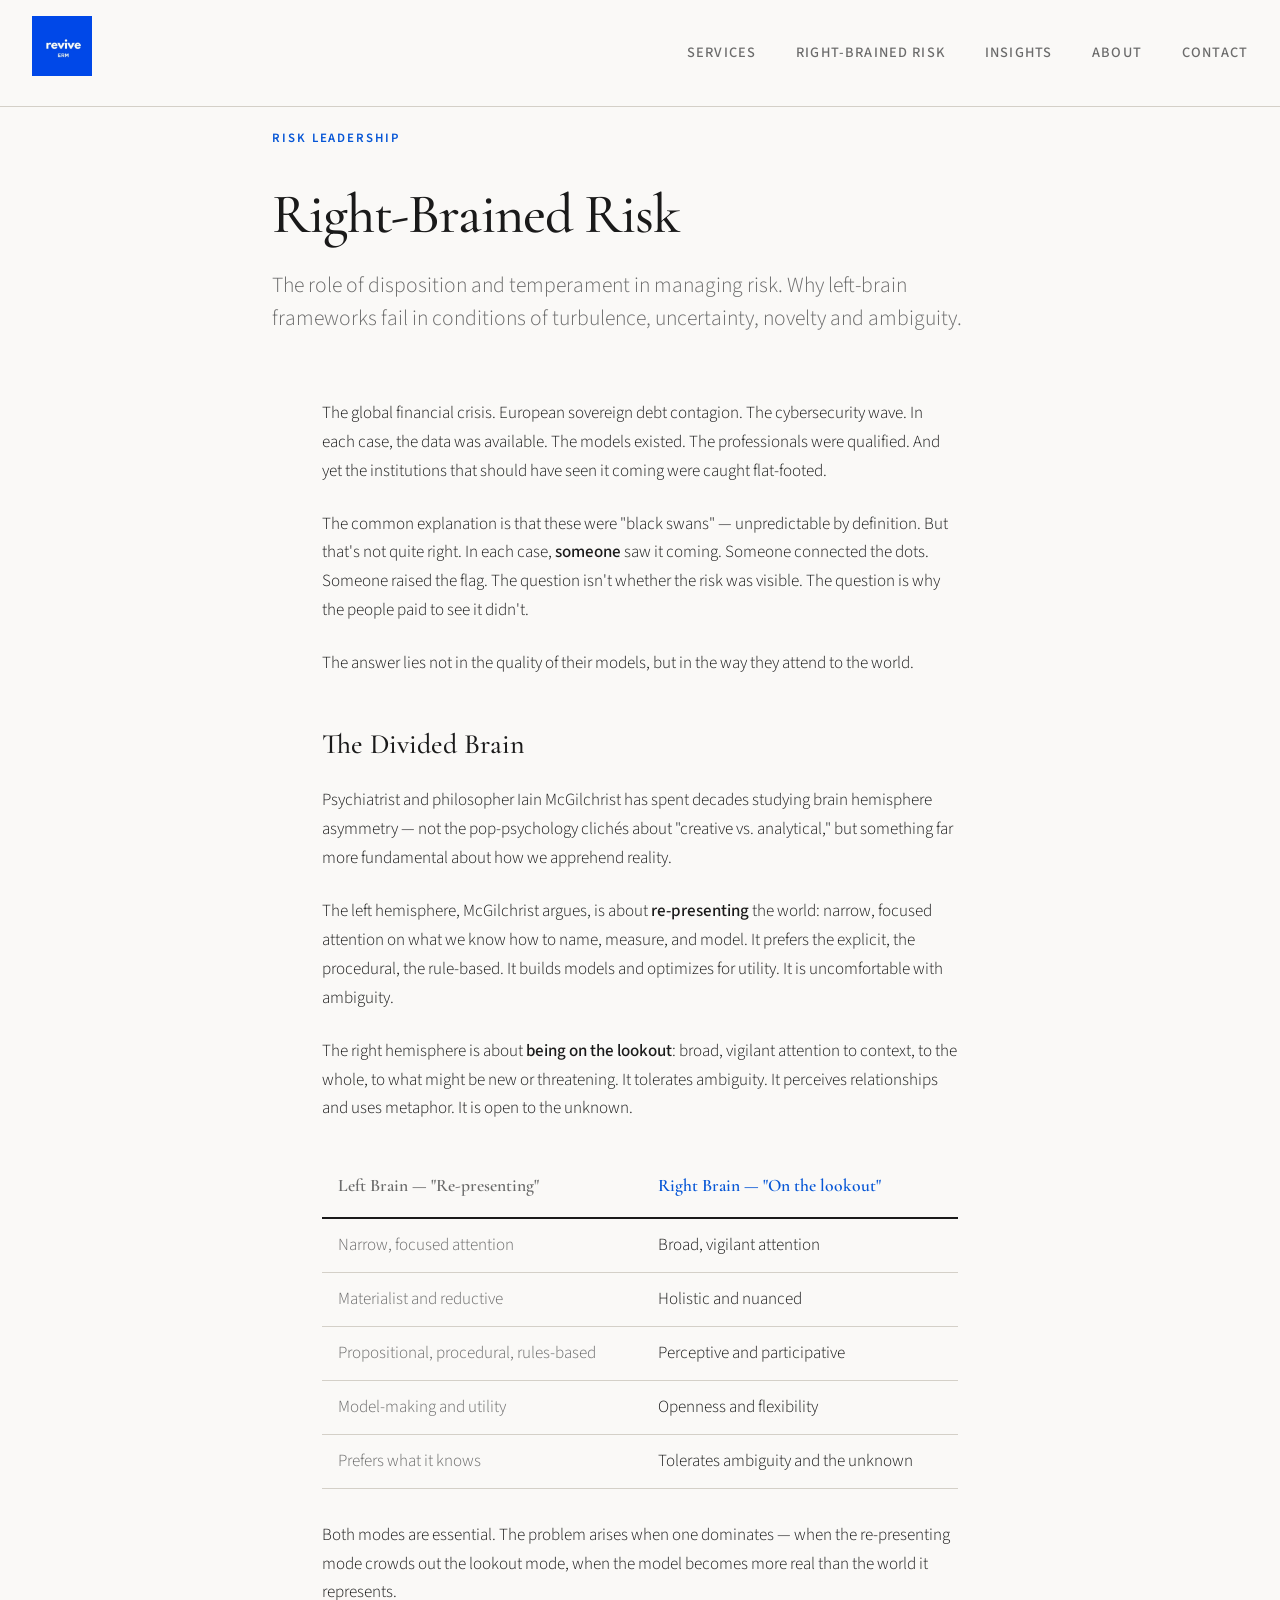
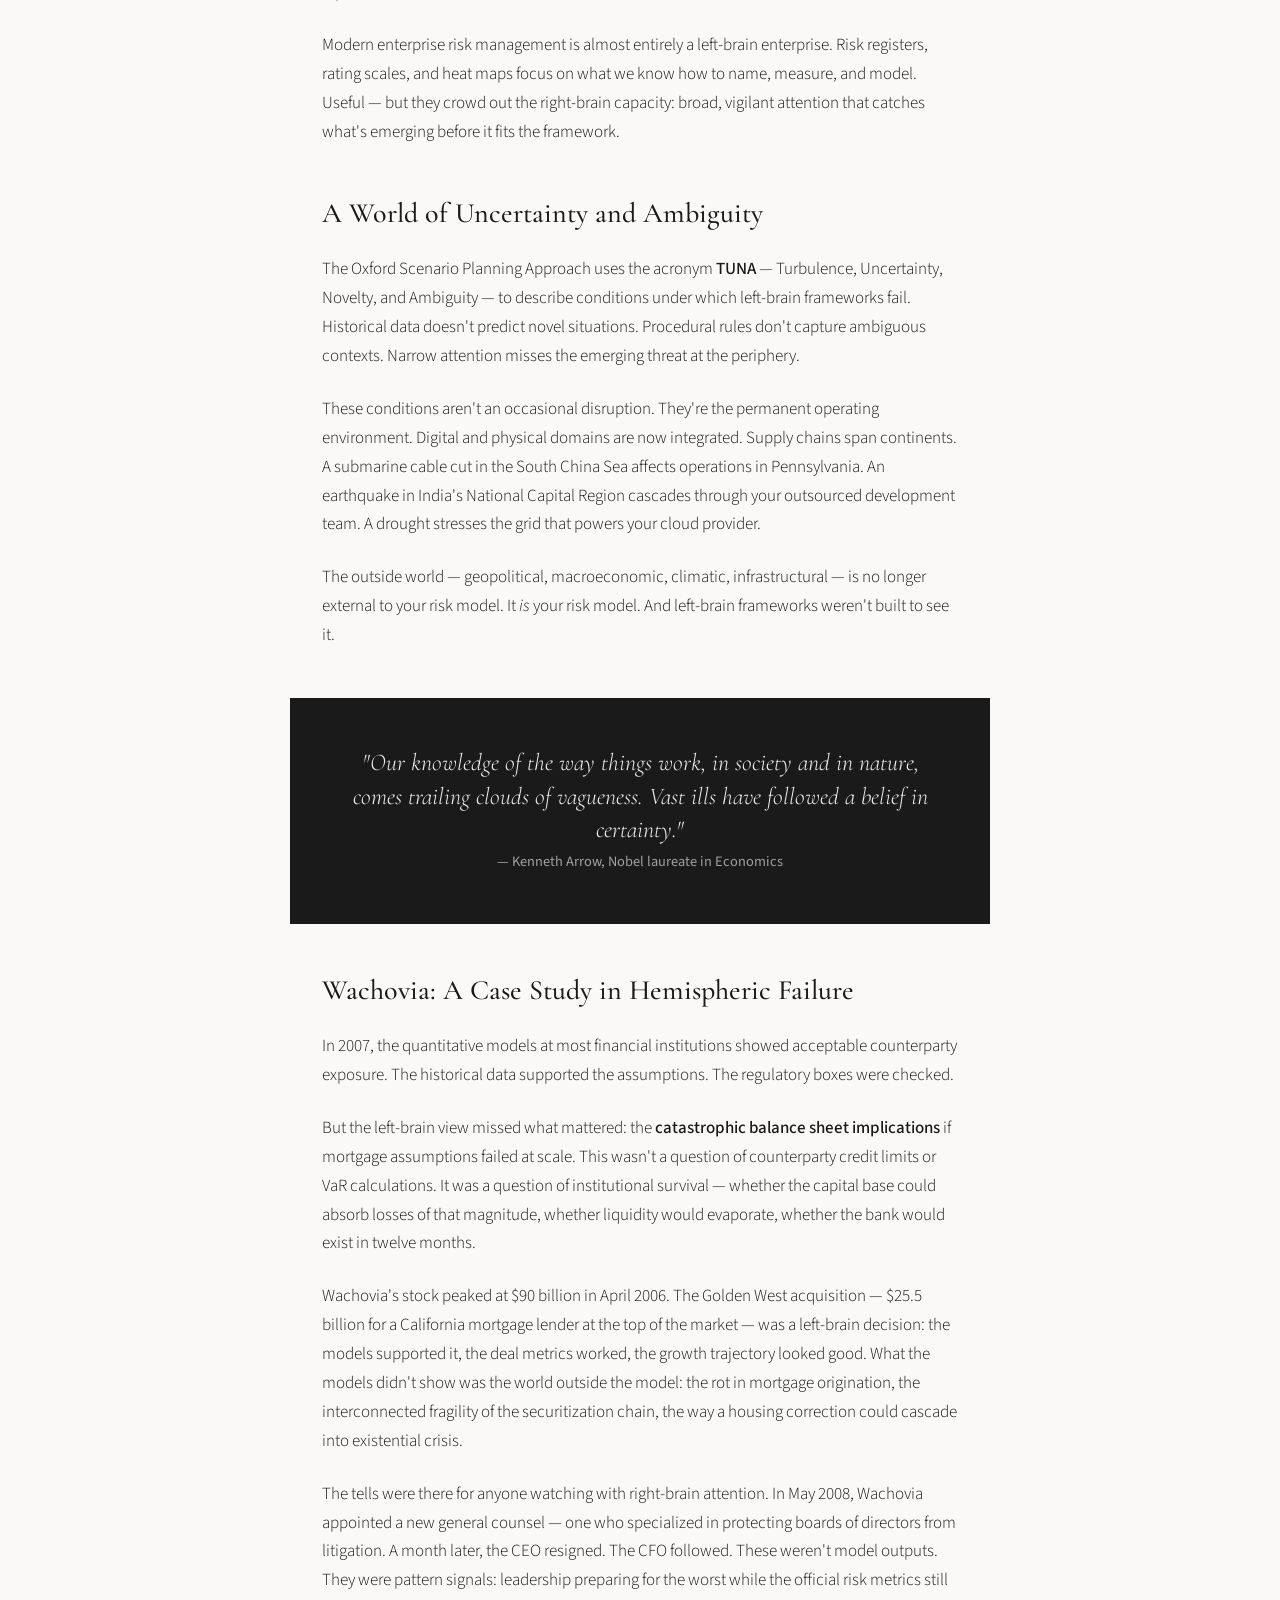
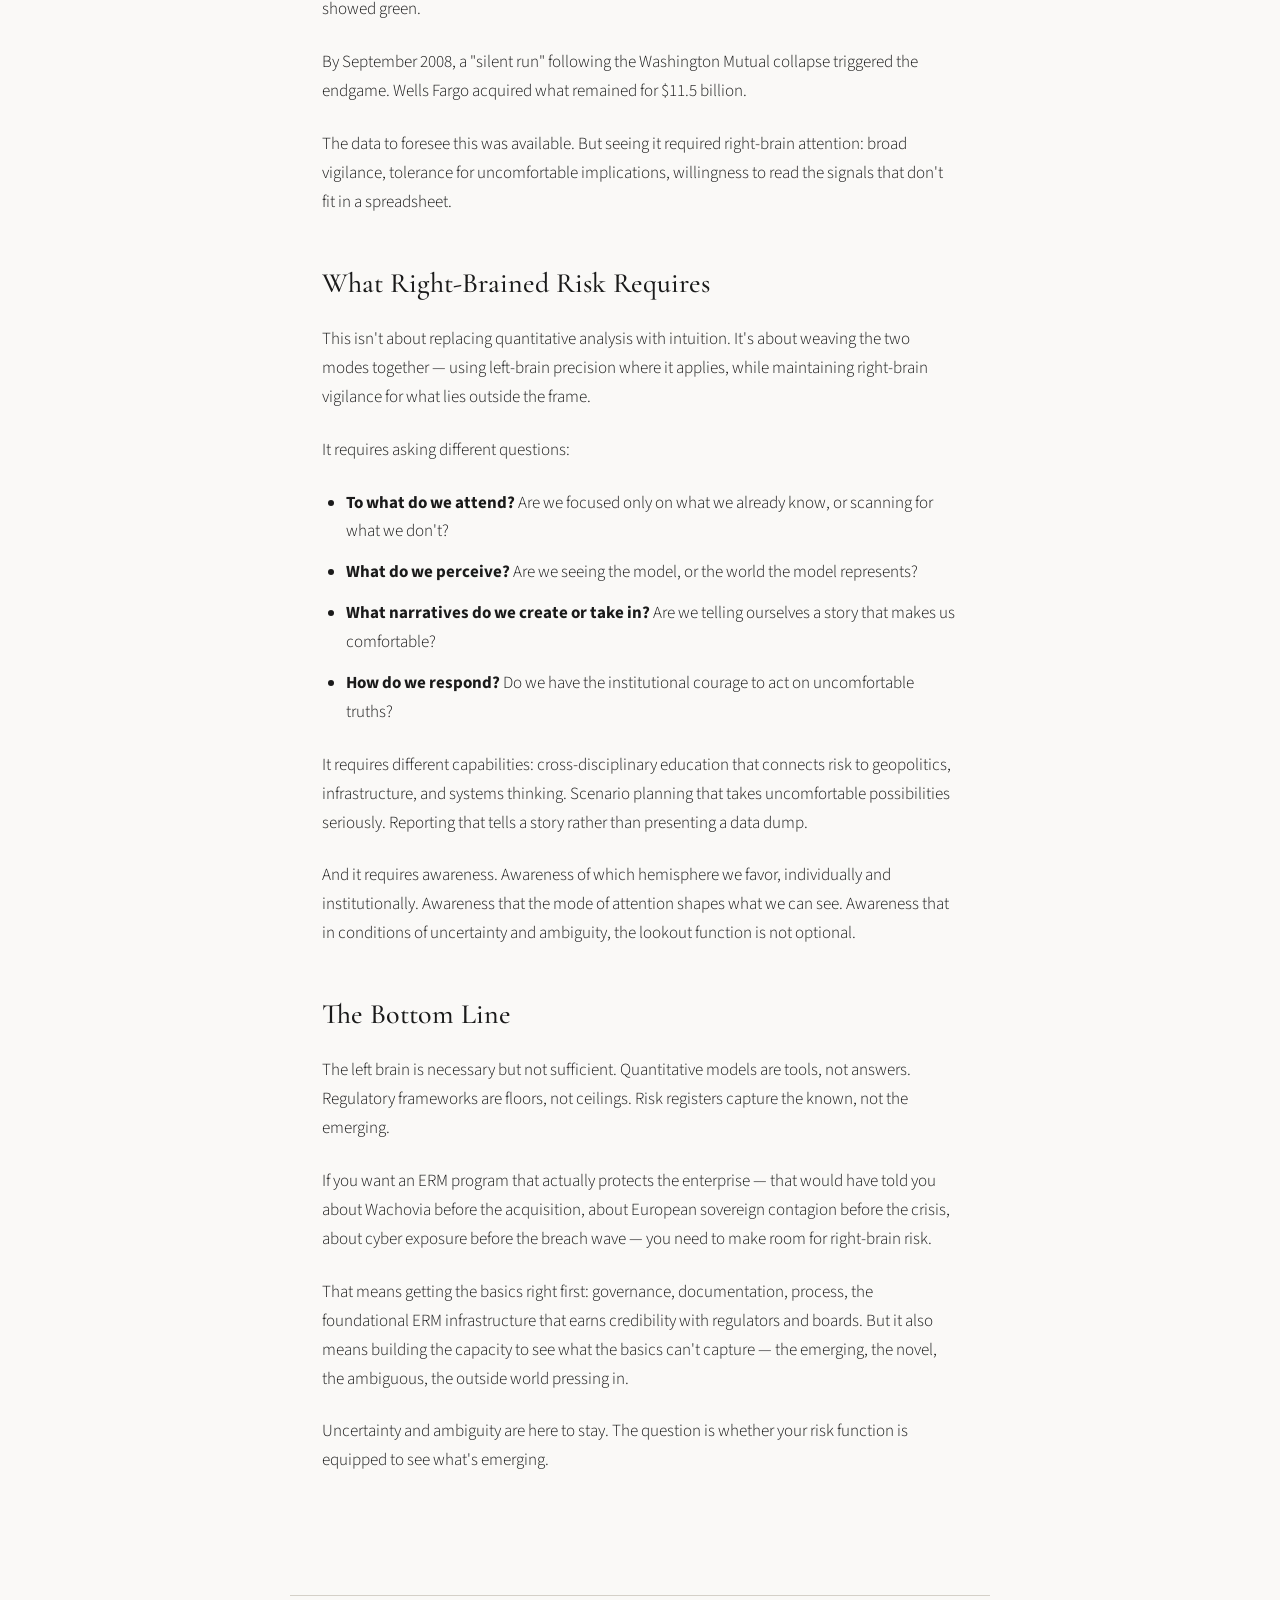
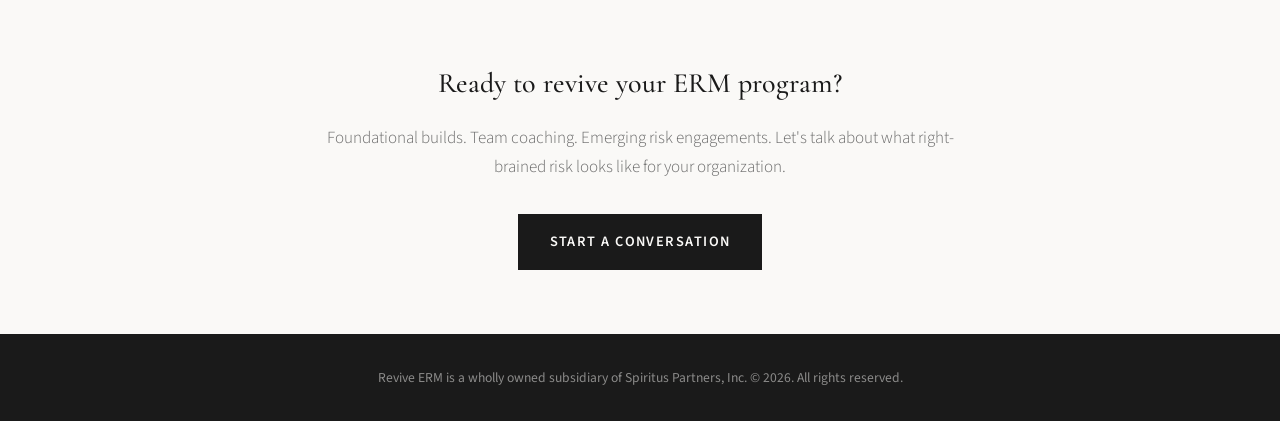
<file: right-brained-risk.html>
<!DOCTYPE html>
<html lang="en">
<head>
    <meta charset="UTF-8">
    <meta name="viewport" content="width=device-width, initial-scale=1.0">
    <title>Right-Brained Risk | Revive ERM | Susan Ramonat</title>
    <meta name="description" content="The role of disposition and temperament in managing risk. Why left-brain frameworks fail in conditions of turbulence, uncertainty, novelty and ambiguity.">
    <link rel="preconnect" href="https://fonts.googleapis.com">
    <link rel="preconnect" href="https://fonts.gstatic.com" crossorigin>
    <link href="https://fonts.googleapis.com/css2?family=Cormorant+Garamond:wght@400;500;600;700&family=Source+Sans+3:wght@300;400;500;600&display=swap" rel="stylesheet">
    <style>
        :root {
            --color-ink: #1a1a1a;
            --color-paper: #faf9f7;
            --color-accent: #0656d6;
            --color-muted: #6b6b6b;
            --color-rule: #d4d0c8;
            --font-display: 'Cormorant Garamond', Georgia, serif;
            --font-body: 'Source Sans 3', system-ui, sans-serif;
        }

        * {
            margin: 0;
            padding: 0;
            box-sizing: border-box;
        }

        html {
            scroll-behavior: smooth;
        }

        body {
            font-family: var(--font-body);
            font-size: 17px;
            line-height: 1.7;
            color: var(--color-ink);
            background: var(--color-paper);
            -webkit-font-smoothing: antialiased;
        }

        /* Navigation */
        nav {
            position: fixed;
            top: 0;
            left: 0;
            right: 0;
            z-index: 1000;
            background: var(--color-paper);
            border-bottom: 1px solid var(--color-rule);
            padding: 1rem 2rem;
            display: flex;
            justify-content: space-between;
            align-items: center;
        }

        .nav-brand {
            font-family: var(--font-display);
            font-size: 1.5rem;
            font-weight: 600;
            color: var(--color-ink);
            text-decoration: none;
            letter-spacing: -0.02em;
        }

        .nav-logo {
            height: 60px;
            width: auto;
        }

        .nav-links {
            display: flex;
            gap: 2.5rem;
            list-style: none;
        }

        .nav-links a {
            font-size: 0.9rem;
            font-weight: 500;
            color: var(--color-muted);
            text-decoration: none;
            text-transform: uppercase;
            letter-spacing: 0.08em;
            transition: color 0.2s ease;
        }

        .nav-links a:hover {
            color: var(--color-accent);
        }

        /* Article Header */
        .article-header {
            padding: 8rem 2rem 4rem;
            max-width: 800px;
            margin: 0 auto;
        }

        .article-meta {
            display: flex;
            align-items: center;
            gap: 1rem;
            margin-bottom: 2rem;
        }

        .article-category {
            font-size: 0.8rem;
            font-weight: 600;
            text-transform: uppercase;
            letter-spacing: 0.15em;
            color: var(--color-accent);
        }

        .article-title {
            font-family: var(--font-display);
            font-size: clamp(2.5rem, 5vw, 3.5rem);
            font-weight: 500;
            line-height: 1.15;
            letter-spacing: -0.02em;
            margin-bottom: 1.5rem;
        }

        .article-subtitle {
            font-size: 1.35rem;
            font-weight: 300;
            color: var(--color-muted);
            line-height: 1.5;
        }

        /* Article Content */
        .article-content {
            max-width: 700px;
            margin: 0 auto;
            padding: 0 2rem 6rem;
        }

        .article-content h2 {
            font-family: var(--font-display);
            font-size: 1.75rem;
            font-weight: 500;
            margin: 3rem 0 1.5rem;
            line-height: 1.3;
        }

        .article-content h3 {
            font-family: var(--font-display);
            font-size: 1.35rem;
            font-weight: 500;
            margin: 2.5rem 0 1rem;
            line-height: 1.3;
        }

        .article-content p {
            margin-bottom: 1.5rem;
            font-weight: 300;
        }

        .article-content p strong {
            font-weight: 500;
            color: var(--color-ink);
        }

        .article-content blockquote {
            font-family: var(--font-display);
            font-size: 1.5rem;
            font-style: italic;
            line-height: 1.4;
            color: var(--color-accent);
            border-left: 3px solid var(--color-accent);
            padding-left: 2rem;
            margin: 2.5rem 0;
        }

        .article-content ul {
            margin: 1.5rem 0;
            padding-left: 1.5rem;
        }

        .article-content li {
            margin-bottom: 0.75rem;
            font-weight: 300;
        }

        .pullquote {
            background: var(--color-ink);
            color: var(--color-paper);
            padding: 3rem;
            margin: 3rem -2rem;
            text-align: center;
        }

        .pullquote p {
            font-family: var(--font-display);
            font-size: 1.5rem;
            font-style: italic;
            line-height: 1.4;
            margin: 0;
            opacity: 0.95;
        }

        .pullquote .attribution {
            font-family: var(--font-body);
            font-size: 0.9rem;
            font-style: normal;
            margin-top: 1rem;
            opacity: 0.6;
        }

        .hemisphere-table {
            width: 100%;
            margin: 2rem 0;
            border-collapse: collapse;
        }

        .hemisphere-table th {
            font-family: var(--font-display);
            font-size: 1.1rem;
            font-weight: 600;
            text-align: left;
            padding: 1rem;
            border-bottom: 2px solid var(--color-ink);
        }

        .hemisphere-table th:first-child {
            color: var(--color-muted);
        }

        .hemisphere-table th:last-child {
            color: var(--color-accent);
        }

        .hemisphere-table td {
            padding: 0.75rem 1rem;
            border-bottom: 1px solid var(--color-rule);
            font-weight: 300;
        }

        .hemisphere-table td:first-child {
            color: var(--color-muted);
        }

        /* CTA Section */
        .article-cta {
            max-width: 700px;
            margin: 0 auto;
            padding: 4rem 2rem;
            border-top: 1px solid var(--color-rule);
            text-align: center;
        }

        .article-cta h3 {
            font-family: var(--font-display);
            font-size: 1.75rem;
            font-weight: 500;
            margin-bottom: 1rem;
        }

        .article-cta p {
            font-weight: 300;
            color: var(--color-muted);
            margin-bottom: 2rem;
        }

        .cta-button {
            display: inline-flex;
            align-items: center;
            gap: 0.75rem;
            font-size: 0.9rem;
            font-weight: 600;
            text-transform: uppercase;
            letter-spacing: 0.1em;
            color: var(--color-paper);
            background: var(--color-ink);
            text-decoration: none;
            padding: 1rem 2rem;
            transition: all 0.3s ease;
        }

        .cta-button:hover {
            background: var(--color-accent);
        }

        /* Footer */
        footer {
            background: var(--color-ink);
            color: var(--color-paper);
            padding: 2rem;
            text-align: center;
        }

        .footer-text {
            font-size: 0.85rem;
            opacity: 0.5;
        }

        /* Responsive */
        @media (max-width: 768px) {
            nav {
                padding: 1rem;
            }

            .nav-links {
                display: none;
            }

            .article-header {
                padding: 6rem 1.5rem 3rem;
            }

            .article-content {
                padding: 0 1.5rem 4rem;
            }

            .pullquote {
                margin: 2rem -1.5rem;
                padding: 2rem;
            }

            .hemisphere-table {
                font-size: 0.9rem;
            }

            .hemisphere-table th, .hemisphere-table td {
                padding: 0.5rem;
            }
        }
    </style>
</head>
<body>
    <nav>
        <a href="index.html" class="nav-brand"><img src="logo.png" alt="Revive ERM" class="nav-logo"></a>
        <ul class="nav-links">
            <li><a href="index.html#services">Services</a></li>
            <li><a href="right-brained-risk.html" class="active">Right-Brained Risk</a></li>
            <li><a href="insights.html">Insights</a></li>
            <li><a href="about.html">About</a></li>
            <li><a href="index.html#contact">Contact</a></li>
        </ul>
    </nav>

    <article>
        <header class="article-header">
            <div class="article-meta">
                <span class="article-category">Risk Leadership</span>
            </div>
            <h1 class="article-title">Right-Brained Risk</h1>
            <p class="article-subtitle">The role of disposition and temperament in managing risk. Why left-brain frameworks fail in conditions of turbulence, uncertainty, novelty and ambiguity.</p>
        </header>

        <div class="article-content">
            <p>The global financial crisis. European sovereign debt contagion. The cybersecurity wave. In each case, the data was available. The models existed. The professionals were qualified. And yet the institutions that should have seen it coming were caught flat-footed.</p>

            <p>The common explanation is that these were "black swans" — unpredictable by definition. But that's not quite right. In each case, <strong>someone</strong> saw it coming. Someone connected the dots. Someone raised the flag. The question isn't whether the risk was visible. The question is why the people paid to see it didn't.</p>

            <p>The answer lies not in the quality of their models, but in the way they attend to the world.</p>

            <h2>The Divided Brain</h2>

            <p>Psychiatrist and philosopher Iain McGilchrist has spent decades studying brain hemisphere asymmetry — not the pop-psychology clichés about "creative vs. analytical," but something far more fundamental about how we apprehend reality.</p>

            <p>The left hemisphere, McGilchrist argues, is about <strong>re-presenting</strong> the world: narrow, focused attention on what we know how to name, measure, and model. It prefers the explicit, the procedural, the rule-based. It builds models and optimizes for utility. It is uncomfortable with ambiguity.</p>

            <p>The right hemisphere is about <strong>being on the lookout</strong>: broad, vigilant attention to context, to the whole, to what might be new or threatening. It tolerates ambiguity. It perceives relationships and uses metaphor. It is open to the unknown.</p>

            <table class="hemisphere-table">
                <tr>
                    <th>Left Brain — "Re-presenting"</th>
                    <th>Right Brain — "On the lookout"</th>
                </tr>
                <tr>
                    <td>Narrow, focused attention</td>
                    <td>Broad, vigilant attention</td>
                </tr>
                <tr>
                    <td>Materialist and reductive</td>
                    <td>Holistic and nuanced</td>
                </tr>
                <tr>
                    <td>Propositional, procedural, rules-based</td>
                    <td>Perceptive and participative</td>
                </tr>
                <tr>
                    <td>Model-making and utility</td>
                    <td>Openness and flexibility</td>
                </tr>
                <tr>
                    <td>Prefers what it knows</td>
                    <td>Tolerates ambiguity and the unknown</td>
                </tr>
            </table>

            <p>Both modes are essential. The problem arises when one dominates — when the re-presenting mode crowds out the lookout mode, when the model becomes more real than the world it represents.</p>

            <p>Modern enterprise risk management is almost entirely a left-brain enterprise. Risk registers, rating scales, and heat maps focus on what we know how to name, measure, and model. Useful — but they crowd out the right-brain capacity: broad, vigilant attention that catches what's emerging before it fits the framework.</p>

            <h2>A World of Uncertainty and Ambiguity</h2>

            <p>The Oxford Scenario Planning Approach uses the acronym <strong>TUNA</strong> — Turbulence, Uncertainty, Novelty, and Ambiguity — to describe conditions under which left-brain frameworks fail. Historical data doesn't predict novel situations. Procedural rules don't capture ambiguous contexts. Narrow attention misses the emerging threat at the periphery.</p>

            <p>These conditions aren't an occasional disruption. They're the permanent operating environment. Digital and physical domains are now integrated. Supply chains span continents. A submarine cable cut in the South China Sea affects operations in Pennsylvania. An earthquake in India's National Capital Region cascades through your outsourced development team. A drought stresses the grid that powers your cloud provider.</p>

            <p>The outside world — geopolitical, macroeconomic, climatic, infrastructural — is no longer external to your risk model. It <em>is</em> your risk model. And left-brain frameworks weren't built to see it.</p>

            <div class="pullquote">
                <p>"Our knowledge of the way things work, in society and in nature, comes trailing clouds of vagueness. Vast ills have followed a belief in certainty."</p>
                <span class="attribution">— Kenneth Arrow, Nobel laureate in Economics</span>
            </div>

            <h2>Wachovia: A Case Study in Hemispheric Failure</h2>

            <p>In 2007, the quantitative models at most financial institutions showed acceptable counterparty exposure. The historical data supported the assumptions. The regulatory boxes were checked.</p>

            <p>But the left-brain view missed what mattered: the <strong>catastrophic balance sheet implications</strong> if mortgage assumptions failed at scale. This wasn't a question of counterparty credit limits or VaR calculations. It was a question of institutional survival — whether the capital base could absorb losses of that magnitude, whether liquidity would evaporate, whether the bank would exist in twelve months.</p>

            <p>Wachovia's stock peaked at $90 billion in April 2006. The Golden West acquisition — $25.5 billion for a California mortgage lender at the top of the market — was a left-brain decision: the models supported it, the deal metrics worked, the growth trajectory looked good. What the models didn't show was the world outside the model: the rot in mortgage origination, the interconnected fragility of the securitization chain, the way a housing correction could cascade into existential crisis.</p>

            <p>The tells were there for anyone watching with right-brain attention. In May 2008, Wachovia appointed a new general counsel — one who specialized in protecting boards of directors from litigation. A month later, the CEO resigned. The CFO followed. These weren't model outputs. They were pattern signals: leadership preparing for the worst while the official risk metrics still showed green.</p>

            <p>By September 2008, a "silent run" following the Washington Mutual collapse triggered the endgame. Wells Fargo acquired what remained for $11.5 billion.</p>

            <p>The data to foresee this was available. But seeing it required right-brain attention: broad vigilance, tolerance for uncomfortable implications, willingness to read the signals that don't fit in a spreadsheet.</p>

            <h2>What Right-Brained Risk Requires</h2>

            <p>This isn't about replacing quantitative analysis with intuition. It's about weaving the two modes together — using left-brain precision where it applies, while maintaining right-brain vigilance for what lies outside the frame.</p>

            <p>It requires asking different questions:</p>

            <ul>
                <li><strong>To what do we attend?</strong> Are we focused only on what we already know, or scanning for what we don't?</li>
                <li><strong>What do we perceive?</strong> Are we seeing the model, or the world the model represents?</li>
                <li><strong>What narratives do we create or take in?</strong> Are we telling ourselves a story that makes us comfortable?</li>
                <li><strong>How do we respond?</strong> Do we have the institutional courage to act on uncomfortable truths?</li>
            </ul>

            <p>It requires different capabilities: cross-disciplinary education that connects risk to geopolitics, infrastructure, and systems thinking. Scenario planning that takes uncomfortable possibilities seriously. Reporting that tells a story rather than presenting a data dump.</p>

            <p>And it requires awareness. Awareness of which hemisphere we favor, individually and institutionally. Awareness that the mode of attention shapes what we can see. Awareness that in conditions of uncertainty and ambiguity, the lookout function is not optional.</p>

            <h2>The Bottom Line</h2>

            <p>The left brain is necessary but not sufficient. Quantitative models are tools, not answers. Regulatory frameworks are floors, not ceilings. Risk registers capture the known, not the emerging.</p>

            <p>If you want an ERM program that actually protects the enterprise — that would have told you about Wachovia before the acquisition, about European sovereign contagion before the crisis, about cyber exposure before the breach wave — you need to make room for right-brain risk.</p>

            <p>That means getting the basics right first: governance, documentation, process, the foundational ERM infrastructure that earns credibility with regulators and boards. But it also means building the capacity to see what the basics can't capture — the emerging, the novel, the ambiguous, the outside world pressing in.</p>

            <p>Uncertainty and ambiguity are here to stay. The question is whether your risk function is equipped to see what's emerging.</p>
        </div>
    </article>

    <div class="article-cta">
        <h3>Ready to revive your ERM program?</h3>
        <p>Foundational builds. Team coaching. Emerging risk engagements. Let's talk about what right-brained risk looks like for your organization.</p>
        <a href="index.html#contact" class="cta-button">Start a Conversation</a>
    </div>

    <footer>
        <p class="footer-text">Revive ERM is a wholly owned subsidiary of Spiritus Partners, Inc. &copy; 2026. All rights reserved.</p>
    </footer>
</body>
</html>
</file>
<file: styles.css>
/* ============================================================
   Revive ERM — Shared Stylesheet
   Mobile-first architecture. Base styles target 375px.
   Scale up via min-width breakpoints: 480px, 768px, 900px, 1024px, 1200px.
   Edit here; all pages update.
   ============================================================ */

/* ── Custom Properties ─────────────────────────────────────── */

:root {
    --color-ink:    #1a1a1a;
    --color-paper:  #faf9f7;
    --color-accent: #0656d6;
    --color-muted:  #6b6b6b;
    --color-rule:   #d4d0c8;
    --color-surface:#f4f3f1;

    --font-display: 'Cormorant Garamond', Georgia, serif;
    --font-body:    'Source Sans 3', system-ui, sans-serif;

    /* Spacing scale */
    --space-xs:  0.5rem;
    --space-sm:  1rem;
    --space-md:  1.5rem;
    --space-lg:  2.5rem;
    --space-xl:  4rem;
    --space-2xl: 6rem;

    /* Nav height — used for page padding-top */
    --nav-height: 60px;
}

/* ── Reset ─────────────────────────────────────────────────── */

*, *::before, *::after {
    margin: 0;
    padding: 0;
    box-sizing: border-box;
}

html {
    scroll-behavior: smooth;
    -webkit-text-size-adjust: 100%;
}

/* ── Base (375px mobile) ───────────────────────────────────── */

body {
    font-family: var(--font-body);
    font-size: 16px;
    line-height: 1.7;
    color: var(--color-ink);
    background: var(--color-paper);
    -webkit-font-smoothing: antialiased;
}

img {
    max-width: 100%;
    height: auto;
    display: block;
}

a {
    color: inherit;
}

/* ── Navigation ────────────────────────────────────────────── */

nav {
    position: fixed;
    top: 0;
    left: 0;
    right: 0;
    z-index: 1000;
    background: var(--color-paper);
    border-bottom: 1px solid var(--color-rule);
    padding: 0 var(--space-sm);
    height: var(--nav-height);
    display: flex;
    justify-content: space-between;
    align-items: center;
    transition: box-shadow 0.3s ease;
}

nav.scrolled {
    box-shadow: 0 2px 20px rgba(0, 0, 0, 0.06);
}

.nav-brand {
    display: flex;
    align-items: center;
    text-decoration: none;
    flex-shrink: 0;
    z-index: 2;
}

/* Mobile: 40px logo keeps nav bar clean at 60px height */
.nav-logo {
    height: 40px;
    width: auto;
}

/* Mobile: hamburger visible, links hidden */
.nav-toggle {
    display: flex;
    flex-direction: column;
    justify-content: center;
    gap: 5px;
    cursor: pointer;
    /* 44×44px touch target */
    width: 44px;
    height: 44px;
    padding: 10px;
    z-index: 2;
    background: none;
    border: none;
    flex-shrink: 0;
}

.nav-toggle span {
    display: block;
    width: 24px;
    height: 2px;
    background: var(--color-ink);
    transition: all 0.3s ease;
    border-radius: 1px;
}

/* Mobile nav: full-width dropdown below bar */
.nav-links {
    display: none;
    list-style: none;
}

.nav-links.active {
    display: flex;
    flex-direction: column;
    position: absolute;
    top: var(--nav-height);
    left: 0;
    right: 0;
    background: var(--color-paper);
    border-bottom: 2px solid var(--color-accent);
    padding: var(--space-sm) 0;
    box-shadow: 0 8px 24px rgba(0, 0, 0, 0.08);
    animation: navSlideDown 0.2s ease;
}

@keyframes navSlideDown {
    from { opacity: 0; transform: translateY(-8px); }
    to   { opacity: 1; transform: translateY(0); }
}

.nav-links li {
    border-bottom: 1px solid var(--color-rule);
}

.nav-links li:last-child {
    border-bottom: none;
}

.nav-links a {
    display: block;
    padding: 0.875rem var(--space-sm);
    font-size: 0.9rem;
    font-weight: 500;
    color: var(--color-muted);
    text-decoration: none;
    text-transform: uppercase;
    letter-spacing: 0.08em;
    /* 44px min touch target */
    min-height: 44px;
    display: flex;
    align-items: center;
    transition: color 0.2s ease, background 0.2s ease;
}

.nav-links a:hover,
.nav-links a.active {
    color: var(--color-accent);
    background: rgba(6, 86, 214, 0.04);
}

/* ── Section utilities ─────────────────────────────────────── */

.container {
    width: 100%;
    max-width: 1100px;
    margin: 0 auto;
    padding: 0 var(--space-sm);
}

.section-eyebrow {
    font-size: 0.78rem;
    font-weight: 600;
    text-transform: uppercase;
    letter-spacing: 0.2em;
    color: var(--color-accent);
    margin-bottom: var(--space-sm);
}

.section-title {
    font-family: var(--font-display);
    font-size: clamp(1.75rem, 5vw, 3rem);
    font-weight: 500;
    line-height: 1.2;
    letter-spacing: -0.02em;
}

.section-header {
    text-align: center;
    margin-bottom: var(--space-xl);
}

/* ── Page padding (accounts for fixed nav) ─────────────────── */

.article-header {
    padding: calc(var(--nav-height) + 2.5rem) var(--space-sm) 2rem;
    max-width: 800px;
    margin: 0 auto;
}

.article-meta {
    display: flex;
    align-items: center;
    gap: var(--space-sm);
    margin-bottom: var(--space-md);
}

.article-category {
    font-size: 0.78rem;
    font-weight: 600;
    text-transform: uppercase;
    letter-spacing: 0.15em;
    color: var(--color-accent);
}

.article-title {
    font-family: var(--font-display);
    font-size: clamp(2rem, 6vw, 3.5rem);
    font-weight: 500;
    line-height: 1.15;
    letter-spacing: -0.02em;
    margin-bottom: var(--space-md);
}

.article-subtitle {
    font-size: 1.1rem;
    font-weight: 300;
    color: var(--color-muted);
    line-height: 1.6;
}

/* ── Article content ───────────────────────────────────────── */

.article-content {
    max-width: 700px;
    margin: 0 auto;
    padding: 0 var(--space-sm) var(--space-2xl);
}

.article-content h2 {
    font-family: var(--font-display);
    font-size: clamp(1.5rem, 4vw, 1.75rem);
    font-weight: 500;
    margin: 2.5rem 0 var(--space-md);
    line-height: 1.3;
}

.article-content h3 {
    font-family: var(--font-display);
    font-size: clamp(1.2rem, 3vw, 1.35rem);
    font-weight: 500;
    margin: 2rem 0 var(--space-sm);
    line-height: 1.3;
}

.article-content p {
    margin-bottom: var(--space-md);
    font-weight: 300;
    font-size: 1rem;
    line-height: 1.75;
}

.article-content p strong {
    font-weight: 500;
    color: var(--color-ink);
}

/* Callout blocks */
.callout {
    background: var(--color-accent);
    color: var(--color-paper);
    padding: var(--space-md) var(--space-sm);
    margin: 2rem calc(-1 * var(--space-sm));
    font-weight: 500;
    font-size: 1.05rem;
    line-height: 1.5;
}

.callout-question {
    background: var(--color-surface);
    color: var(--color-ink);
    padding: var(--space-md);
    margin: 2rem 0;
    font-family: var(--font-display);
    font-size: 1.2rem;
    font-style: italic;
    font-weight: 400;
    line-height: 1.5;
    border-left: 4px solid var(--color-accent);
}

/* TLDR block */
.tldr {
    background: var(--color-surface);
    border-left: 4px solid var(--color-accent);
    padding: var(--space-md);
    margin: 0 0 2rem;
}

.tldr-label {
    font-size: 0.75rem;
    font-weight: 600;
    text-transform: uppercase;
    letter-spacing: 0.15em;
    color: var(--color-accent);
    margin-bottom: 0.75rem;
}

.tldr p {
    font-size: 0.95rem;
    font-weight: 400;
    margin-bottom: 0;
    line-height: 1.65;
}

/* Article CTA */
.article-cta {
    background: var(--color-surface);
    padding: 2rem var(--space-sm);
    margin: 2rem calc(-1 * var(--space-sm)) 0;
    text-align: center;
}

.article-cta h3 {
    font-family: var(--font-display);
    font-size: 1.4rem;
    font-weight: 500;
    margin-bottom: var(--space-sm);
    /* Override article-content h3 margins */
    margin-top: 0;
}

.article-cta p {
    font-weight: 300;
    color: var(--color-muted);
    margin-bottom: var(--space-md);
}

/* ── CTA Button ────────────────────────────────────────────── */

.cta-button {
    display: inline-flex;
    align-items: center;
    justify-content: center;
    gap: 0.75rem;
    font-size: 0.85rem;
    font-weight: 600;
    text-transform: uppercase;
    letter-spacing: 0.1em;
    color: var(--color-paper);
    background: var(--color-ink);
    text-decoration: none;
    padding: 0.875rem 1.75rem;
    min-height: 44px;
    transition: background 0.3s ease;
}

.cta-button:hover {
    background: var(--color-accent);
}

/* ── About Page ────────────────────────────────────────────── */

.about-section {
    padding: calc(var(--nav-height) + 2.5rem) var(--space-sm) var(--space-xl);
    max-width: 1100px;
    margin: 0 auto;
}

/* Mobile: stacked */
.about-content {
    display: flex;
    flex-direction: column;
    gap: 2rem;
}

.about-image {
    position: relative;
    max-width: 280px;
}

.about-image img {
    width: 100%;
    aspect-ratio: 4/5;
    object-fit: cover;
    filter: grayscale(20%);
}

.about-image::after {
    content: '';
    position: absolute;
    inset: 0.75rem -0.75rem -0.75rem 0.75rem;
    border: 1px solid var(--color-accent);
    z-index: -1;
}

.about-text h1 {
    font-family: var(--font-display);
    font-size: clamp(2rem, 5vw, 2.5rem);
    font-weight: 500;
    margin-bottom: var(--space-md);
    line-height: 1.2;
}

.about-text p {
    font-size: 1rem;
    font-weight: 300;
    color: var(--color-muted);
    margin-bottom: var(--space-md);
    line-height: 1.75;
}

.about-text p strong {
    color: var(--color-ink);
    font-weight: 500;
}

.about-credentials {
    margin-top: 2rem;
    padding-top: 2rem;
    border-top: 1px solid var(--color-rule);
}

.about-credentials h2 {
    font-size: 0.8rem;
    font-weight: 600;
    text-transform: uppercase;
    letter-spacing: 0.1em;
    color: var(--color-accent);
    margin-bottom: var(--space-sm);
}

/* Mobile: single column */
.about-credentials ul {
    list-style: none;
    display: grid;
    grid-template-columns: 1fr;
    gap: 0.5rem;
}

.about-credentials li {
    font-size: 0.95rem;
    color: var(--color-muted);
    padding-left: var(--space-sm);
    position: relative;
    line-height: 1.5;
}

.about-credentials li::before {
    content: '—';
    position: absolute;
    left: 0;
    color: var(--color-rule);
}

/* ── Contact Section ───────────────────────────────────────── */

.contact {
    background: var(--color-ink);
    color: var(--color-paper);
    text-align: center;
    padding: var(--space-xl) var(--space-sm);
}

.contact .section-eyebrow {
    color: rgba(255, 255, 255, 0.5);
}

.contact .section-title {
    color: var(--color-paper);
    margin-bottom: var(--space-sm);
}

.contact-subtitle {
    font-size: 1rem;
    font-weight: 300;
    opacity: 0.7;
    margin-bottom: 2rem;
    line-height: 1.6;
}

.contact-methods {
    display: flex;
    flex-direction: column;
    align-items: center;
    gap: var(--space-md);
}

.contact-method {
    text-align: center;
}

.contact-method-label {
    font-size: 0.75rem;
    font-weight: 600;
    text-transform: uppercase;
    letter-spacing: 0.15em;
    opacity: 0.5;
    margin-bottom: 0.5rem;
}

.contact-method a {
    font-family: var(--font-display);
    font-size: 1.2rem;
    color: var(--color-paper);
    text-decoration: none;
    /* Tap target */
    display: inline-block;
    padding: 0.25rem 0;
    min-height: 44px;
    line-height: 44px;
    transition: opacity 0.2s ease;
}

.contact-method a:hover {
    opacity: 0.7;
}

/* ── Insights Page ─────────────────────────────────────────── */

.page-header {
    padding: calc(var(--nav-height) + 2.5rem) var(--space-sm) 2rem;
    text-align: center;
    max-width: 800px;
    margin: 0 auto;
}

.page-title {
    font-family: var(--font-display);
    font-size: clamp(2rem, 6vw, 3.5rem);
    font-weight: 500;
    line-height: 1.15;
    letter-spacing: -0.02em;
    margin-bottom: var(--space-sm);
}

.page-subtitle {
    font-size: 1.1rem;
    font-weight: 300;
    color: var(--color-muted);
    line-height: 1.6;
}

.insights-list {
    max-width: 900px;
    margin: 0 auto;
    padding: 0 var(--space-sm) var(--space-2xl);
}

.cluster-header {
    padding: 2.5rem 0 0;
    border-top: 2px solid var(--color-ink);
    margin-top: var(--space-sm);
}

.cluster-header:first-child {
    border-top: none;
    margin-top: 0;
    padding-top: 0;
}

.cluster-label {
    font-size: 0.78rem;
    font-weight: 600;
    text-transform: uppercase;
    letter-spacing: 0.15em;
    color: var(--color-ink);
}

.insight-item {
    display: block;
    padding: 2rem 0;
    border-bottom: 1px solid var(--color-rule);
    text-decoration: none;
    color: inherit;
    transition: padding-left 0.3s ease;
}

.insight-item:first-of-type {
    border-top: 1px solid var(--color-rule);
}

.insight-category {
    font-size: 0.78rem;
    font-weight: 600;
    text-transform: uppercase;
    letter-spacing: 0.15em;
    color: var(--color-accent);
    margin-bottom: 0.75rem;
}

.insight-title {
    font-family: var(--font-display);
    font-size: clamp(1.4rem, 4vw, 1.75rem);
    font-weight: 500;
    line-height: 1.3;
    margin-bottom: 0.75rem;
    transition: color 0.2s ease;
}

.insight-excerpt {
    font-size: 0.95rem;
    font-weight: 300;
    color: var(--color-muted);
    line-height: 1.7;
}

/* ── Hero Animations (index only) ──────────────────────────── */

@keyframes fadeInUp {
    from {
        opacity: 0;
        transform: translateY(30px);
    }
    to {
        opacity: 1;
        transform: translateY(0);
    }
}

/* ── Footer ────────────────────────────────────────────────── */

footer {
    background: var(--color-ink);
    color: var(--color-paper);
    padding: 1.5rem var(--space-sm);
    text-align: center;
    border-top: 1px solid rgba(255, 255, 255, 0.1);
}

.footer-text {
    font-size: 0.82rem;
    opacity: 0.5;
    line-height: 1.6;
}

.footer-text a {
    color: inherit;
    text-decoration: none;
}

/* ── 480px breakpoint ──────────────────────────────────────── */

@media (min-width: 480px) {
    .container {
        padding: 0 var(--space-md);
    }

    .article-header {
        padding: calc(var(--nav-height) + 3rem) var(--space-md) 2.5rem;
    }

    .article-content {
        padding: 0 var(--space-md) var(--space-2xl);
    }

    .callout {
        padding: var(--space-md) var(--space-md);
        margin: 2rem calc(-1 * var(--space-md));
    }

    .article-cta {
        padding: 2.5rem var(--space-md);
        margin: 2rem calc(-1 * var(--space-md)) 0;
    }

    .about-section {
        padding: calc(var(--nav-height) + 3rem) var(--space-md) var(--space-xl);
    }

    .about-image {
        max-width: 320px;
    }

    .page-header {
        padding: calc(var(--nav-height) + 3rem) var(--space-md) 2.5rem;
    }

    .insights-list {
        padding: 0 var(--space-md) var(--space-2xl);
    }
}

/* ── 768px breakpoint ──────────────────────────────────────── */

@media (min-width: 768px) {
    body {
        font-size: 17px;
    }

    .article-header {
        padding: calc(var(--nav-height) + 4rem) 2rem 3rem;
    }

    .article-content {
        padding: 0 2rem var(--space-2xl);
    }

    .article-subtitle {
        font-size: 1.25rem;
    }

    .callout {
        padding: 1.5rem 2rem;
        margin: 2.5rem -2rem;
        font-size: 1.1rem;
    }

    .callout-question {
        font-size: 1.25rem;
        padding: 2rem;
    }

    .article-cta {
        padding: 3rem;
        margin: 3rem -2rem 0;
    }

    .article-cta h3 {
        font-size: 1.5rem;
    }

    .about-section {
        padding: calc(var(--nav-height) + 5rem) 2rem var(--space-2xl);
    }

    .contact {
        padding: var(--space-2xl) 2rem;
    }

    .contact-methods {
        flex-direction: row;
        justify-content: center;
        gap: var(--space-xl);
    }

    .contact-subtitle {
        font-size: 1.1rem;
        margin-bottom: 3rem;
    }

    .contact-method a {
        font-size: 1.25rem;
    }

    .page-header {
        padding: calc(var(--nav-height) + 5rem) 2rem 3rem;
    }

    .insights-list {
        padding: 0 2rem var(--space-2xl);
    }

    .insight-item {
        padding: 2.5rem 0;
    }

    .insight-item:hover {
        padding-left: var(--space-sm);
    }

    .insight-item:hover .insight-title {
        color: var(--color-accent);
    }

    .about-credentials ul {
        grid-template-columns: 1fr 1fr;
    }
}

/* ── 900px breakpoint — desktop nav replaces hamburger ─────── */

@media (min-width: 900px) {
    :root {
        --nav-height: 72px;
    }

    nav {
        padding: 0 2rem;
    }

    .nav-logo {
        height: 60px;
    }

    /* Hide hamburger, show links */
    .nav-toggle {
        display: none;
    }

    .nav-links {
        display: flex;
        flex-direction: row;
        gap: 2.5rem;
        position: static;
        background: none;
        border: none;
        padding: 0;
        box-shadow: none;
        animation: none;
    }

    /* Override mobile active state */
    .nav-links.active {
        display: flex;
        flex-direction: row;
        position: static;
        border: none;
        box-shadow: none;
        padding: 0;
        animation: none;
    }

    .nav-links li {
        border-bottom: none;
    }

    .nav-links a {
        display: block;
        padding: 0;
        min-height: auto;
        font-size: 0.9rem;
        background: none;
    }

    .nav-links a:hover,
    .nav-links a.active {
        background: none;
        color: var(--color-accent);
    }
}

/* ── 1024px breakpoint ─────────────────────────────────────── */

@media (min-width: 1024px) {
    .about-content {
        display: grid;
        grid-template-columns: 350px 1fr;
        gap: 5rem;
        align-items: start;
    }

    .about-image {
        max-width: none;
    }

    .about-image::after {
        inset: 1rem -1rem -1rem 1rem;
    }
}

/* ── 1200px breakpoint ─────────────────────────────────────── */

@media (min-width: 1200px) {
    .container {
        padding: 0 2rem;
    }
}
</file>
